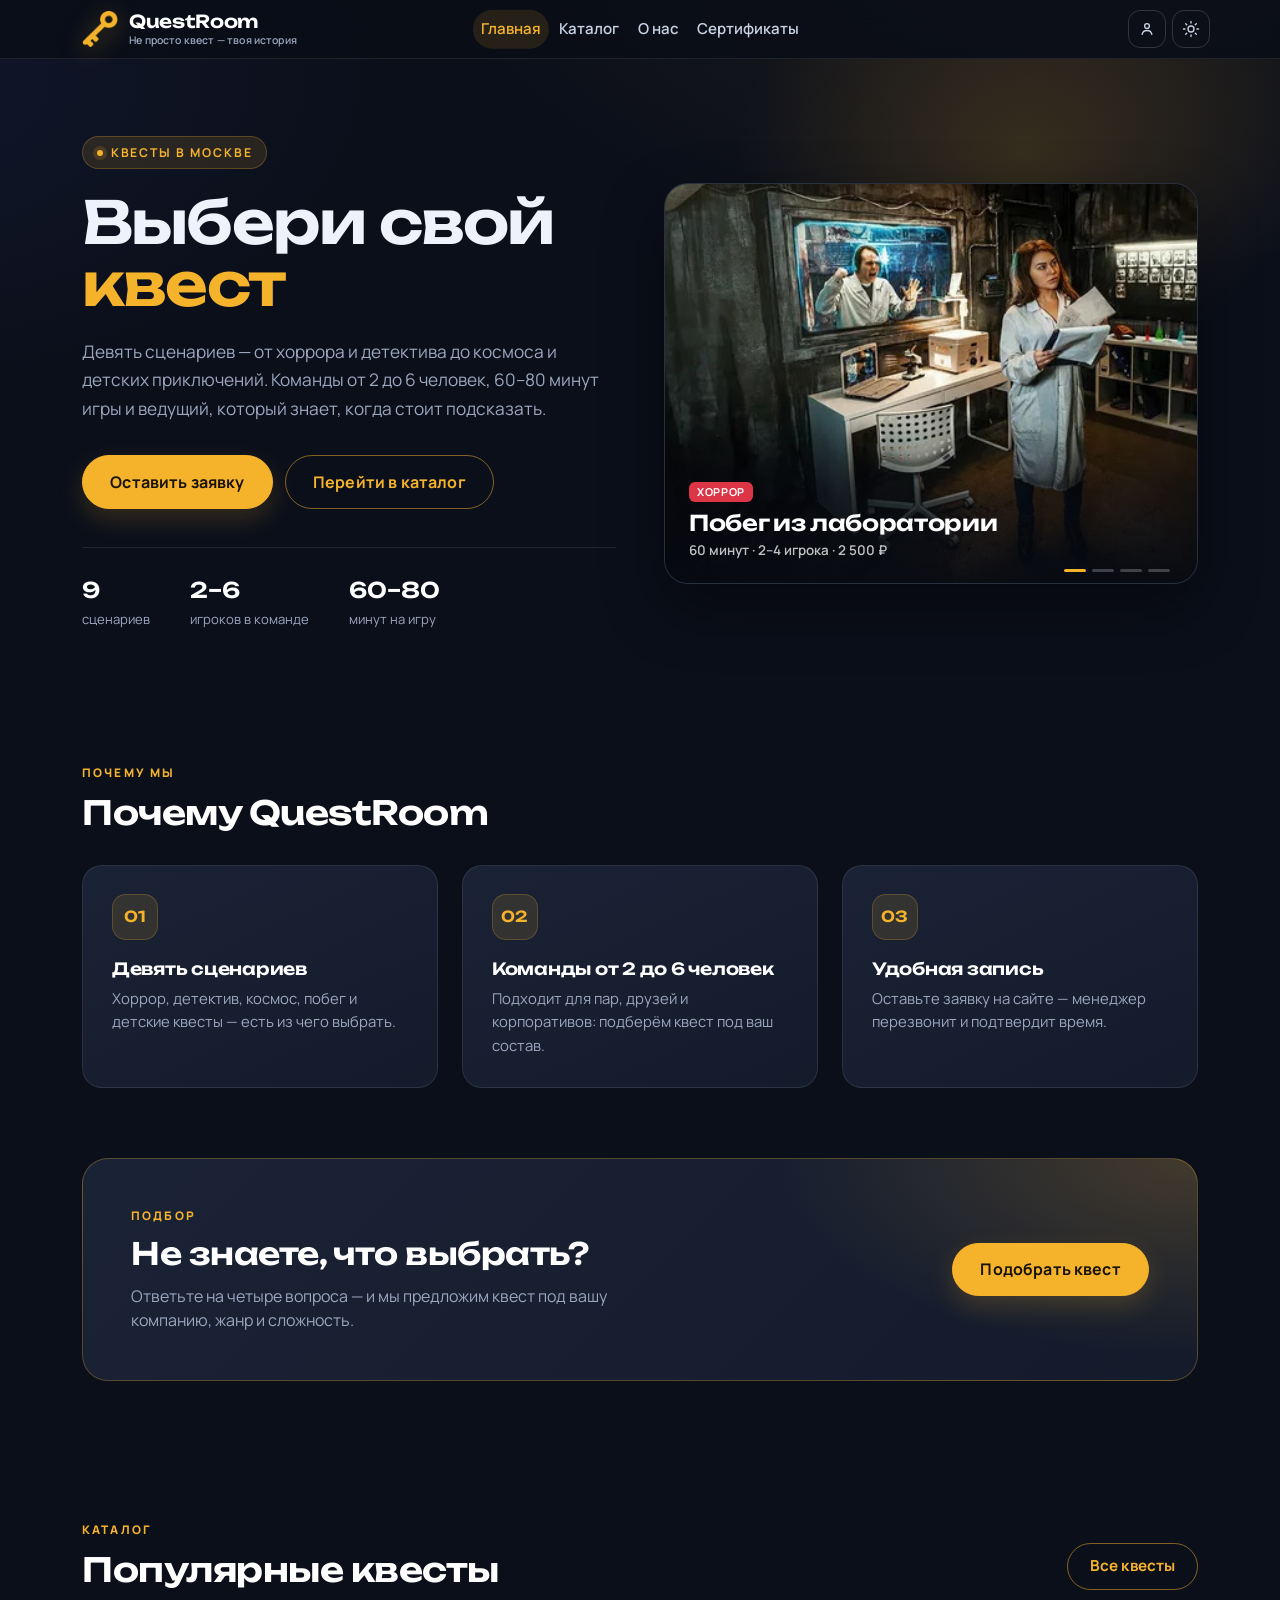
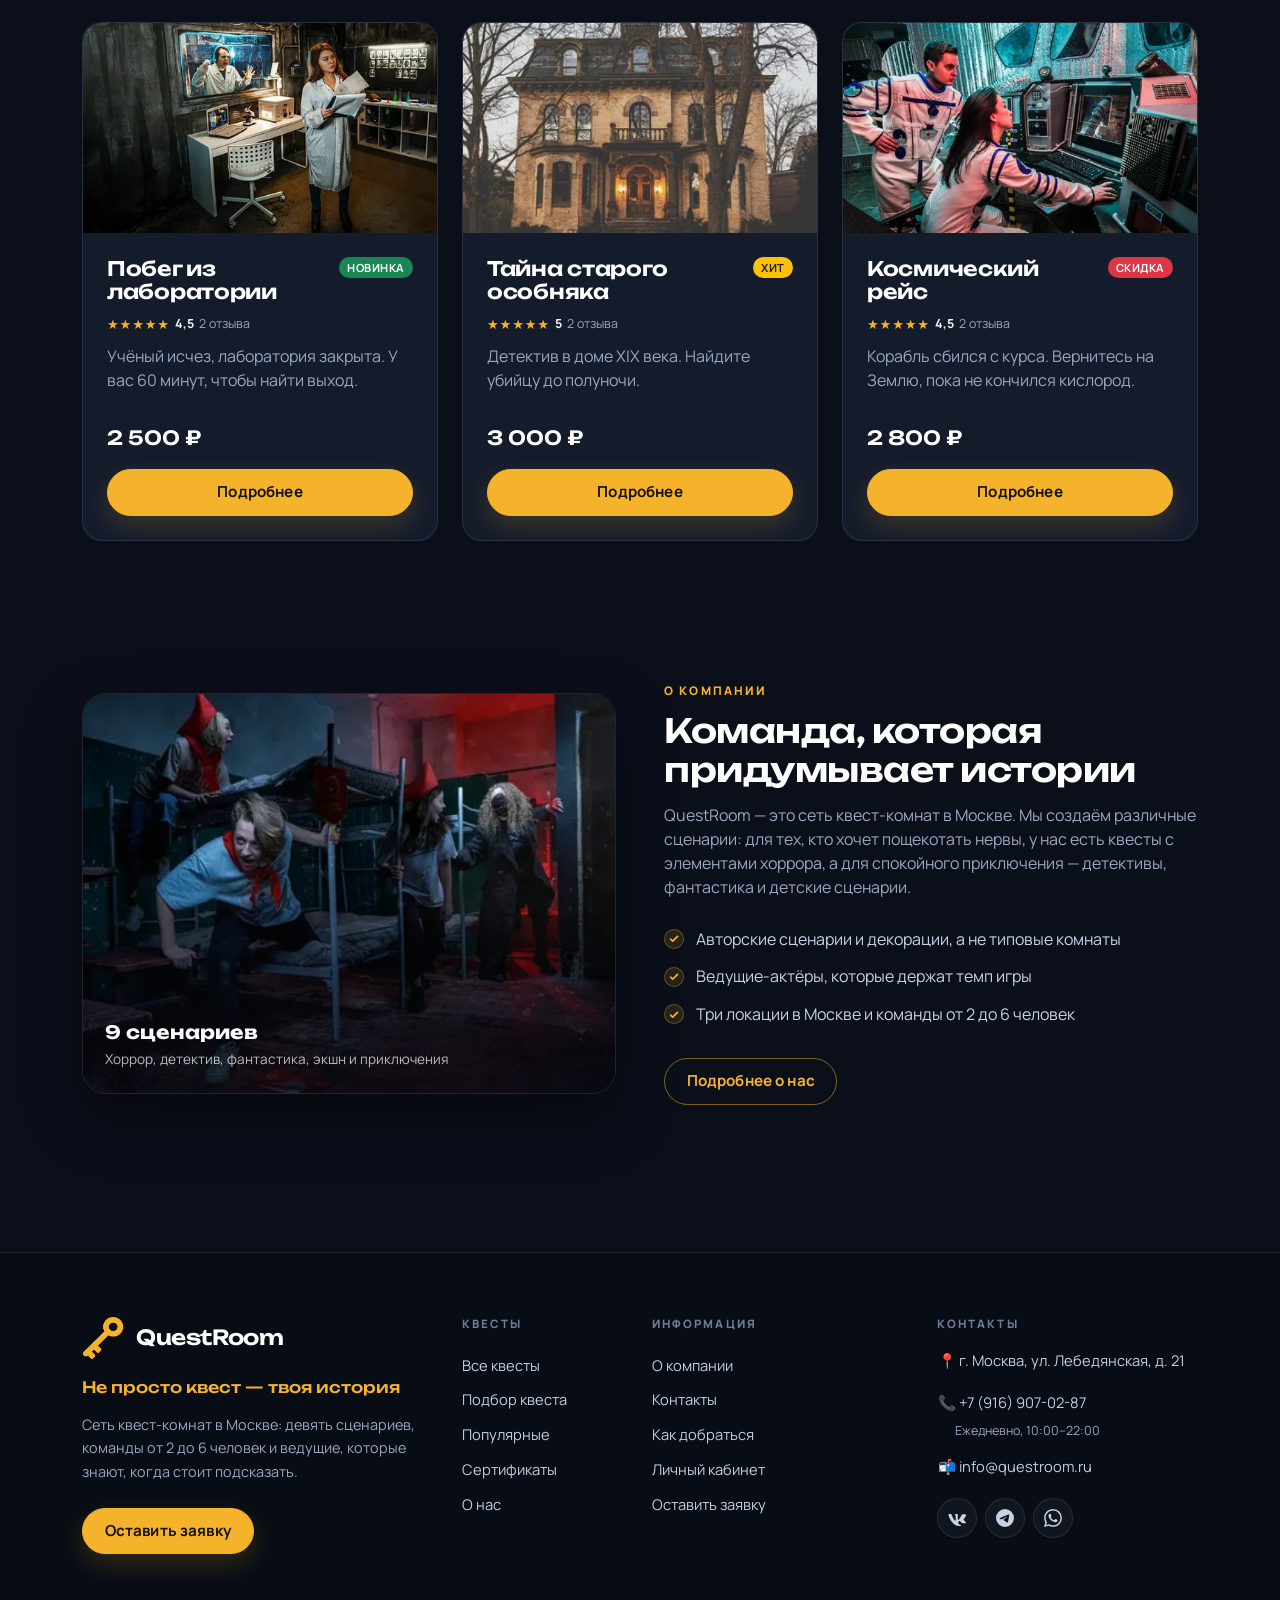
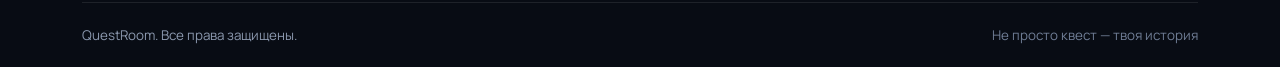
<file: index.html>
<!DOCTYPE html>
<html lang="ru" data-bs-theme="dark">
<head>
  <meta charset="UTF-8">
  <meta name="viewport" content="width=device-width, initial-scale=1.0">
  <title>QuestRoom — квесты в Москве</title>
  <meta name="description" content="QuestRoom — сеть квест-комнат в Москве. Девять сценариев: хоррор, детективы, фантастика и приключения. Оставьте заявку онлайн.">
  <script>
    (function () {
      try {
        var savedTheme = localStorage.getItem('qr_theme');
        if (savedTheme === 'light' || savedTheme === 'dark') {
          document.documentElement.setAttribute('data-bs-theme', savedTheme);
        }
      } catch (error) { /* localStorage недоступен */ }
    })();
  </script>
  <link rel="preconnect" href="https://fonts.googleapis.com">
  <link rel="preconnect" href="https://fonts.gstatic.com" crossorigin>
  <link href="https://fonts.googleapis.com/css2?family=Manrope:wght@400;500;600;700;800&family=Unbounded:wght@500;600;700&display=swap" rel="stylesheet">
  <link href="vendor/bootstrap/css/bootstrap.min.css" rel="stylesheet">
  <link rel="stylesheet" href="css/custom.css">
</head>
<body>

  <!-- Шапка -->
  <header class="site-header">
    <nav class="navbar navbar-expand-lg site-nav" aria-label="Основная навигация">
      <div class="container navbar-container">

        <a class="navbar-brand" href="index.html">
          <img src="images/quest-logo-gold.png" class="brand-logo" alt="" width="36" height="36">
          <span class="brand-text">
            <span class="brand-name">QuestRoom</span>
            <span class="brand-tagline">Не просто квест — твоя история</span>
          </span>
        </a>

        <div class="nav-actions">
          <a class="nav-icon-link" href="account.html" aria-label="Личный кабинет" title="Личный кабинет">
            <svg viewBox="0 0 24 24" fill="none" stroke="currentColor" stroke-width="1.8" stroke-linecap="round" stroke-linejoin="round" aria-hidden="true">
              <circle cx="12" cy="8" r="3.2"></circle>
              <path d="M5.5 19c.8-3.2 3.3-5 6.5-5s5.7 1.8 6.5 5"></path>
            </svg>
          </a>
          <button class="theme-toggle" id="themeToggle" type="button" aria-label="Включить светлую тему" aria-pressed="false" title="Включить светлую тему">
            <span class="theme-toggle__icon theme-toggle__sun" aria-hidden="true">
              <svg viewBox="0 0 24 24" fill="none" stroke="currentColor" stroke-width="1.8" stroke-linecap="round" stroke-linejoin="round">
                <circle cx="12" cy="12" r="4"></circle>
                <path d="M12 2v2M12 20v2M4.9 4.9l1.4 1.4M17.7 17.7l1.4 1.4M2 12h2M20 12h2M4.9 19.1l1.4-1.4M17.7 6.3l1.4-1.4"></path>
              </svg>
            </span>
            <span class="theme-toggle__icon theme-toggle__moon" aria-hidden="true">
              <svg viewBox="0 0 24 24" fill="none" stroke="currentColor" stroke-width="1.8" stroke-linecap="round" stroke-linejoin="round">
                <path d="M20.5 14.5A8.5 8.5 0 0 1 9.5 3.5a8.5 8.5 0 1 0 11 11Z"></path>
              </svg>
            </span>
          </button>
          <button class="navbar-toggler" type="button" data-bs-toggle="collapse" data-bs-target="#mainNavbar" aria-controls="mainNavbar" aria-expanded="false" aria-label="Переключить навигацию">
            <span class="navbar-toggler-icon"></span>
          </button>
        </div>

        <div class="collapse navbar-collapse" id="mainNavbar">
          <ul class="navbar-nav">
            <li class="nav-item"><a class="nav-link active" aria-current="page" href="index.html">Главная</a></li>
            <li class="nav-item"><a class="nav-link" href="catalog.html">Каталог</a></li>
            <li class="nav-item"><a class="nav-link" href="about.html">О нас</a></li>
            <li class="nav-item"><a class="nav-link" href="certificates.html">Сертификаты</a></li>
          </ul>
        </div>

      </div>
    </nav>
  </header>

  <main>

    <!-- Hero -->
    <section class="hero">
      <div class="container">
        <div class="row align-items-center g-4 g-lg-5">

          <div class="col-12 col-lg-6">
            <span class="hero-eyebrow">Квесты в Москве</span>
            <h1 class="display-title">Выбери свой <span class="accent">квест</span></h1>
            <p class="hero-subtitle">
              Девять сценариев — от хоррора и детектива до космоса и детских приключений.
              Команды от 2 до 6 человек, 60–80 минут игры и ведущий, который знает,
              когда стоит подсказать.
            </p>

            <div class="hero-actions">
              <a class="btn btn-primary btn-lg" href="order.html">Оставить заявку</a>
              <a class="btn btn-outline-primary btn-lg" href="catalog.html">Перейти в каталог</a>
            </div>

            <div class="hero-stats">
              <div>
                <strong>9</strong>
                <span>сценариев</span>
              </div>
              <div>
                <strong>2–6</strong>
                <span>игроков в команде</span>
              </div>
              <div>
                <strong>60–80</strong>
                <span>минут на игру</span>
              </div>
            </div>
          </div>

          <div class="col-12 col-lg-6">
            <div id="heroCarousel" class="carousel slide hero-carousel" data-bs-ride="carousel" data-bs-interval="4000" data-bs-pause="false">

              <div class="carousel-indicators">
                <button type="button" data-bs-target="#heroCarousel" data-bs-slide-to="0" class="active" aria-current="true" aria-label="Квест «Побег из лаборатории»"></button>
                <button type="button" data-bs-target="#heroCarousel" data-bs-slide-to="1" aria-label="Квест «Тайна старого особняка»"></button>
                <button type="button" data-bs-target="#heroCarousel" data-bs-slide-to="2" aria-label="Квест «Космический рейс»"></button>
                <button type="button" data-bs-target="#heroCarousel" data-bs-slide-to="3" aria-label="Квест «Проклятие фараона»"></button>
              </div>

              <div class="carousel-inner">
                <div class="carousel-item active">
                  <img src="images/quest-lab.jpg" class="d-block w-100" alt="Квест «Побег из лаборатории»">
                  <div class="carousel-caption">
                    <span class="badge bg-danger">Хоррор</span>
                    <h2>Побег из лаборатории</h2>
                    <p>60 минут · 2–4 игрока · 2 500 ₽</p>
                  </div>
                </div>
                <div class="carousel-item">
                  <img src="images/quest-mansion.jpg" class="d-block w-100" alt="Квест «Тайна старого особняка»">
                  <div class="carousel-caption">
                    <span class="badge bg-warning text-dark">Детектив</span>
                    <h2>Тайна старого особняка</h2>
                    <p>70 минут · 4–6 игроков · 3 000 ₽</p>
                  </div>
                </div>
                <div class="carousel-item">
                  <img src="images/quest-cosmo.jpg" class="d-block w-100" alt="Квест «Космический рейс»">
                  <div class="carousel-caption">
                    <span class="badge bg-info text-dark">Фантастика</span>
                    <h2>Космический рейс</h2>
                    <p>60 минут · 2–5 игроков · 2 800 ₽</p>
                  </div>
                </div>
                <div class="carousel-item">
                  <img src="images/quest-pharaoh.jpg" class="d-block w-100" alt="Квест «Проклятие фараона»">
                  <div class="carousel-caption">
                    <span class="badge bg-primary text-dark">Мистика</span>
                    <h2>Проклятие фараона</h2>
                    <p>75 минут · 4–6 игроков · 3 400 ₽</p>
                  </div>
                </div>
              </div>

              <button class="carousel-control-prev" type="button" data-bs-target="#heroCarousel" data-bs-slide="prev">
                <span class="carousel-control-prev-icon" aria-hidden="true"></span>
                <span class="visually-hidden">Предыдущий слайд</span>
              </button>
              <button class="carousel-control-next" type="button" data-bs-target="#heroCarousel" data-bs-slide="next">
                <span class="carousel-control-next-icon" aria-hidden="true"></span>
                <span class="visually-hidden">Следующий слайд</span>
              </button>

            </div>
          </div>

        </div>
      </div>
    </section>

    <!-- Преимущества -->
    <section class="section">
      <div class="container">
        <div class="section-head">
          <div>
            <span class="section-kicker">Почему мы</span>
            <h2 class="section-title">Почему QuestRoom</h2>
          </div>
        </div>

        <div class="row g-4">
          <div class="col-12 col-md-4 d-flex">
            <div class="feature-card">
              <span class="feature-number">01</span>
              <h3>Девять сценариев</h3>
              <p>Хоррор, детектив, космос, побег и детские квесты — есть из чего выбрать.</p>
            </div>
          </div>
          <div class="col-12 col-md-4 d-flex">
            <div class="feature-card">
              <span class="feature-number">02</span>
              <h3>Команды от 2 до 6 человек</h3>
              <p>Подходит для пар, друзей и корпоративов: подберём квест под ваш состав.</p>
            </div>
          </div>
          <div class="col-12 col-md-4 d-flex">
            <div class="feature-card">
              <span class="feature-number">03</span>
              <h3>Удобная запись</h3>
              <p>Оставьте заявку на сайте — менеджер перезвонит и подтвердит время.</p>
            </div>
          </div>
        </div>
      </div>
    </section>

    <!-- Подбор квеста -->
    <section class="section pt-0">
      <div class="container">
        <div class="cta-band">
          <div class="row align-items-center g-4">
            <div class="col-12 col-lg-8">
              <span class="section-kicker">Подбор</span>
              <h2>Не знаете, что выбрать?</h2>
              <p>Ответьте на четыре вопроса — и мы предложим квест под вашу компанию, жанр и сложность.</p>
            </div>
            <div class="col-12 col-lg-4 text-lg-end">
              <a class="btn btn-primary btn-lg" href="quiz.html">Подобрать квест</a>
            </div>
          </div>
        </div>
      </div>
    </section>

    <!-- Популярные квесты -->
    <section class="section" id="popular">
      <div class="container">
        <div class="section-head">
          <div>
            <span class="section-kicker">Каталог</span>
            <h2 class="section-title">Популярные квесты</h2>
          </div>
          <a class="btn btn-outline-primary" href="catalog.html">Все квесты</a>
        </div>

        <div class="row g-4">
          <div class="col-12 col-md-6 col-lg-4 d-flex">
            <div class="card quest-card h-100">
              <div class="card-img-wrap">
                <img src="images/quest-lab.jpg" class="card-img-top" alt="Квест «Побег из лаборатории»">
              </div>
              <div class="card-body d-flex flex-column">
                <div class="d-flex justify-content-between align-items-start gap-3 mb-2">
                  <h3 class="h5 card-title mb-0">Побег из лаборатории</h3>
                  <span class="badge bg-success">Новинка</span>
                </div>
                <p class="card-text text-muted">Учёный исчез, лаборатория закрыта. У вас 60 минут, чтобы найти выход.</p>
                <span class="price mt-auto pt-3">2 500 ₽</span>
                <a class="btn btn-primary w-100 mt-3" href="product.html?id=lab">Подробнее</a>
              </div>
            </div>
          </div>

          <div class="col-12 col-md-6 col-lg-4 d-flex">
            <div class="card quest-card h-100">
              <div class="card-img-wrap">
                <img src="images/quest-mansion.jpg" class="card-img-top" alt="Квест «Тайна старого особняка»">
              </div>
              <div class="card-body d-flex flex-column">
                <div class="d-flex justify-content-between align-items-start gap-3 mb-2">
                  <h3 class="h5 card-title mb-0">Тайна старого особняка</h3>
                  <span class="badge bg-warning text-dark">Хит</span>
                </div>
                <p class="card-text text-muted">Детектив в доме XIX века. Найдите убийцу до полуночи.</p>
                <span class="price mt-auto pt-3">3 000 ₽</span>
                <a class="btn btn-primary w-100 mt-3" href="product.html?id=mansion">Подробнее</a>
              </div>
            </div>
          </div>

          <div class="col-12 col-md-6 col-lg-4 d-flex">
            <div class="card quest-card h-100">
              <div class="card-img-wrap">
                <img src="images/quest-cosmo.jpg" class="card-img-top" alt="Квест «Космический рейс»">
              </div>
              <div class="card-body d-flex flex-column">
                <div class="d-flex justify-content-between align-items-start gap-3 mb-2">
                  <h3 class="h5 card-title mb-0">Космический рейс</h3>
                  <span class="badge bg-danger">Скидка</span>
                </div>
                <p class="card-text text-muted">Корабль сбился с курса. Вернитесь на Землю, пока не кончился кислород.</p>
                <span class="price mt-auto pt-3">2 800 ₽</span>
                <a class="btn btn-primary w-100 mt-3" href="product.html?id=cosmo">Подробнее</a>
              </div>
            </div>
          </div>
        </div>
      </div>
    </section>

    <!-- О компании -->
    <section class="section" id="about">
      <div class="container">
        <div class="row align-items-center g-4 g-lg-5">

          <div class="col-12 col-lg-6">
            <div class="about-media">
              <img src="images/quest-camp.jpg" alt="Квест-комната «Заброшенный лагерь»">
              <div class="about-media-caption">
                <strong>9 сценариев</strong>
                <span>Хоррор, детектив, фантастика, экшн и приключения</span>
              </div>
            </div>
          </div>

          <div class="col-12 col-lg-6">
            <span class="section-kicker">О компании</span>
            <h2 class="section-title">Команда, которая придумывает истории</h2>
            <p class="section-lead">
              QuestRoom — это сеть квест-комнат в Москве. Мы создаём различные сценарии:
              для тех, кто хочет пощекотать нервы, у нас есть квесты с элементами хоррора,
              а для спокойного приключения — детективы, фантастика и детские сценарии.
            </p>
            <ul class="check-list">
              <li>Авторские сценарии и декорации, а не типовые комнаты</li>
              <li>Ведущие-актёры, которые держат темп игры</li>
              <li>Три локации в Москве и команды от 2 до 6 человек</li>
            </ul>
            <a class="btn btn-outline-primary" href="about.html">Подробнее о нас</a>
          </div>

        </div>
      </div>
    </section>

  </main>

  <!-- Подвал -->
  <footer class="site-footer">
    <div class="container">
      <div class="row g-4 g-lg-4">

        <div class="col-12 col-lg-4">
          <a class="footer-brand" href="index.html">
            <img src="images/quest-logo-gold.png" alt="" width="42" height="42">
            <span class="brand-name">QuestRoom</span>
          </a>
          <p class="footer-slogan">Не просто квест — твоя история</p>
          <p class="footer-text">
            Сеть квест-комнат в Москве: девять сценариев, команды от 2 до 6 человек
            и ведущие, которые знают, когда стоит подсказать.
          </p>
          <a class="btn btn-primary" href="order.html">Оставить заявку</a>
        </div>

        <div class="col-6 col-lg-2">
          <h2 class="footer-title">Квесты</h2>
          <ul class="footer-links">
            <li><a href="catalog.html">Все квесты</a></li>
            <li><a href="quiz.html">Подбор квеста</a></li>
            <li><a href="index.html#popular">Популярные</a></li>
            <li><a href="certificates.html">Сертификаты</a></li>
            <li><a href="about.html">О нас</a></li>
          </ul>
        </div>

        <div class="col-6 col-lg-3">
          <h2 class="footer-title">Информация</h2>
          <ul class="footer-links">
            <li><a href="about.html">О компании</a></li>
            <li><a href="about.html#contacts">Контакты</a></li>
            <li><a href="about.html#map">Как добраться</a></li>
            <li><a href="account.html">Личный кабинет</a></li>
            <li><a href="order.html">Оставить заявку</a></li>
          </ul>
        </div>

        <div class="col-12 col-lg-3">
          <h2 class="footer-title">Контакты</h2>
          <address class="footer-address"><span class="footer-contact-emoji" aria-hidden="true">📍</span>г. Москва, ул. Лебедянская, д. 21</address>
          <ul class="footer-links mb-3">
            <li><a href="tel:+79169070287"><span class="footer-contact-emoji" aria-hidden="true">📞</span>+7 (916) 907-02-87</a></li>
            <li class="footer-hours">Ежедневно, 10:00–22:00</li>
            <li><a href="mailto:info@questroom.ru"><span class="footer-contact-emoji" aria-hidden="true">📬</span>info@questroom.ru</a></li>
          </ul>
          <ul class="socials">
            <li><a href="#" aria-label="ВКонтакте" title="ВКонтакте"><svg viewBox="0 0 24 24" fill="currentColor" aria-hidden="true"><path d="M13.162 18.994c.609 0 .858-.406.851-.915-.031-1.917.714-2.949 2.059-1.604 1.488 1.488 1.796 2.519 3.603 2.519h3.2c.808 0 1.126-.26 1.126-.668 0-.613-.678-1.503-1.651-2.475-.857-.857-1.518-1.363-1.518-1.911 0-.474.291-.732.744-1.268 1.11-1.315 2.42-2.944 2.42-4.443 0-.871-.438-1.235-1.25-1.25h-3.2c-.716 0-1.043.375-1.22.795 0 0-1.433 3.484-3.463 5.748-.657.657-.956.866-1.315.866-.188 0-.469-.211-.469-.817V7.619c0-.75-.219-1.078-.844-1.078H9.843c-.469 0-.75.344-.75.672 0 .708 1.063.871 1.172 2.86v4.309c0 .93-.169 1.098-.528 1.098-.963 0-3.303-3.525-4.692-7.564-.272-.789-.544-1.11-1.263-1.11H1.582c-.797 0-.956.375-.956.795 0 .779 1.02 4.628 4.743 9.723 2.478 3.55 5.972 5.47 9.153 5.47h3.64z"/></svg></a></li>
            <li><a href="#" aria-label="Telegram" title="Telegram"><svg viewBox="0 0 24 24" fill="currentColor" aria-hidden="true"><path d="M11.944 0A12 12 0 0 0 0 12a12 12 0 0 0 12 12 12 12 0 0 0 12-12A12 12 0 0 0 12 0a12 12 0 0 0-.056 0zm4.962 7.224c.1-.002.321.023.465.14a.506.506 0 0 1 .171.325c.016.093.036.306.02.472-.18 1.898-.962 6.502-1.36 8.627-.168.9-.499 1.201-.82 1.23-.696.065-1.225-.46-1.9-.902-1.056-.693-1.653-1.124-2.678-1.8-1.185-.78-.417-1.21.258-1.91.177-.184 3.247-2.977 3.307-3.23.007-.032.014-.15-.056-.212s-.174-.041-.249-.024c-.106.024-1.793 1.14-5.061 3.345-.48.33-.913.49-1.302.48-.428-.008-1.252-.241-1.865-.44-.752-.245-1.349-.374-1.297-.789.027-.216.325-.437.893-.663 3.498-1.524 5.83-2.529 6.998-3.014 3.332-1.386 4.025-1.627 4.476-1.635z"/></svg></a></li>
            <li><a href="#" aria-label="WhatsApp" title="WhatsApp"><svg viewBox="0 0 24 24" fill="currentColor" aria-hidden="true"><path d="M17.472 14.382c-.297-.149-1.758-.867-2.03-.967-.273-.099-.471-.148-.67.15-.197.297-.767.966-.94 1.164-.173.199-.347.223-.644.075-.297-.15-1.255-.463-2.39-1.475-.883-.788-1.48-1.761-1.653-2.059-.173-.297-.018-.458.13-.606.134-.133.298-.347.446-.52.149-.174.198-.298.298-.497.099-.198.05-.371-.025-.52-.075-.149-.669-1.612-.916-2.207-.242-.579-.487-.5-.669-.51-.173-.008-.371-.01-.57-.01-.198 0-.52.074-.792.372-.272.297-1.04 1.016-1.04 2.479 0 1.462 1.065 2.875 1.213 3.074.149.198 2.096 3.2 5.077 4.487.709.306 1.262.489 1.694.625.712.227 1.36.195 1.871.118.571-.085 1.758-.719 2.006-1.413.248-.694.248-1.289.173-1.413-.074-.124-.272-.198-.57-.347m-5.421 7.403h-.004a9.87 9.87 0 0 1-5.031-1.378l-.361-.214-3.741.982.998-3.648-.235-.374a9.86 9.86 0 0 1-1.51-5.26c.001-5.45 4.436-9.884 9.888-9.884 2.64 0 5.122 1.03 6.988 2.898a9.825 9.825 0 0 1 2.893 6.994c-.003 5.45-4.437 9.884-9.885 9.884m8.413-18.297A11.815 11.815 0 0 0 12.05 0C5.495 0 .16 5.335.157 11.892c0 2.096.547 4.142 1.588 5.945L0 24l6.305-1.654a11.882 11.882 0 0 0 5.683 1.448h.005c6.554 0 11.89-5.335 11.893-11.893a11.821 11.821 0 0 0-3.48-8.413z"/></svg></a></li>
          </ul>
        </div>

      </div>

      <div class="footer-bottom">
        <p>QuestRoom. Все права защищены.</p>
        <p class="footer-tagline">Не просто квест — твоя история</p>
      </div>
    </div>
  </footer>

  <button type="button" class="position-fixed" id="backToTop" style="bottom: 24px; right: 24px; z-index: 1050;" aria-label="Наверх">
    🧩
  </button>

  <script src="js/quests.js"></script>
  <script src="js/store.js"></script>
  <script src="js/theme.js"></script>
  <script src="vendor/bootstrap/js/bootstrap.bundle.min.js"></script>
  <script src="js/custom.js"></script>
  <script src="js/ratings.js"></script>

</body>
</html>
</file>
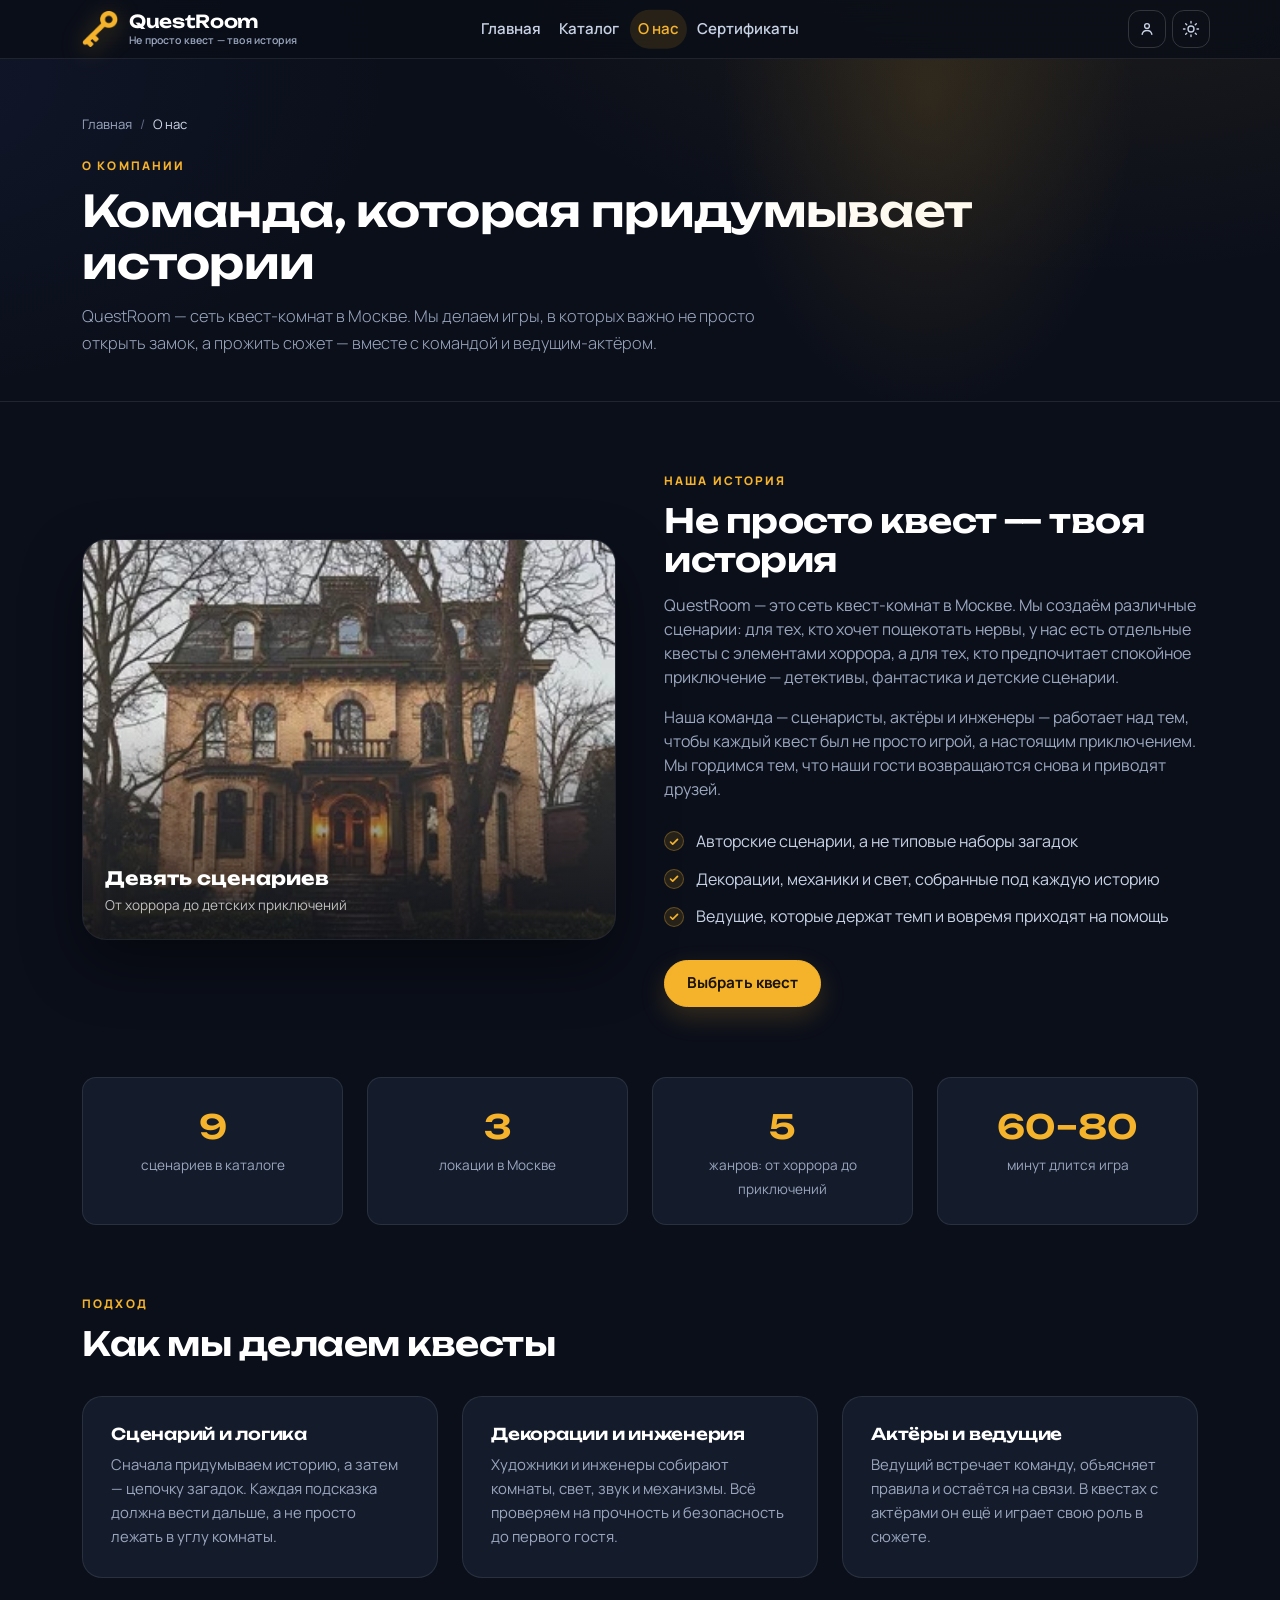
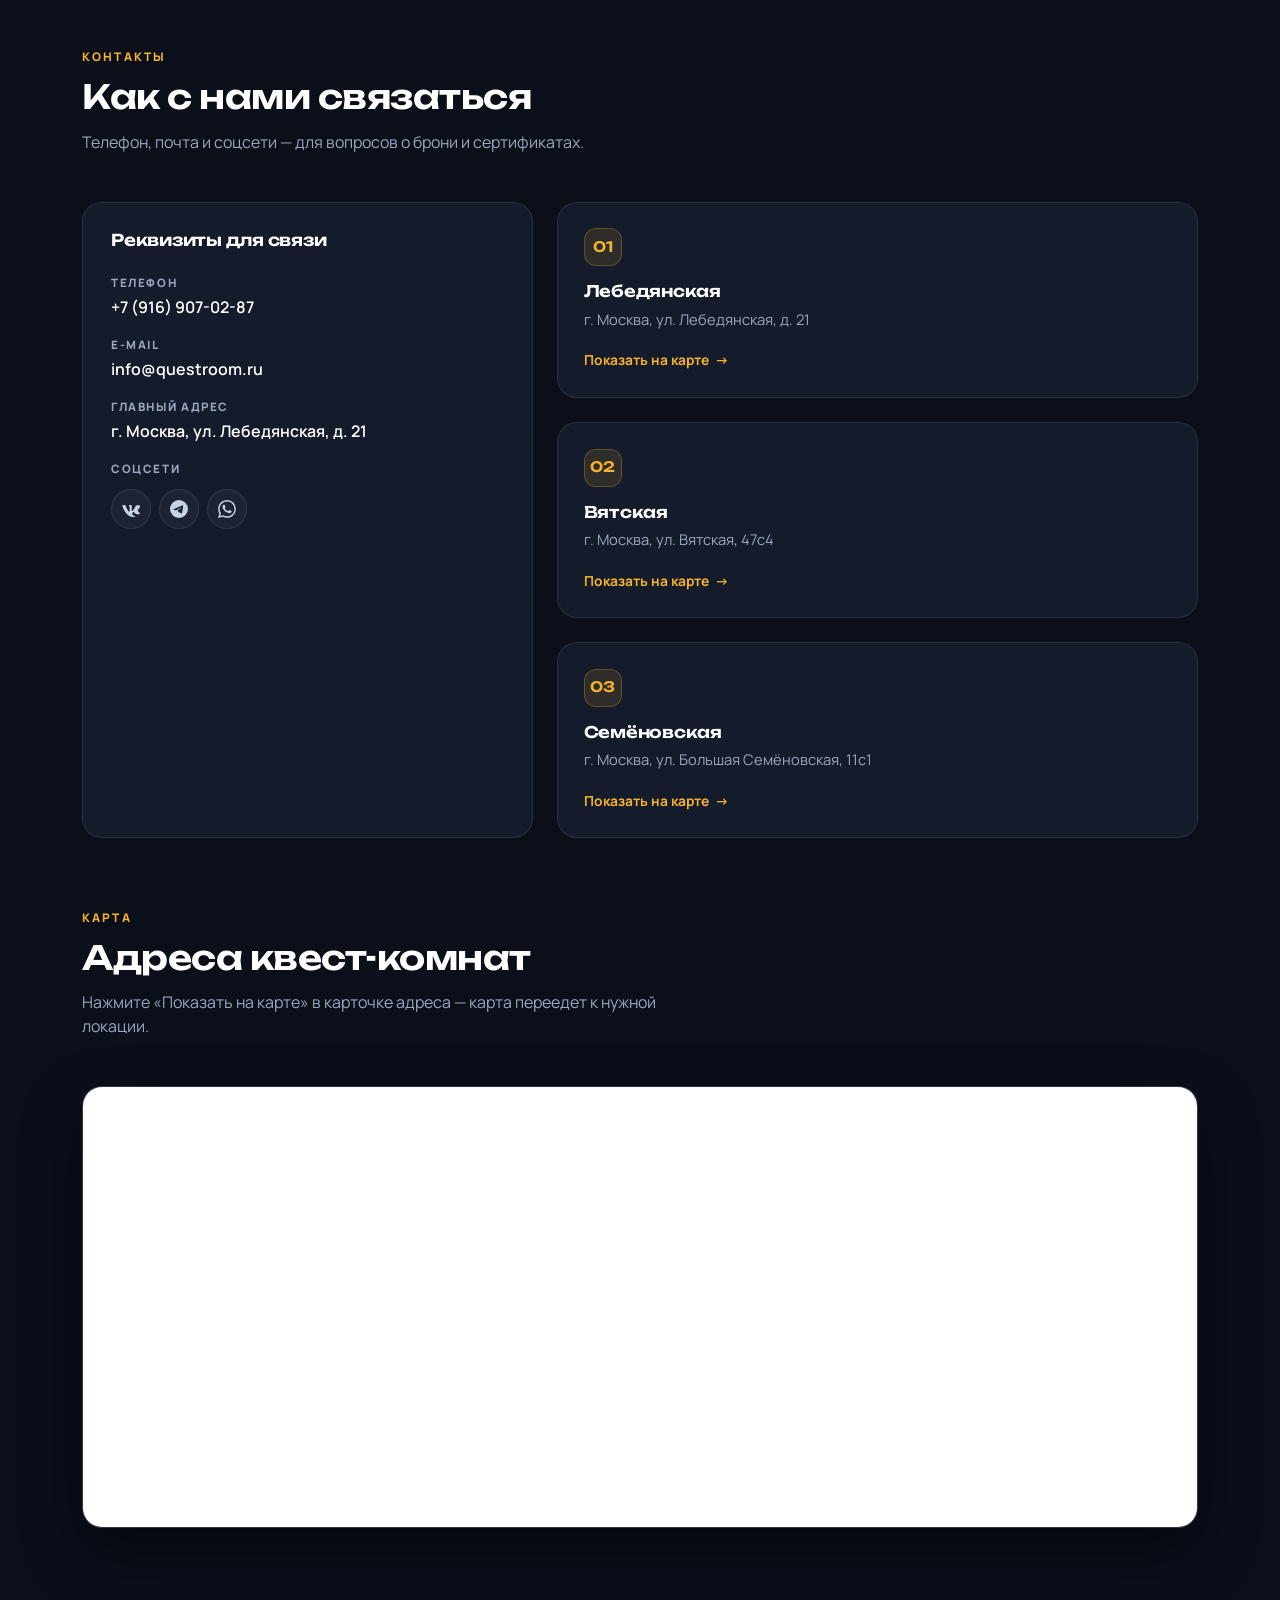
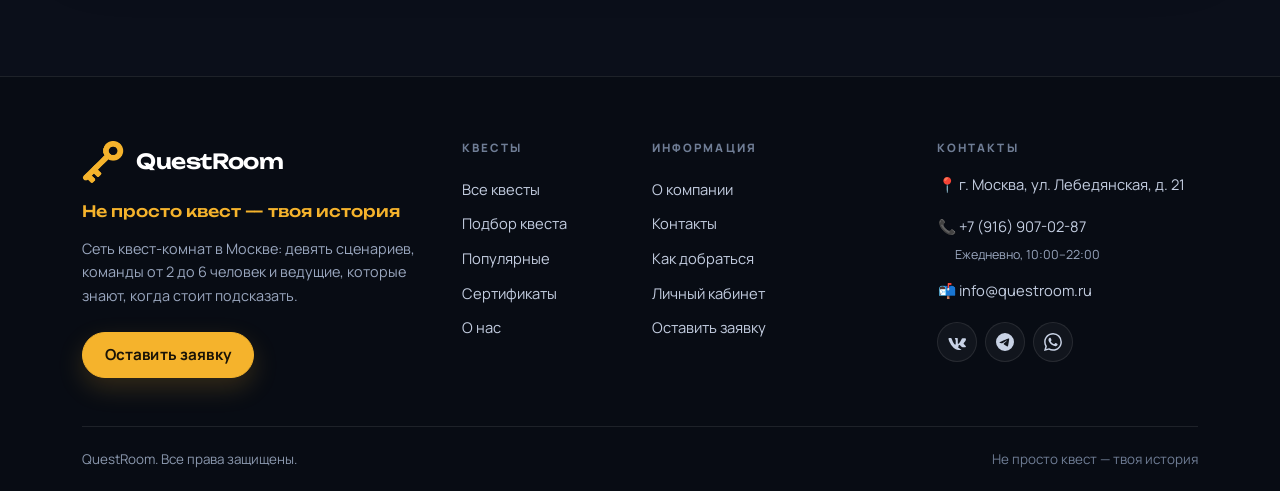
<file: about.html>
<!DOCTYPE html>
<html lang="ru" data-bs-theme="dark">
<head>
  <meta charset="UTF-8">
  <meta name="viewport" content="width=device-width, initial-scale=1.0">
  <title>О компании — QuestRoom</title>
  <meta name="description" content="О компании QuestRoom: история, команда, адреса квест-комнат в Москве, контакты и карта.">
  <script>
    (function () {
      try {
        var savedTheme = localStorage.getItem('qr_theme');
        if (savedTheme === 'light' || savedTheme === 'dark') {
          document.documentElement.setAttribute('data-bs-theme', savedTheme);
        }
      } catch (error) { /* localStorage недоступен */ }
    })();
  </script>
  <link rel="preconnect" href="https://fonts.googleapis.com">
  <link rel="preconnect" href="https://fonts.gstatic.com" crossorigin>
  <link href="https://fonts.googleapis.com/css2?family=Manrope:wght@400;500;600;700;800&family=Unbounded:wght@500;600;700&display=swap" rel="stylesheet">
  <link href="vendor/bootstrap/css/bootstrap.min.css" rel="stylesheet">
  <link rel="stylesheet" href="css/custom.css">
</head>
<body>

  <!-- Шапка -->
  <header class="site-header">
    <nav class="navbar navbar-expand-lg site-nav" aria-label="Основная навигация">
      <div class="container navbar-container">

        <a class="navbar-brand" href="index.html">
          <img src="images/quest-logo-gold.png" class="brand-logo" alt="" width="36" height="36">
          <span class="brand-text">
            <span class="brand-name">QuestRoom</span>
            <span class="brand-tagline">Не просто квест — твоя история</span>
          </span>
        </a>

        <div class="nav-actions">
          <a class="nav-icon-link" href="account.html" aria-label="Личный кабинет" title="Личный кабинет">
            <svg viewBox="0 0 24 24" fill="none" stroke="currentColor" stroke-width="1.8" stroke-linecap="round" stroke-linejoin="round" aria-hidden="true">
              <circle cx="12" cy="8" r="3.2"></circle>
              <path d="M5.5 19c.8-3.2 3.3-5 6.5-5s5.7 1.8 6.5 5"></path>
            </svg>
          </a>
          <button class="theme-toggle" id="themeToggle" type="button" aria-label="Включить светлую тему" aria-pressed="false" title="Включить светлую тему">
            <span class="theme-toggle__icon theme-toggle__sun" aria-hidden="true">
              <svg viewBox="0 0 24 24" fill="none" stroke="currentColor" stroke-width="1.8" stroke-linecap="round" stroke-linejoin="round">
                <circle cx="12" cy="12" r="4"></circle>
                <path d="M12 2v2M12 20v2M4.9 4.9l1.4 1.4M17.7 17.7l1.4 1.4M2 12h2M20 12h2M4.9 19.1l1.4-1.4M17.7 6.3l1.4-1.4"></path>
              </svg>
            </span>
            <span class="theme-toggle__icon theme-toggle__moon" aria-hidden="true">
              <svg viewBox="0 0 24 24" fill="none" stroke="currentColor" stroke-width="1.8" stroke-linecap="round" stroke-linejoin="round">
                <path d="M20.5 14.5A8.5 8.5 0 0 1 9.5 3.5a8.5 8.5 0 1 0 11 11Z"></path>
              </svg>
            </span>
          </button>
          <button class="navbar-toggler" type="button" data-bs-toggle="collapse" data-bs-target="#mainNavbar" aria-controls="mainNavbar" aria-expanded="false" aria-label="Переключить навигацию">
            <span class="navbar-toggler-icon"></span>
          </button>
        </div>

        <div class="collapse navbar-collapse" id="mainNavbar">
          <ul class="navbar-nav">
            <li class="nav-item"><a class="nav-link" href="index.html">Главная</a></li>
            <li class="nav-item"><a class="nav-link" href="catalog.html">Каталог</a></li>
            <li class="nav-item"><a class="nav-link active" aria-current="page" href="about.html">О нас</a></li>
            <li class="nav-item"><a class="nav-link" href="certificates.html">Сертификаты</a></li>
          </ul>
        </div>

      </div>
    </nav>
  </header>

  <section class="page-hero">
    <div class="container">
      <nav aria-label="breadcrumb">
        <ol class="breadcrumb">
          <li class="breadcrumb-item"><a href="index.html">Главная</a></li>
          <li class="breadcrumb-item active" aria-current="page">О нас</li>
        </ol>
      </nav>

      <span class="section-kicker">О компании</span>
      <h1>Команда, которая придумывает истории</h1>
      <p class="lead">
        QuestRoom — сеть квест-комнат в Москве. Мы делаем игры, в которых важно не просто
        открыть замок, а прожить сюжет — вместе с командой и ведущим-актёром.
      </p>
    </div>
  </section>

  <main>

    <!-- История компании -->
    <section class="section">
      <div class="container">
        <div class="row align-items-center g-4 g-lg-5">

          <div class="col-12 col-lg-6">
            <div class="about-media">
              <img src="images/quest-mansion.jpg" alt="Квест-комната «Тайна старого особняка»">
              <div class="about-media-caption">
                <strong>Девять сценариев</strong>
                <span>От хоррора до детских приключений</span>
              </div>
            </div>
          </div>

          <div class="col-12 col-lg-6">
            <span class="section-kicker">Наша история</span>
            <h2 class="section-title">Не просто квест — твоя история</h2>
            <p class="section-lead">
              QuestRoom — это сеть квест-комнат в Москве. Мы создаём различные сценарии:
              для тех, кто хочет пощекотать нервы, у нас есть отдельные квесты с элементами
              хоррора, а для тех, кто предпочитает спокойное приключение — детективы,
              фантастика и детские сценарии.
            </p>
            <p class="text-muted">
              Наша команда — сценаристы, актёры и инженеры — работает над тем, чтобы каждый
              квест был не просто игрой, а настоящим приключением. Мы гордимся тем, что наши
              гости возвращаются снова и приводят друзей.
            </p>
            <ul class="check-list">
              <li>Авторские сценарии, а не типовые наборы загадок</li>
              <li>Декорации, механики и свет, собранные под каждую историю</li>
              <li>Ведущие, которые держат темп и вовремя приходят на помощь</li>
            </ul>
            <a class="btn btn-primary" href="catalog.html">Выбрать квест</a>
          </div>

        </div>
      </div>
    </section>

    <!-- Цифры -->
    <section class="section pt-0">
      <div class="container">
        <div class="row g-4">
          <div class="col-6 col-lg-3">
            <div class="stat-card">
              <strong>9</strong>
              <span>сценариев в каталоге</span>
            </div>
          </div>
          <div class="col-6 col-lg-3">
            <div class="stat-card">
              <strong>3</strong>
              <span>локации в Москве</span>
            </div>
          </div>
          <div class="col-6 col-lg-3">
            <div class="stat-card">
              <strong>5</strong>
              <span>жанров: от хоррора до приключений</span>
            </div>
          </div>
          <div class="col-6 col-lg-3">
            <div class="stat-card">
              <strong>60–80</strong>
              <span>минут длится игра</span>
            </div>
          </div>
        </div>
      </div>
    </section>

    <!-- Как мы работаем -->
    <section class="section pt-0">
      <div class="container">
        <div class="section-head">
          <div>
            <span class="section-kicker">Подход</span>
            <h2 class="section-title">Как мы делаем квесты</h2>
          </div>
        </div>

        <div class="row g-4">
          <div class="col-12 col-md-4 d-flex">
            <div class="info-card">
              <h3>Сценарий и логика</h3>
              <p>
                Сначала придумываем историю, а затем — цепочку загадок. Каждая подсказка
                должна вести дальше, а не просто лежать в углу комнаты.
              </p>
            </div>
          </div>
          <div class="col-12 col-md-4 d-flex">
            <div class="info-card">
              <h3>Декорации и инженерия</h3>
              <p>
                Художники и инженеры собирают комнаты, свет, звук и механизмы. Всё
                проверяем на прочность и безопасность до первого гостя.
              </p>
            </div>
          </div>
          <div class="col-12 col-md-4 d-flex">
            <div class="info-card">
              <h3>Актёры и ведущие</h3>
              <p>
                Ведущий встречает команду, объясняет правила и остаётся на связи.
                В квестах с актёрами он ещё и играет свою роль в сюжете.
              </p>
            </div>
          </div>
        </div>
      </div>
    </section>

    <!-- Контакты и адреса -->
    <section class="section pt-0" id="contacts">
      <div class="container">
        <div class="section-head">
          <div>
            <span class="section-kicker">Контакты</span>
            <h2 class="section-title">Как с нами связаться</h2>
            <p class="section-lead">Телефон, почта и соцсети — для вопросов о брони и сертификатах.</p>
          </div>
        </div>

        <div class="row g-4">

          <div class="col-12 col-lg-5">
            <div class="info-card">
              <h3>Реквизиты для связи</h3>
              <ul class="contact-list mt-4">
                <li>
                  <span class="contact-label">Телефон</span>
                  <a href="tel:+79169070287">+7 (916) 907-02-87</a>
                </li>
                <li>
                  <span class="contact-label">E-mail</span>
                  <a href="mailto:info@questroom.ru">info@questroom.ru</a>
                </li>
                <li>
                  <span class="contact-label">Главный адрес</span>
                  <span>г. Москва, ул. Лебедянская, д. 21</span>
                </li>
                <li>
                  <span class="contact-label">Соцсети</span>
                  <ul class="socials mt-2">
                    <li><a href="#" aria-label="ВКонтакте" title="ВКонтакте"><svg viewBox="0 0 24 24" fill="currentColor" aria-hidden="true"><path d="M13.162 18.994c.609 0 .858-.406.851-.915-.031-1.917.714-2.949 2.059-1.604 1.488 1.488 1.796 2.519 3.603 2.519h3.2c.808 0 1.126-.26 1.126-.668 0-.613-.678-1.503-1.651-2.475-.857-.857-1.518-1.363-1.518-1.911 0-.474.291-.732.744-1.268 1.11-1.315 2.42-2.944 2.42-4.443 0-.871-.438-1.235-1.25-1.25h-3.2c-.716 0-1.043.375-1.22.795 0 0-1.433 3.484-3.463 5.748-.657.657-.956.866-1.315.866-.188 0-.469-.211-.469-.817V7.619c0-.75-.219-1.078-.844-1.078H9.843c-.469 0-.75.344-.75.672 0 .708 1.063.871 1.172 2.86v4.309c0 .93-.169 1.098-.528 1.098-.963 0-3.303-3.525-4.692-7.564-.272-.789-.544-1.11-1.263-1.11H1.582c-.797 0-.956.375-.956.795 0 .779 1.02 4.628 4.743 9.723 2.478 3.55 5.972 5.47 9.153 5.47h3.64z"/></svg></a></li>
                    <li><a href="#" aria-label="Telegram" title="Telegram"><svg viewBox="0 0 24 24" fill="currentColor" aria-hidden="true"><path d="M11.944 0A12 12 0 0 0 0 12a12 12 0 0 0 12 12 12 12 0 0 0 12-12A12 12 0 0 0 12 0a12 12 0 0 0-.056 0zm4.962 7.224c.1-.002.321.023.465.14a.506.506 0 0 1 .171.325c.016.093.036.306.02.472-.18 1.898-.962 6.502-1.36 8.627-.168.9-.499 1.201-.82 1.23-.696.065-1.225-.46-1.9-.902-1.056-.693-1.653-1.124-2.678-1.8-1.185-.78-.417-1.21.258-1.91.177-.184 3.247-2.977 3.307-3.23.007-.032.014-.15-.056-.212s-.174-.041-.249-.024c-.106.024-1.793 1.14-5.061 3.345-.48.33-.913.49-1.302.48-.428-.008-1.252-.241-1.865-.44-.752-.245-1.349-.374-1.297-.789.027-.216.325-.437.893-.663 3.498-1.524 5.83-2.529 6.998-3.014 3.332-1.386 4.025-1.627 4.476-1.635z"/></svg></a></li>
                    <li><a href="#" aria-label="WhatsApp" title="WhatsApp"><svg viewBox="0 0 24 24" fill="currentColor" aria-hidden="true"><path d="M17.472 14.382c-.297-.149-1.758-.867-2.03-.967-.273-.099-.471-.148-.67.15-.197.297-.767.966-.94 1.164-.173.199-.347.223-.644.075-.297-.15-1.255-.463-2.39-1.475-.883-.788-1.48-1.761-1.653-2.059-.173-.297-.018-.458.13-.606.134-.133.298-.347.446-.52.149-.174.198-.298.298-.497.099-.198.05-.371-.025-.52-.075-.149-.669-1.612-.916-2.207-.242-.579-.487-.5-.669-.51-.173-.008-.371-.01-.57-.01-.198 0-.52.074-.792.372-.272.297-1.04 1.016-1.04 2.479 0 1.462 1.065 2.875 1.213 3.074.149.198 2.096 3.2 5.077 4.487.709.306 1.262.489 1.694.625.712.227 1.36.195 1.871.118.571-.085 1.758-.719 2.006-1.413.248-.694.248-1.289.173-1.413-.074-.124-.272-.198-.57-.347m-5.421 7.403h-.004a9.87 9.87 0 0 1-5.031-1.378l-.361-.214-3.741.982.998-3.648-.235-.374a9.86 9.86 0 0 1-1.51-5.26c.001-5.45 4.436-9.884 9.888-9.884 2.64 0 5.122 1.03 6.988 2.898a9.825 9.825 0 0 1 2.893 6.994c-.003 5.45-4.437 9.884-9.885 9.884m8.413-18.297A11.815 11.815 0 0 0 12.05 0C5.495 0 .16 5.335.157 11.892c0 2.096.547 4.142 1.588 5.945L0 24l6.305-1.654a11.882 11.882 0 0 0 5.683 1.448h.005c6.554 0 11.89-5.335 11.893-11.893a11.821 11.821 0 0 0-3.48-8.413z"/></svg></a></li>
                  </ul>
                </li>
              </ul>
            </div>
          </div>

          <div class="col-12 col-lg-7">
            <!-- Адреса и координаты локаций: дополните или замените при необходимости -->
            <div class="row g-4">

              <div class="col-12">
                <div class="location-card">
                  <span class="location-number">01</span>
                  <h3>Лебедянская</h3>
                  <address>г. Москва, ул. Лебедянская, д. 21</address>
                  <button type="button" class="link-accent" data-map-lat="55.6328" data-map-lon="37.7416" data-map-zoom="16">
                    Показать на карте <span aria-hidden="true">→</span>
                  </button>
                </div>
              </div>

              <div class="col-12">
                <div class="location-card">
                  <span class="location-number">02</span>
                  <h3>Вятская</h3>
                  <address>г. Москва, ул. Вятская, 47с4</address>
                  <button type="button" class="link-accent" data-map-lat="55.8018" data-map-lon="37.5757" data-map-zoom="16">
                    Показать на карте <span aria-hidden="true">→</span>
                  </button>
                </div>
              </div>

              <div class="col-12">
                <div class="location-card">
                  <span class="location-number">03</span>
                  <h3>Семёновская</h3>
                  <address>г. Москва, ул. Большая Семёновская, 11с1</address>
                  <button type="button" class="link-accent" data-map-lat="55.7828" data-map-lon="37.7043" data-map-zoom="16">
                    Показать на карте <span aria-hidden="true">→</span>
                  </button>
                </div>
              </div>

            </div>
          </div>

        </div>
      </div>
    </section>

    <!-- Карта -->
    <section class="section pt-0" id="map">
      <div class="container">
        <div class="section-head">
          <div>
            <span class="section-kicker">Карта</span>
            <h2 class="section-title">Адреса квест-комнат</h2>
            <p class="section-lead">Нажмите «Показать на карте» в карточке адреса — карта переедет к нужной локации.</p>
          </div>
        </div>

        <div class="map-frame">
          <iframe
            id="quest-map"
            src="https://yandex.ru/map-widget/v1/?ll=37.665%2C55.695&amp;z=11&amp;pt=37.7416%2C55.6328%2Cpm2rdm~37.5757%2C55.8018%2Cpm2rdm~37.7043%2C55.7828%2Cpm2rdm"
            title="Карта квест-комнат QuestRoom в Москве"
            allowfullscreen
          ></iframe>
        </div>
      </div>
    </section>

  </main>

  <!-- Подвал -->
  <footer class="site-footer">
    <div class="container">
      <div class="row g-4 g-lg-4">

        <div class="col-12 col-lg-4">
          <a class="footer-brand" href="index.html">
            <img src="images/quest-logo-gold.png" alt="" width="42" height="42">
            <span class="brand-name">QuestRoom</span>
          </a>
          <p class="footer-slogan">Не просто квест — твоя история</p>
          <p class="footer-text">
            Сеть квест-комнат в Москве: девять сценариев, команды от 2 до 6 человек
            и ведущие, которые знают, когда стоит подсказать.
          </p>
          <a class="btn btn-primary" href="order.html">Оставить заявку</a>
        </div>

        <div class="col-6 col-lg-2">
          <h2 class="footer-title">Квесты</h2>
          <ul class="footer-links">
            <li><a href="catalog.html">Все квесты</a></li>
            <li><a href="quiz.html">Подбор квеста</a></li>
            <li><a href="index.html#popular">Популярные</a></li>
            <li><a href="certificates.html">Сертификаты</a></li>
            <li><a href="about.html">О нас</a></li>
          </ul>
        </div>

        <div class="col-6 col-lg-3">
          <h2 class="footer-title">Информация</h2>
          <ul class="footer-links">
            <li><a href="about.html">О компании</a></li>
            <li><a href="about.html#contacts">Контакты</a></li>
            <li><a href="about.html#map">Как добраться</a></li>
            <li><a href="account.html">Личный кабинет</a></li>
            <li><a href="order.html">Оставить заявку</a></li>
          </ul>
        </div>

        <div class="col-12 col-lg-3">
          <h2 class="footer-title">Контакты</h2>
          <address class="footer-address"><span class="footer-contact-emoji" aria-hidden="true">📍</span>г. Москва, ул. Лебедянская, д. 21</address>
          <ul class="footer-links mb-3">
            <li><a href="tel:+79169070287"><span class="footer-contact-emoji" aria-hidden="true">📞</span>+7 (916) 907-02-87</a></li>
            <li class="footer-hours">Ежедневно, 10:00–22:00</li>
            <li><a href="mailto:info@questroom.ru"><span class="footer-contact-emoji" aria-hidden="true">📬</span>info@questroom.ru</a></li>
          </ul>
          <ul class="socials">
            <li><a href="#" aria-label="ВКонтакте" title="ВКонтакте"><svg viewBox="0 0 24 24" fill="currentColor" aria-hidden="true"><path d="M13.162 18.994c.609 0 .858-.406.851-.915-.031-1.917.714-2.949 2.059-1.604 1.488 1.488 1.796 2.519 3.603 2.519h3.2c.808 0 1.126-.26 1.126-.668 0-.613-.678-1.503-1.651-2.475-.857-.857-1.518-1.363-1.518-1.911 0-.474.291-.732.744-1.268 1.11-1.315 2.42-2.944 2.42-4.443 0-.871-.438-1.235-1.25-1.25h-3.2c-.716 0-1.043.375-1.22.795 0 0-1.433 3.484-3.463 5.748-.657.657-.956.866-1.315.866-.188 0-.469-.211-.469-.817V7.619c0-.75-.219-1.078-.844-1.078H9.843c-.469 0-.75.344-.75.672 0 .708 1.063.871 1.172 2.86v4.309c0 .93-.169 1.098-.528 1.098-.963 0-3.303-3.525-4.692-7.564-.272-.789-.544-1.11-1.263-1.11H1.582c-.797 0-.956.375-.956.795 0 .779 1.02 4.628 4.743 9.723 2.478 3.55 5.972 5.47 9.153 5.47h3.64z"/></svg></a></li>
            <li><a href="#" aria-label="Telegram" title="Telegram"><svg viewBox="0 0 24 24" fill="currentColor" aria-hidden="true"><path d="M11.944 0A12 12 0 0 0 0 12a12 12 0 0 0 12 12 12 12 0 0 0 12-12A12 12 0 0 0 12 0a12 12 0 0 0-.056 0zm4.962 7.224c.1-.002.321.023.465.14a.506.506 0 0 1 .171.325c.016.093.036.306.02.472-.18 1.898-.962 6.502-1.36 8.627-.168.9-.499 1.201-.82 1.23-.696.065-1.225-.46-1.9-.902-1.056-.693-1.653-1.124-2.678-1.8-1.185-.78-.417-1.21.258-1.91.177-.184 3.247-2.977 3.307-3.23.007-.032.014-.15-.056-.212s-.174-.041-.249-.024c-.106.024-1.793 1.14-5.061 3.345-.48.33-.913.49-1.302.48-.428-.008-1.252-.241-1.865-.44-.752-.245-1.349-.374-1.297-.789.027-.216.325-.437.893-.663 3.498-1.524 5.83-2.529 6.998-3.014 3.332-1.386 4.025-1.627 4.476-1.635z"/></svg></a></li>
            <li><a href="#" aria-label="WhatsApp" title="WhatsApp"><svg viewBox="0 0 24 24" fill="currentColor" aria-hidden="true"><path d="M17.472 14.382c-.297-.149-1.758-.867-2.03-.967-.273-.099-.471-.148-.67.15-.197.297-.767.966-.94 1.164-.173.199-.347.223-.644.075-.297-.15-1.255-.463-2.39-1.475-.883-.788-1.48-1.761-1.653-2.059-.173-.297-.018-.458.13-.606.134-.133.298-.347.446-.52.149-.174.198-.298.298-.497.099-.198.05-.371-.025-.52-.075-.149-.669-1.612-.916-2.207-.242-.579-.487-.5-.669-.51-.173-.008-.371-.01-.57-.01-.198 0-.52.074-.792.372-.272.297-1.04 1.016-1.04 2.479 0 1.462 1.065 2.875 1.213 3.074.149.198 2.096 3.2 5.077 4.487.709.306 1.262.489 1.694.625.712.227 1.36.195 1.871.118.571-.085 1.758-.719 2.006-1.413.248-.694.248-1.289.173-1.413-.074-.124-.272-.198-.57-.347m-5.421 7.403h-.004a9.87 9.87 0 0 1-5.031-1.378l-.361-.214-3.741.982.998-3.648-.235-.374a9.86 9.86 0 0 1-1.51-5.26c.001-5.45 4.436-9.884 9.888-9.884 2.64 0 5.122 1.03 6.988 2.898a9.825 9.825 0 0 1 2.893 6.994c-.003 5.45-4.437 9.884-9.885 9.884m8.413-18.297A11.815 11.815 0 0 0 12.05 0C5.495 0 .16 5.335.157 11.892c0 2.096.547 4.142 1.588 5.945L0 24l6.305-1.654a11.882 11.882 0 0 0 5.683 1.448h.005c6.554 0 11.89-5.335 11.893-11.893a11.821 11.821 0 0 0-3.48-8.413z"/></svg></a></li>
          </ul>
        </div>

      </div>

      <div class="footer-bottom">
        <p>QuestRoom. Все права защищены.</p>
        <p class="footer-tagline">Не просто квест — твоя история</p>
      </div>
    </div>
  </footer>

  <button type="button" class="position-fixed" id="backToTop" style="bottom: 24px; right: 24px; z-index: 1050;" aria-label="Наверх">
    🧩
  </button>

  <script src="js/theme.js"></script>
  <script src="vendor/bootstrap/js/bootstrap.bundle.min.js"></script>
  <script src="js/custom.js"></script>
  <script src="js/about.js"></script>
</body>
</html>
</file>
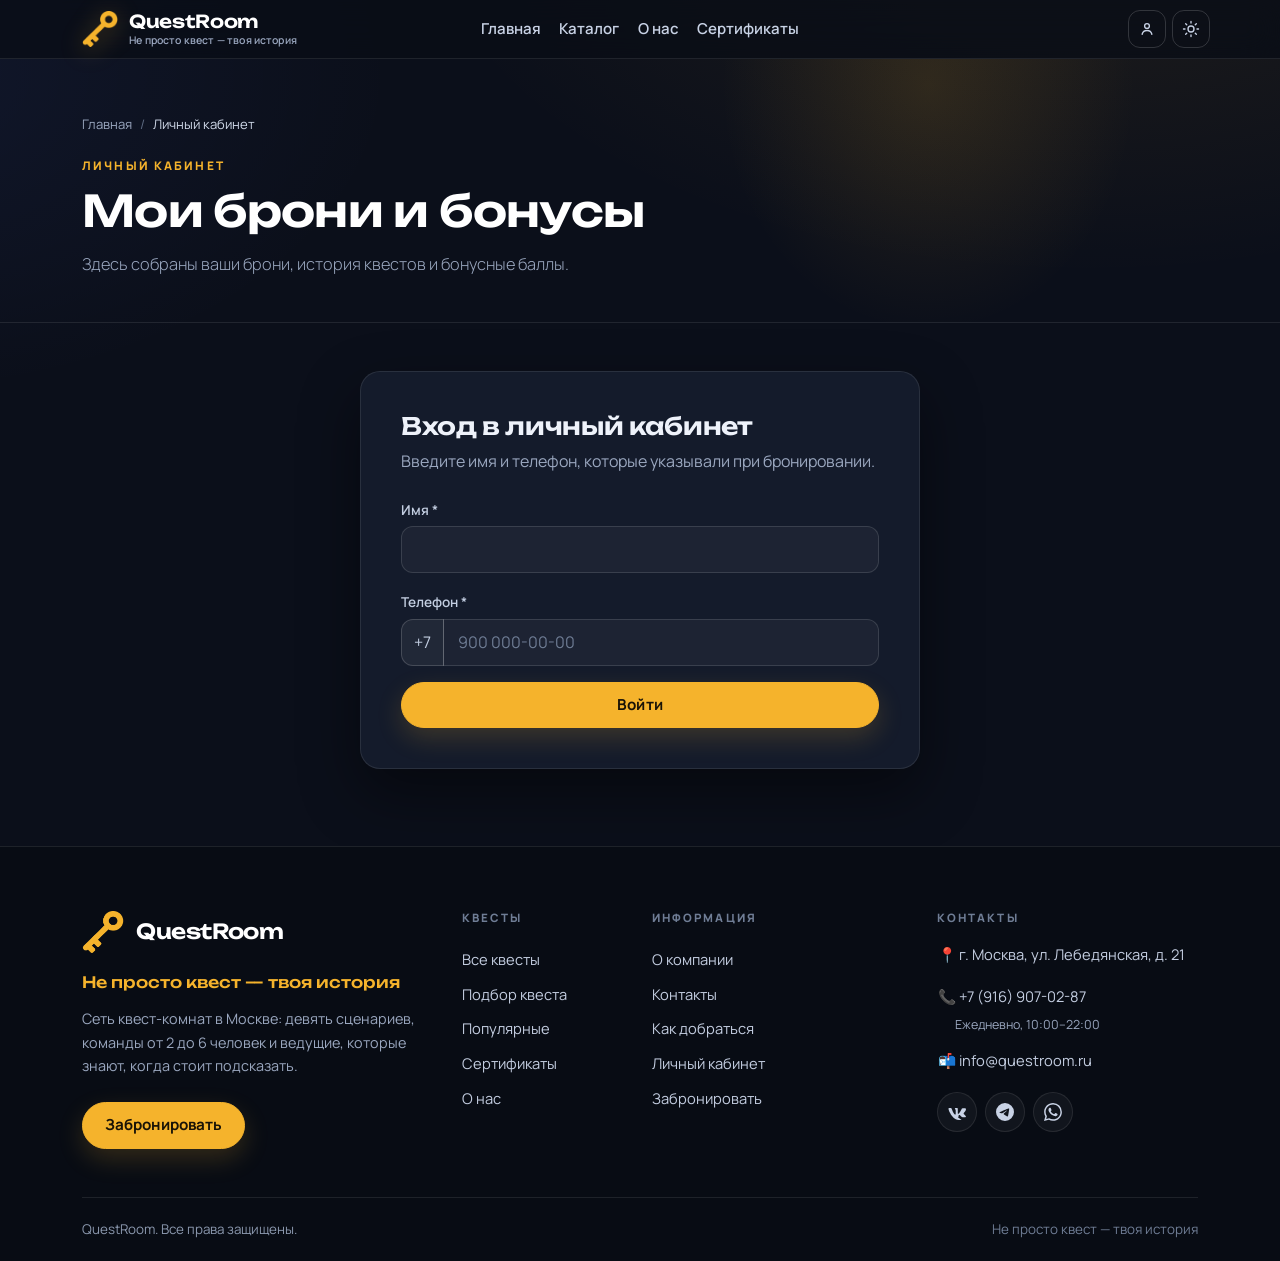
<file: account.html>
<!DOCTYPE html>
<html lang="ru" data-bs-theme="dark">
<head>
  <meta charset="UTF-8">
  <meta name="viewport" content="width=device-width, initial-scale=1.0">
  <title>Личный кабинет — QuestRoom</title>
  <meta name="description" content="Личный кабинет QuestRoom: мои брони, история квестов и бонусные баллы.">
  <script>
    (function () {
      try {
        var savedTheme = localStorage.getItem('qr_theme');
        if (savedTheme === 'light' || savedTheme === 'dark') {
          document.documentElement.setAttribute('data-bs-theme', savedTheme);
        }
      } catch (error) { /* localStorage недоступен */ }
    })();
  </script>
  <link rel="preconnect" href="https://fonts.googleapis.com">
  <link rel="preconnect" href="https://fonts.gstatic.com" crossorigin>
  <link href="https://fonts.googleapis.com/css2?family=Manrope:wght@400;500;600;700;800&family=Unbounded:wght@500;600;700&display=swap" rel="stylesheet">
  <link href="vendor/bootstrap/css/bootstrap.min.css" rel="stylesheet">
  <link rel="stylesheet" href="css/custom.css">
</head>
<body>

  <!-- Шапка -->
  <header class="site-header">
    <nav class="navbar navbar-expand-lg site-nav" aria-label="Основная навигация">
      <div class="container navbar-container">

        <a class="navbar-brand" href="index.html">
          <img src="images/quest-logo-gold.png" class="brand-logo" alt="" width="36" height="36">
          <span class="brand-text">
            <span class="brand-name">QuestRoom</span>
            <span class="brand-tagline">Не просто квест — твоя история</span>
          </span>
        </a>

        <div class="nav-actions">
          <a class="nav-icon-link" href="account.html" aria-label="Личный кабинет" title="Личный кабинет">
            <svg viewBox="0 0 24 24" fill="none" stroke="currentColor" stroke-width="1.8" stroke-linecap="round" stroke-linejoin="round" aria-hidden="true">
              <circle cx="12" cy="8" r="3.2"></circle>
              <path d="M5.5 19c.8-3.2 3.3-5 6.5-5s5.7 1.8 6.5 5"></path>
            </svg>
          </a>
          <button class="theme-toggle" id="themeToggle" type="button" aria-label="Включить светлую тему" aria-pressed="false" title="Включить светлую тему">
            <span class="theme-toggle__icon theme-toggle__sun" aria-hidden="true">
              <svg viewBox="0 0 24 24" fill="none" stroke="currentColor" stroke-width="1.8" stroke-linecap="round" stroke-linejoin="round">
                <circle cx="12" cy="12" r="4"></circle>
                <path d="M12 2v2M12 20v2M4.9 4.9l1.4 1.4M17.7 17.7l1.4 1.4M2 12h2M20 12h2M4.9 19.1l1.4-1.4M17.7 6.3l1.4-1.4"></path>
              </svg>
            </span>
            <span class="theme-toggle__icon theme-toggle__moon" aria-hidden="true">
              <svg viewBox="0 0 24 24" fill="none" stroke="currentColor" stroke-width="1.8" stroke-linecap="round" stroke-linejoin="round">
                <path d="M20.5 14.5A8.5 8.5 0 0 1 9.5 3.5a8.5 8.5 0 1 0 11 11Z"></path>
              </svg>
            </span>
          </button>
          <button class="navbar-toggler" type="button" data-bs-toggle="collapse" data-bs-target="#mainNavbar" aria-controls="mainNavbar" aria-expanded="false" aria-label="Переключить навигацию">
            <span class="navbar-toggler-icon"></span>
          </button>
        </div>

        <div class="collapse navbar-collapse" id="mainNavbar">
          <ul class="navbar-nav">
            <li class="nav-item"><a class="nav-link" href="index.html">Главная</a></li>
            <li class="nav-item"><a class="nav-link" href="catalog.html">Каталог</a></li>
            <li class="nav-item"><a class="nav-link" href="about.html">О нас</a></li>
            <li class="nav-item"><a class="nav-link" href="certificates.html">Сертификаты</a></li>
          </ul>
        </div>

      </div>
    </nav>
  </header>

  <section class="page-hero">
    <div class="container">
      <nav aria-label="breadcrumb">
        <ol class="breadcrumb">
          <li class="breadcrumb-item"><a href="index.html">Главная</a></li>
          <li class="breadcrumb-item active" aria-current="page">Личный кабинет</li>
        </ol>
      </nav>

      <span class="section-kicker">Личный кабинет</span>
      <h1>Мои брони и бонусы</h1>
      <p class="lead">Здесь собраны ваши брони, история квестов и бонусные баллы.</p>
    </div>
  </section>

  <main class="container my-4 my-lg-5">

    <!-- Вход -->
    <div id="accountLogin">
      <div class="account-login">
        <h2 class="h4 mb-2">Вход в личный кабинет</h2>
        <p class="text-muted mb-4">Введите имя и телефон, которые указывали при бронировании.</p>

        <div id="accountLoginError" class="alert alert-warning" role="alert" hidden></div>

        <form id="accountLoginForm" novalidate>
          <div class="mb-3">
            <label for="account-name" class="form-label">Имя *</label>
            <input id="account-name" name="name" type="text" class="form-control" required>
            <div class="invalid-feedback">Введите имя</div>
          </div>

          <div class="mb-3">
            <label for="account-phone" class="form-label">Телефон *</label>
            <div class="input-group">
              <span class="input-group-text">+7</span>
              <input
                id="account-phone"
                name="phone"
                type="tel"
                class="form-control"
                placeholder="900 000-00-00"
                pattern="\d{3}\s?\d{3}-?\d{2}-?\d{2}"
                maxlength="14"
                required
              >
            </div>
            <div class="invalid-feedback">Введите телефон в формате 900 000-00-00</div>
          </div>

          <button class="btn btn-primary w-100" type="submit">Войти</button>
        </form>

      </div>
    </div>

    <!-- Кабинет -->
    <div id="accountDashboard" hidden>
      <div class="account-header">
        <div>
          <h2 class="account-greeting">Привет, <span id="account-user-name">игрок</span></h2>
          <span class="profile-chip mt-2"><span id="account-user-phone"></span></span>
        </div>
        <button class="btn btn-outline-secondary" type="button" id="accountLogout">Выйти</button>
      </div>

      <div class="account-stats">
        <div class="account-stat">
          <strong id="account-bookings-count">0</strong>
          <span id="account-bookings-label">броней всего</span>
        </div>
        <div class="account-stat">
          <strong id="account-upcoming-count">0</strong>
          <span id="account-upcoming-label">предстоящих</span>
        </div>
        <div class="account-stat">
          <strong id="account-bonus-balance">0</strong>
          <span id="account-bonus-label">бонусных баллов</span>
        </div>
      </div>

      <ul class="nav nav-tabs account-tabs" id="accountTabs" role="tablist">
        <li class="nav-item" role="presentation">
          <button class="nav-link active" id="bookings-tab" data-bs-toggle="tab" data-bs-target="#tab-bookings" type="button" role="tab" aria-controls="tab-bookings" aria-selected="true">Мои брони</button>
        </li>
        <li class="nav-item" role="presentation">
          <button class="nav-link" id="bonus-tab" data-bs-toggle="tab" data-bs-target="#tab-bonus" type="button" role="tab" aria-controls="tab-bonus" aria-selected="false">Бонусы</button>
        </li>
      </ul>

      <div class="tab-content">
        <div class="tab-pane fade show active" id="tab-bookings" role="tabpanel" aria-labelledby="bookings-tab" tabindex="0">
          <div class="booking-list" id="bookingsList"></div>
        </div>

        <div class="tab-pane fade" id="tab-bonus" role="tabpanel" aria-labelledby="bonus-tab" tabindex="0">
          <div class="info-card">
            <h3>Бонусная программа</h3>
            <p>
              За каждую бронь начисляется 5% от её стоимости. Баллами можно оплатить часть
              следующего квеста — скажите об этом менеджеру при подтверждении.
            </p>
            <p class="mb-0">Сейчас на балансе: <strong id="bonus-total">0</strong> бонусов.</p>
          </div>
        </div>
      </div>

      <div class="mt-4">
        <a class="btn btn-primary" href="catalog.html">Забронировать ещё один квест</a>
      </div>
    </div>

  </main>

  <!-- Подвал -->
  <footer class="site-footer">
    <div class="container">
      <div class="row g-4 g-lg-4">

        <div class="col-12 col-lg-4">
          <a class="footer-brand" href="index.html">
            <img src="images/quest-logo-gold.png" alt="" width="42" height="42">
            <span class="brand-name">QuestRoom</span>
          </a>
          <p class="footer-slogan">Не просто квест — твоя история</p>
          <p class="footer-text">
            Сеть квест-комнат в Москве: девять сценариев, команды от 2 до 6 человек
            и ведущие, которые знают, когда стоит подсказать.
          </p>
          <a class="btn btn-primary" href="order.html">Забронировать</a>
        </div>

        <div class="col-6 col-lg-2">
          <h2 class="footer-title">Квесты</h2>
          <ul class="footer-links">
            <li><a href="catalog.html">Все квесты</a></li>
            <li><a href="quiz.html">Подбор квеста</a></li>
            <li><a href="index.html#popular">Популярные</a></li>
            <li><a href="certificates.html">Сертификаты</a></li>
            <li><a href="about.html">О нас</a></li>
          </ul>
        </div>

        <div class="col-6 col-lg-3">
          <h2 class="footer-title">Информация</h2>
          <ul class="footer-links">
            <li><a href="about.html">О компании</a></li>
            <li><a href="about.html#contacts">Контакты</a></li>
            <li><a href="about.html#map">Как добраться</a></li>
            <li><a href="account.html">Личный кабинет</a></li>
            <li><a href="order.html">Забронировать</a></li>
          </ul>
        </div>

        <div class="col-12 col-lg-3">
          <h2 class="footer-title">Контакты</h2>
          <address class="footer-address"><span class="footer-contact-emoji" aria-hidden="true">📍</span>г. Москва, ул. Лебедянская, д. 21</address>
          <ul class="footer-links mb-3">
            <li><a href="tel:+79169070287"><span class="footer-contact-emoji" aria-hidden="true">📞</span>+7 (916) 907-02-87</a></li>
            <li class="footer-hours">Ежедневно, 10:00–22:00</li>
            <li><a href="mailto:info@questroom.ru"><span class="footer-contact-emoji" aria-hidden="true">📬</span>info@questroom.ru</a></li>
          </ul>
          <ul class="socials">
            <li><a href="#" aria-label="ВКонтакте" title="ВКонтакте"><svg viewBox="0 0 24 24" fill="currentColor" aria-hidden="true"><path d="M13.162 18.994c.609 0 .858-.406.851-.915-.031-1.917.714-2.949 2.059-1.604 1.488 1.488 1.796 2.519 3.603 2.519h3.2c.808 0 1.126-.26 1.126-.668 0-.613-.678-1.503-1.651-2.475-.857-.857-1.518-1.363-1.518-1.911 0-.474.291-.732.744-1.268 1.11-1.315 2.42-2.944 2.42-4.443 0-.871-.438-1.235-1.25-1.25h-3.2c-.716 0-1.043.375-1.22.795 0 0-1.433 3.484-3.463 5.748-.657.657-.956.866-1.315.866-.188 0-.469-.211-.469-.817V7.619c0-.75-.219-1.078-.844-1.078H9.843c-.469 0-.75.344-.75.672 0 .708 1.063.871 1.172 2.86v4.309c0 .93-.169 1.098-.528 1.098-.963 0-3.303-3.525-4.692-7.564-.272-.789-.544-1.11-1.263-1.11H1.582c-.797 0-.956.375-.956.795 0 .779 1.02 4.628 4.743 9.723 2.478 3.55 5.972 5.47 9.153 5.47h3.64z"/></svg></a></li>
            <li><a href="#" aria-label="Telegram" title="Telegram"><svg viewBox="0 0 24 24" fill="currentColor" aria-hidden="true"><path d="M11.944 0A12 12 0 0 0 0 12a12 12 0 0 0 12 12 12 12 0 0 0 12-12A12 12 0 0 0 12 0a12 12 0 0 0-.056 0zm4.962 7.224c.1-.002.321.023.465.14a.506.506 0 0 1 .171.325c.016.093.036.306.02.472-.18 1.898-.962 6.502-1.36 8.627-.168.9-.499 1.201-.82 1.23-.696.065-1.225-.46-1.9-.902-1.056-.693-1.653-1.124-2.678-1.8-1.185-.78-.417-1.21.258-1.91.177-.184 3.247-2.977 3.307-3.23.007-.032.014-.15-.056-.212s-.174-.041-.249-.024c-.106.024-1.793 1.14-5.061 3.345-.48.33-.913.49-1.302.48-.428-.008-1.252-.241-1.865-.44-.752-.245-1.349-.374-1.297-.789.027-.216.325-.437.893-.663 3.498-1.524 5.83-2.529 6.998-3.014 3.332-1.386 4.025-1.627 4.476-1.635z"/></svg></a></li>
            <li><a href="#" aria-label="WhatsApp" title="WhatsApp"><svg viewBox="0 0 24 24" fill="currentColor" aria-hidden="true"><path d="M17.472 14.382c-.297-.149-1.758-.867-2.03-.967-.273-.099-.471-.148-.67.15-.197.297-.767.966-.94 1.164-.173.199-.347.223-.644.075-.297-.15-1.255-.463-2.39-1.475-.883-.788-1.48-1.761-1.653-2.059-.173-.297-.018-.458.13-.606.134-.133.298-.347.446-.52.149-.174.198-.298.298-.497.099-.198.05-.371-.025-.52-.075-.149-.669-1.612-.916-2.207-.242-.579-.487-.5-.669-.51-.173-.008-.371-.01-.57-.01-.198 0-.52.074-.792.372-.272.297-1.04 1.016-1.04 2.479 0 1.462 1.065 2.875 1.213 3.074.149.198 2.096 3.2 5.077 4.487.709.306 1.262.489 1.694.625.712.227 1.36.195 1.871.118.571-.085 1.758-.719 2.006-1.413.248-.694.248-1.289.173-1.413-.074-.124-.272-.198-.57-.347m-5.421 7.403h-.004a9.87 9.87 0 0 1-5.031-1.378l-.361-.214-3.741.982.998-3.648-.235-.374a9.86 9.86 0 0 1-1.51-5.26c.001-5.45 4.436-9.884 9.888-9.884 2.64 0 5.122 1.03 6.988 2.898a9.825 9.825 0 0 1 2.893 6.994c-.003 5.45-4.437 9.884-9.885 9.884m8.413-18.297A11.815 11.815 0 0 0 12.05 0C5.495 0 .16 5.335.157 11.892c0 2.096.547 4.142 1.588 5.945L0 24l6.305-1.654a11.882 11.882 0 0 0 5.683 1.448h.005c6.554 0 11.89-5.335 11.893-11.893a11.821 11.821 0 0 0-3.48-8.413z"/></svg></a></li>
          </ul>
        </div>

      </div>

      <div class="footer-bottom">
        <p>QuestRoom. Все права защищены.</p>
        <p class="footer-tagline">Не просто квест — твоя история</p>
      </div>
    </div>
  </footer>

  <button type="button" class="position-fixed" id="backToTop" style="bottom: 24px; right: 24px; z-index: 1050;" aria-label="Наверх">
    🧩
  </button>

  <script src="js/quests.js"></script>
  <script src="js/store.js"></script>
  <script src="js/theme.js"></script>
  <script src="vendor/bootstrap/js/bootstrap.bundle.min.js"></script>
  <script src="js/custom.js"></script>
  <script src="js/account.js"></script>

</body>
</html>
</file>
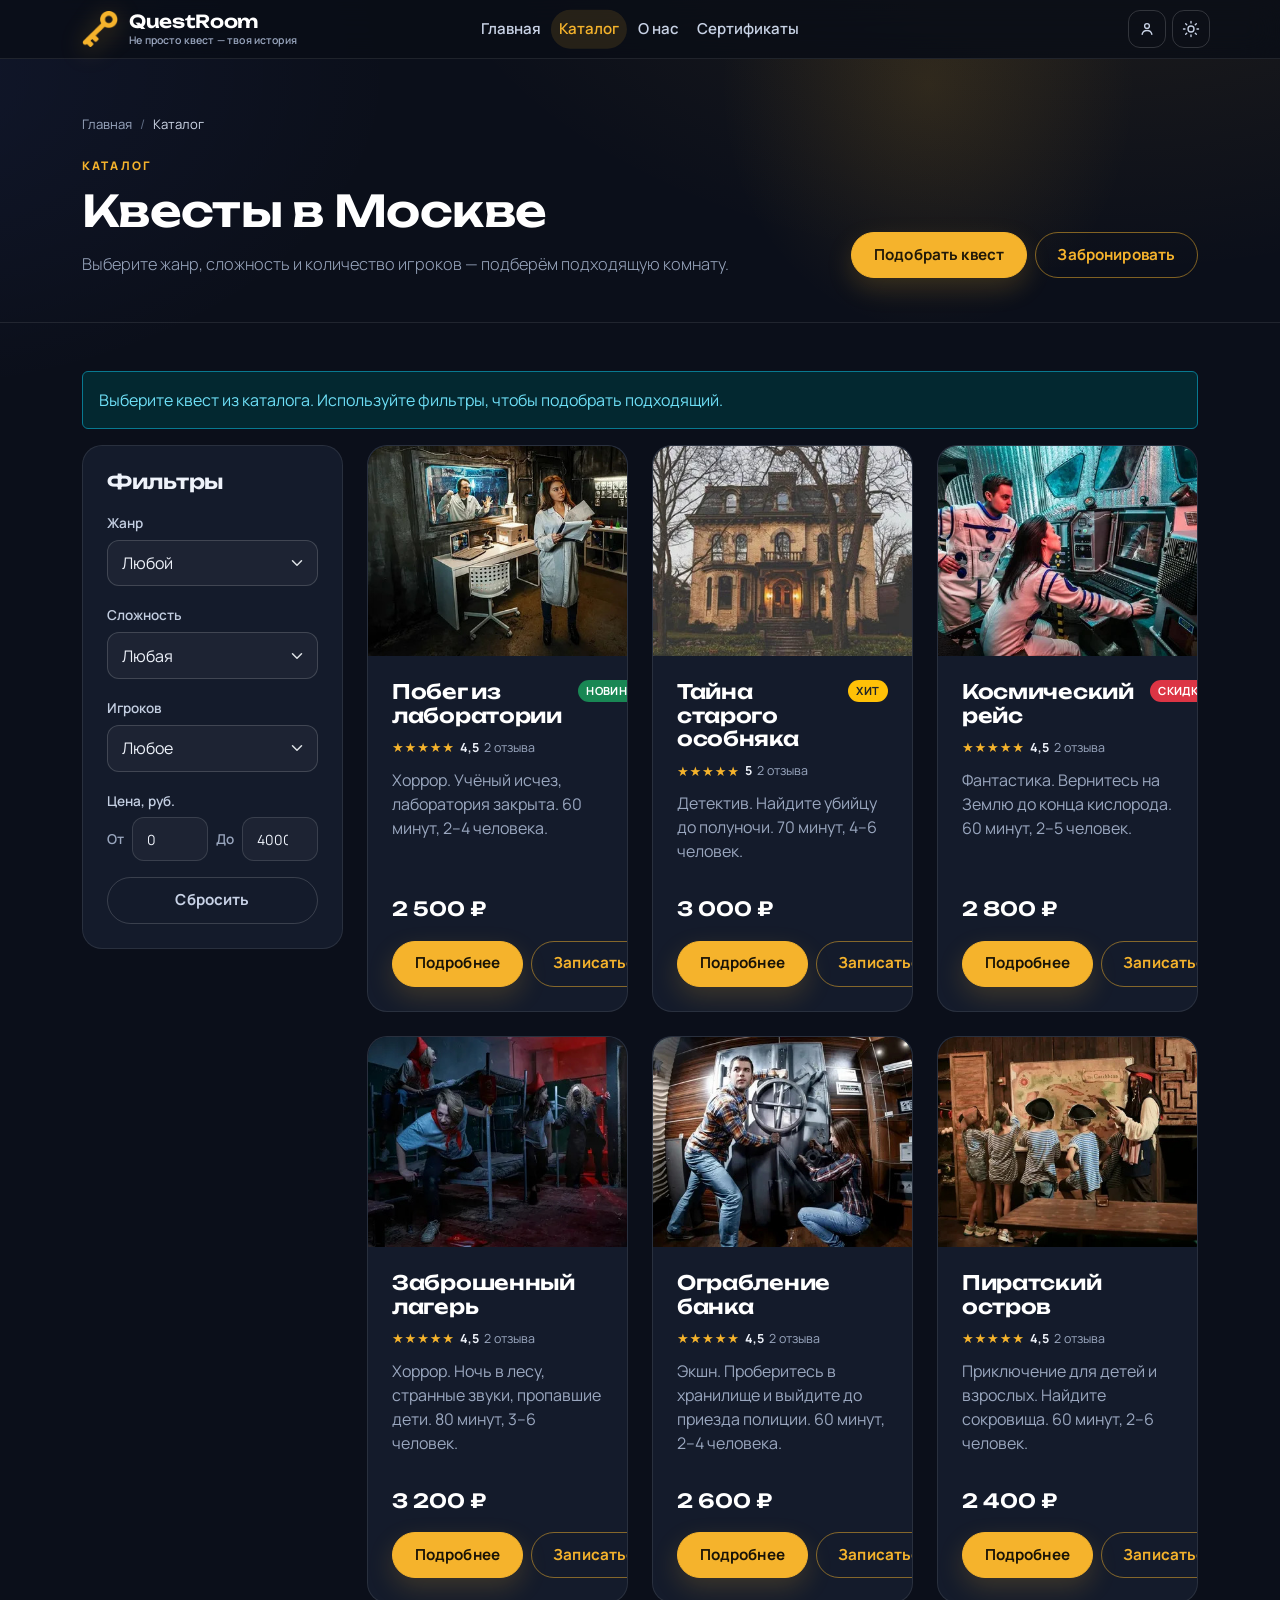
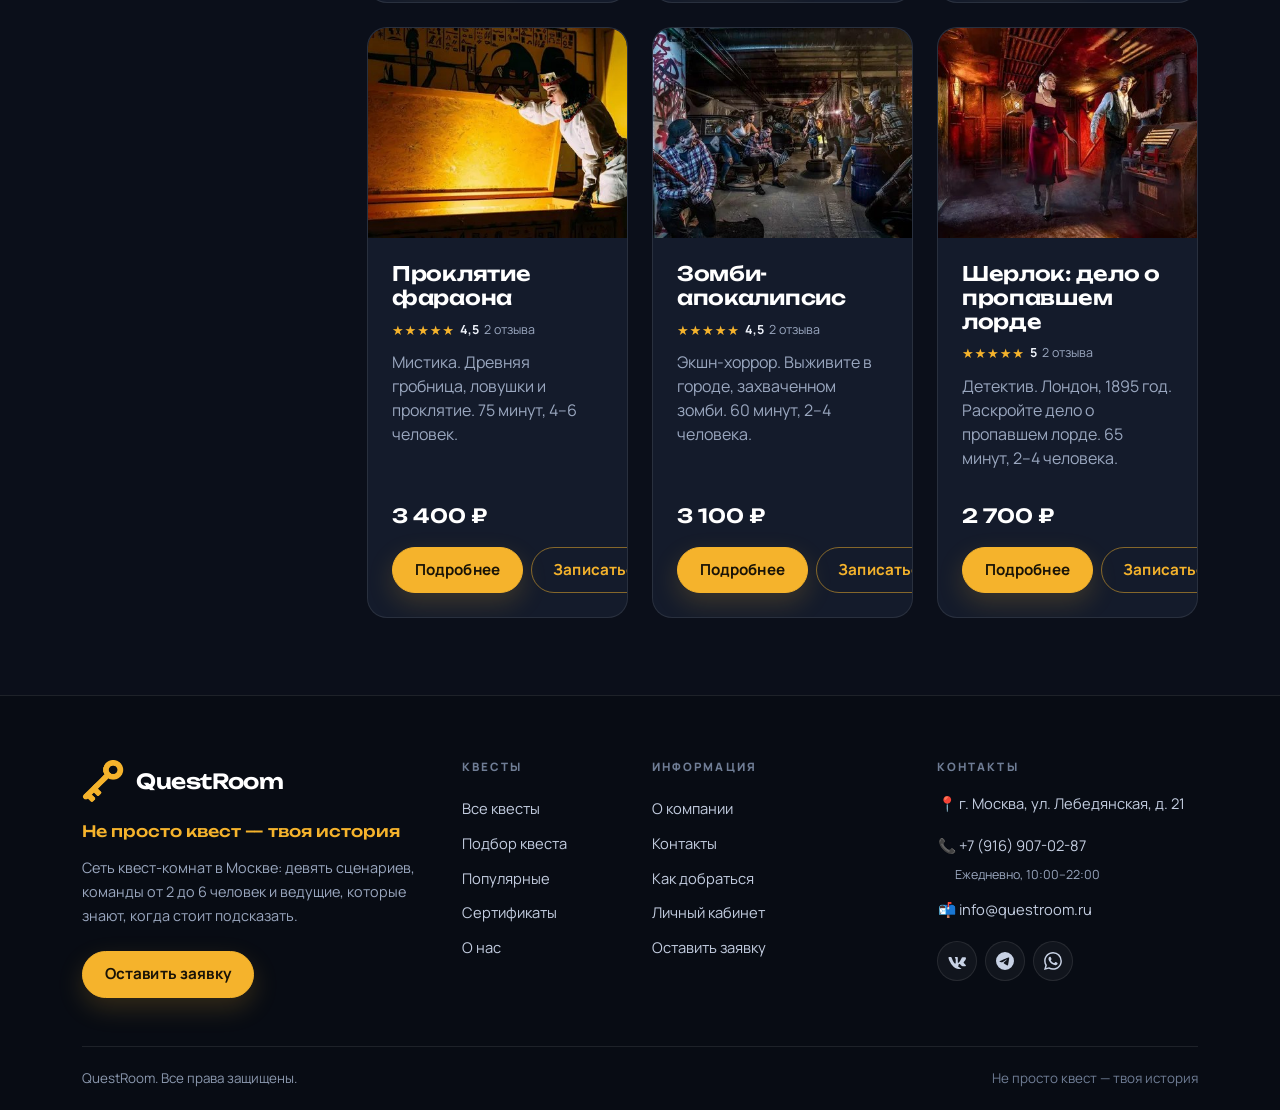
<file: catalog.html>
<!DOCTYPE html>
<html lang="ru" data-bs-theme="dark">
<head>
  <meta charset="UTF-8">
  <meta name="viewport" content="width=device-width, initial-scale=1.0">
  <title>Каталог квестов — QuestRoom</title>
  <meta name="description" content="Каталог квестов QuestRoom: хоррор, детектив, космос, экшн и приключения. Фильтры по жанру, сложности, числу игроков и цене.">
  <script>
    (function () {
      try {
        var savedTheme = localStorage.getItem('qr_theme');
        if (savedTheme === 'light' || savedTheme === 'dark') {
          document.documentElement.setAttribute('data-bs-theme', savedTheme);
        }
      } catch (error) { /* localStorage недоступен */ }
    })();
  </script>
  <link rel="preconnect" href="https://fonts.googleapis.com">
  <link rel="preconnect" href="https://fonts.gstatic.com" crossorigin>
  <link href="https://fonts.googleapis.com/css2?family=Manrope:wght@400;500;600;700;800&family=Unbounded:wght@500;600;700&display=swap" rel="stylesheet">
  <link href="vendor/bootstrap/css/bootstrap.min.css" rel="stylesheet">
  <link rel="stylesheet" href="css/custom.css">
</head>
<body>

  <!-- Шапка -->
  <header class="site-header">
    <nav class="navbar navbar-expand-lg site-nav" aria-label="Основная навигация">
      <div class="container navbar-container">

        <a class="navbar-brand" href="index.html">
          <img src="images/quest-logo-gold.png" class="brand-logo" alt="" width="36" height="36">
          <span class="brand-text">
            <span class="brand-name">QuestRoom</span>
            <span class="brand-tagline">Не просто квест — твоя история</span>
          </span>
        </a>

        <div class="nav-actions">
          <a class="nav-icon-link" href="account.html" aria-label="Личный кабинет" title="Личный кабинет">
            <svg viewBox="0 0 24 24" fill="none" stroke="currentColor" stroke-width="1.8" stroke-linecap="round" stroke-linejoin="round" aria-hidden="true">
              <circle cx="12" cy="8" r="3.2"></circle>
              <path d="M5.5 19c.8-3.2 3.3-5 6.5-5s5.7 1.8 6.5 5"></path>
            </svg>
          </a>
          <button class="theme-toggle" id="themeToggle" type="button" aria-label="Включить светлую тему" aria-pressed="false" title="Включить светлую тему">
            <span class="theme-toggle__icon theme-toggle__sun" aria-hidden="true">
              <svg viewBox="0 0 24 24" fill="none" stroke="currentColor" stroke-width="1.8" stroke-linecap="round" stroke-linejoin="round">
                <circle cx="12" cy="12" r="4"></circle>
                <path d="M12 2v2M12 20v2M4.9 4.9l1.4 1.4M17.7 17.7l1.4 1.4M2 12h2M20 12h2M4.9 19.1l1.4-1.4M17.7 6.3l1.4-1.4"></path>
              </svg>
            </span>
            <span class="theme-toggle__icon theme-toggle__moon" aria-hidden="true">
              <svg viewBox="0 0 24 24" fill="none" stroke="currentColor" stroke-width="1.8" stroke-linecap="round" stroke-linejoin="round">
                <path d="M20.5 14.5A8.5 8.5 0 0 1 9.5 3.5a8.5 8.5 0 1 0 11 11Z"></path>
              </svg>
            </span>
          </button>
          <button class="navbar-toggler" type="button" data-bs-toggle="collapse" data-bs-target="#mainNavbar" aria-controls="mainNavbar" aria-expanded="false" aria-label="Переключить навигацию">
            <span class="navbar-toggler-icon"></span>
          </button>
        </div>

        <div class="collapse navbar-collapse" id="mainNavbar">
          <ul class="navbar-nav">
            <li class="nav-item"><a class="nav-link" href="index.html">Главная</a></li>
            <li class="nav-item"><a class="nav-link active" aria-current="page" href="catalog.html">Каталог</a></li>
            <li class="nav-item"><a class="nav-link" href="about.html">О нас</a></li>
            <li class="nav-item"><a class="nav-link" href="certificates.html">Сертификаты</a></li>
          </ul>
        </div>

      </div>
    </nav>
  </header>

  <section class="page-hero">
    <div class="container">
      <nav aria-label="breadcrumb">
        <ol class="breadcrumb">
          <li class="breadcrumb-item"><a href="index.html">Главная</a></li>
          <li class="breadcrumb-item active" aria-current="page">Каталог</li>
        </ol>
      </nav>

      <div class="d-flex flex-wrap justify-content-between align-items-end gap-3">
        <div>
          <span class="section-kicker">Каталог</span>
          <h1>Квесты в Москве</h1>
          <p class="lead">Выберите жанр, сложность и количество игроков — подберём подходящую комнату.</p>
        </div>
        <div class="d-flex flex-wrap gap-2">
          <a class="btn btn-primary" href="quiz.html">Подобрать квест</a>
          <a class="btn btn-outline-primary" href="order.html">Забронировать</a>
        </div>
      </div>
    </div>
  </section>

  <main class="container my-4 my-lg-5">

    <div class="alert alert-info" role="alert">
      Выберите квест из каталога. Используйте фильтры, чтобы подобрать подходящий.
    </div>

    <div class="row g-4">

      <!-- ЛЕВАЯ КОЛОНКА: ФИЛЬТР -->
      <div class="col-12 col-lg-3">
        <div class="catalog-filters card">
          <div class="card-body">
            <h2 class="h5 mb-3">Фильтры</h2>

            <!-- Жанр -->
            <div class="mb-3">
              <label for="filter-genre" class="form-label">Жанр</label>
              <select id="filter-genre" class="form-select">
                <option value="all">Любой</option>
                <option value="horror">Хоррор</option>
                <option value="detective">Детектив</option>
                <option value="fantasy">Фантастика</option>
                <option value="action">Экшн</option>
                <option value="adventure">Приключение</option>
              </select>
            </div>

            <!-- Сложность -->
            <div class="mb-3">
              <label for="filter-difficulty" class="form-label">Сложность</label>
              <select id="filter-difficulty" class="form-select">
                <option value="all">Любая</option>
                <option value="easy">Лёгкая</option>
                <option value="medium">Средняя</option>
                <option value="hard">Сложная</option>
              </select>
            </div>

            <!-- Игроки -->
            <div class="mb-3">
              <label for="filter-players" class="form-label">Игроков</label>
              <select id="filter-players" class="form-select">
                <option value="all">Любое</option>
                <option value="2-4">2–4</option>
                <option value="4-6">4–6</option>
                <option value="6+">6+</option>
              </select>
            </div>

            <!-- Цена -->
            <div class="mb-3">
              <label class="form-label">Цена, руб.</label>
              <div class="d-flex align-items-center gap-2">
                <label for="filter-price-min" class="form-label mb-0 small text-muted">От</label>
                <input
                  type="number"
                  class="form-control form-control-sm"
                  id="filter-price-min"
                  min="0"
                  step="100"
                  value="0"
                >
                <label for="filter-price-max" class="form-label mb-0 small text-muted">До</label>
                <input
                  type="number"
                  class="form-control form-control-sm"
                  id="filter-price-max"
                  min="0"
                  step="100"
                  value="4000"
                >
              </div>
            </div>

            <button id="filter-reset" type="button" class="btn btn-outline-secondary w-100">
              Сбросить
            </button>
          </div>
        </div>
      </div>

      <!-- ПРАВАЯ КОЛОНКА: КАРТОЧКИ -->
      <div class="col-12 col-lg-9">
        <div class="row g-4">

          <div class="col-12 col-md-6 col-lg-4 d-flex" data-difficulty="medium" data-players="2-4" data-genre="horror" data-price="2500">
            <div class="card quest-card h-100">
              <div class="card-img-wrap">
                <img src="images/quest-lab.jpg" class="card-img-top" alt="Квест «Побег из лаборатории»">
              </div>
              <div class="card-body d-flex flex-column">
                <div class="d-flex justify-content-between align-items-start gap-3 mb-2">
                  <h2 class="card-title h5 mb-0">Побег из лаборатории</h2>
                  <span class="badge bg-success">Новинка</span>
                </div>
                <p class="card-text text-muted">Хоррор. Учёный исчез, лаборатория закрыта. 60 минут, 2–4 человека.</p>
                <span class="price mt-auto pt-3">2 500 ₽</span>
                <div class="d-flex gap-2 mt-3">
                  <a class="btn btn-primary flex-grow-1" href="product.html?id=lab">Подробнее</a>
                  <button class="btn btn-outline-primary" type="button" data-bs-toggle="modal" data-bs-target="#orderModal">Записаться</button>
                </div>
              </div>
            </div>
          </div>

          <div class="col-12 col-md-6 col-lg-4 d-flex" data-difficulty="medium" data-players="4-6" data-genre="detective" data-price="3000">
            <div class="card quest-card h-100">
              <div class="card-img-wrap">
                <img src="images/quest-mansion.jpg" class="card-img-top" alt="Квест «Тайна старого особняка»">
              </div>
              <div class="card-body d-flex flex-column">
                <div class="d-flex justify-content-between align-items-start gap-3 mb-2">
                  <h2 class="card-title h5 mb-0">Тайна старого особняка</h2>
                  <span class="badge bg-warning text-dark">Хит</span>
                </div>
                <p class="card-text text-muted">Детектив. Найдите убийцу до полуночи. 70 минут, 4–6 человек.</p>
                <span class="price mt-auto pt-3">3 000 ₽</span>
                <div class="d-flex gap-2 mt-3">
                  <a class="btn btn-primary flex-grow-1" href="product.html?id=mansion">Подробнее</a>
                  <button class="btn btn-outline-primary" type="button" data-bs-toggle="modal" data-bs-target="#orderModal">Записаться</button>
                </div>
              </div>
            </div>
          </div>

          <div class="col-12 col-md-6 col-lg-4 d-flex" data-difficulty="hard" data-players="2-4" data-genre="fantasy" data-price="2800">
            <div class="card quest-card h-100">
              <div class="card-img-wrap">
                <img src="images/quest-cosmo.jpg" class="card-img-top" alt="Квест «Космический рейс»">
              </div>
              <div class="card-body d-flex flex-column">
                <div class="d-flex justify-content-between align-items-start gap-3 mb-2">
                  <h2 class="card-title h5 mb-0">Космический рейс</h2>
                  <span class="badge bg-danger">Скидка</span>
                </div>
                <p class="card-text text-muted">Фантастика. Вернитесь на Землю до конца кислорода. 60 минут, 2–5 человек.</p>
                <span class="price mt-auto pt-3">2 800 ₽</span>
                <div class="d-flex gap-2 mt-3">
                  <a class="btn btn-primary flex-grow-1" href="product.html?id=cosmo">Подробнее</a>
                  <button class="btn btn-outline-primary" type="button" data-bs-toggle="modal" data-bs-target="#orderModal">Записаться</button>
                </div>
              </div>
            </div>
          </div>

          <div class="col-12 col-md-6 col-lg-4 d-flex" data-difficulty="hard" data-players="4-6" data-genre="horror" data-price="3200">
            <div class="card quest-card h-100">
              <div class="card-img-wrap">
                <img src="images/quest-camp.jpg" class="card-img-top" alt="Квест «Заброшенный лагерь»">
              </div>
              <div class="card-body d-flex flex-column">
                <h2 class="card-title h5 mb-2">Заброшенный лагерь</h2>
                <p class="card-text text-muted">Хоррор. Ночь в лесу, странные звуки, пропавшие дети. 80 минут, 3–6 человек.</p>
                <span class="price mt-auto pt-3">3 200 ₽</span>
                <div class="d-flex gap-2 mt-3">
                  <a class="btn btn-primary flex-grow-1" href="product.html?id=camp">Подробнее</a>
                  <button class="btn btn-outline-primary" type="button" data-bs-toggle="modal" data-bs-target="#orderModal">Записаться</button>
                </div>
              </div>
            </div>
          </div>

          <div class="col-12 col-md-6 col-lg-4 d-flex" data-difficulty="medium" data-players="2-4" data-genre="action" data-price="2600">
            <div class="card quest-card h-100">
              <div class="card-img-wrap">
                <img src="images/quest-bank.jpg" class="card-img-top" alt="Квест «Ограбление банка»">
              </div>
              <div class="card-body d-flex flex-column">
                <h2 class="card-title h5 mb-2">Ограбление банка</h2>
                <p class="card-text text-muted">Экшн. Проберитесь в хранилище и выйдите до приезда полиции. 60 минут, 2–4 человека.</p>
                <span class="price mt-auto pt-3">2 600 ₽</span>
                <div class="d-flex gap-2 mt-3">
                  <a class="btn btn-primary flex-grow-1" href="product.html?id=bank">Подробнее</a>
                  <button class="btn btn-outline-primary" type="button" data-bs-toggle="modal" data-bs-target="#orderModal">Записаться</button>
                </div>
              </div>
            </div>
          </div>

          <div class="col-12 col-md-6 col-lg-4 d-flex" data-difficulty="easy" data-players="2-4" data-genre="adventure" data-price="2400">
            <div class="card quest-card h-100">
              <div class="card-img-wrap">
                <img src="images/quest-island.jpg" class="card-img-top" alt="Квест «Пиратский остров»">
              </div>
              <div class="card-body d-flex flex-column">
                <h2 class="card-title h5 mb-2">Пиратский остров</h2>
                <p class="card-text text-muted">Приключение для детей и взрослых. Найдите сокровища. 60 минут, 2–6 человек.</p>
                <span class="price mt-auto pt-3">2 400 ₽</span>
                <div class="d-flex gap-2 mt-3">
                  <a class="btn btn-primary flex-grow-1" href="product.html?id=island">Подробнее</a>
                  <button class="btn btn-outline-primary" type="button" data-bs-toggle="modal" data-bs-target="#orderModal">Записаться</button>
                </div>
              </div>
            </div>
          </div>

          <div class="col-12 col-md-6 col-lg-4 d-flex" data-difficulty="hard" data-players="4-6" data-genre="horror" data-price="3400">
            <div class="card quest-card h-100">
              <div class="card-img-wrap">
                <img src="images/quest-pharaoh.jpg" class="card-img-top" alt="Квест «Проклятие фараона»">
              </div>
              <div class="card-body d-flex flex-column">
                <h2 class="card-title h5 mb-2">Проклятие фараона</h2>
                <p class="card-text text-muted">Мистика. Древняя гробница, ловушки и проклятие. 75 минут, 4–6 человек.</p>
                <span class="price mt-auto pt-3">3 400 ₽</span>
                <div class="d-flex gap-2 mt-3">
                  <a class="btn btn-primary flex-grow-1" href="product.html?id=pharaoh">Подробнее</a>
                  <button class="btn btn-outline-primary" type="button" data-bs-toggle="modal" data-bs-target="#orderModal">Записаться</button>
                </div>
              </div>
            </div>
          </div>

          <div class="col-12 col-md-6 col-lg-4 d-flex" data-difficulty="hard" data-players="2-4" data-genre="action" data-price="3100">
            <div class="card quest-card h-100">
              <div class="card-img-wrap">
                <img src="images/quest-zombie.jpg" class="card-img-top" alt="Квест «Зомби-апокалипсис»">
              </div>
              <div class="card-body d-flex flex-column">
                <h2 class="card-title h5 mb-2">Зомби-апокалипсис</h2>
                <p class="card-text text-muted">Экшн-хоррор. Выживите в городе, захваченном зомби. 60 минут, 2–4 человека.</p>
                <span class="price mt-auto pt-3">3 100 ₽</span>
                <div class="d-flex gap-2 mt-3">
                  <a class="btn btn-primary flex-grow-1" href="product.html?id=zombie">Подробнее</a>
                  <button class="btn btn-outline-primary" type="button" data-bs-toggle="modal" data-bs-target="#orderModal">Записаться</button>
                </div>
              </div>
            </div>
          </div>

          <div class="col-12 col-md-6 col-lg-4 d-flex" data-difficulty="medium" data-players="2-4" data-genre="detective" data-price="2700">
            <div class="card quest-card h-100">
              <div class="card-img-wrap">
                <img src="images/quest-sherlock.jpg" class="card-img-top" alt="Квест «Шерлок: дело о пропавшем лорде»">
              </div>
              <div class="card-body d-flex flex-column">
                <h2 class="card-title h5 mb-2">Шерлок: дело о пропавшем лорде</h2>
                <p class="card-text text-muted">Детектив. Лондон, 1895 год. Раскройте дело о пропавшем лорде. 65 минут, 2–4 человека.</p>
                <span class="price mt-auto pt-3">2 700 ₽</span>
                <div class="d-flex gap-2 mt-3">
                  <a class="btn btn-primary flex-grow-1" href="product.html?id=sherlock">Подробнее</a>
                  <button class="btn btn-outline-primary" type="button" data-bs-toggle="modal" data-bs-target="#orderModal">Записаться</button>
                </div>
              </div>
            </div>
          </div>

        </div>
      </div>

    </div>
  </main>

  <!-- Подвал -->
  <footer class="site-footer">
    <div class="container">
      <div class="row g-4 g-lg-4">

        <div class="col-12 col-lg-4">
          <a class="footer-brand" href="index.html">
            <img src="images/quest-logo-gold.png" alt="" width="42" height="42">
            <span class="brand-name">QuestRoom</span>
          </a>
          <p class="footer-slogan">Не просто квест — твоя история</p>
          <p class="footer-text">
            Сеть квест-комнат в Москве: девять сценариев, команды от 2 до 6 человек
            и ведущие, которые знают, когда стоит подсказать.
          </p>
          <a class="btn btn-primary" href="order.html">Оставить заявку</a>
        </div>

        <div class="col-6 col-lg-2">
          <h2 class="footer-title">Квесты</h2>
          <ul class="footer-links">
            <li><a href="catalog.html">Все квесты</a></li>
            <li><a href="quiz.html">Подбор квеста</a></li>
            <li><a href="index.html#popular">Популярные</a></li>
            <li><a href="certificates.html">Сертификаты</a></li>
            <li><a href="about.html">О нас</a></li>
          </ul>
        </div>

        <div class="col-6 col-lg-3">
          <h2 class="footer-title">Информация</h2>
          <ul class="footer-links">
            <li><a href="about.html">О компании</a></li>
            <li><a href="about.html#contacts">Контакты</a></li>
            <li><a href="about.html#map">Как добраться</a></li>
            <li><a href="account.html">Личный кабинет</a></li>
            <li><a href="order.html">Оставить заявку</a></li>
          </ul>
        </div>

        <div class="col-12 col-lg-3">
          <h2 class="footer-title">Контакты</h2>
          <address class="footer-address"><span class="footer-contact-emoji" aria-hidden="true">📍</span>г. Москва, ул. Лебедянская, д. 21</address>
          <ul class="footer-links mb-3">
            <li><a href="tel:+79169070287"><span class="footer-contact-emoji" aria-hidden="true">📞</span>+7 (916) 907-02-87</a></li>
            <li class="footer-hours">Ежедневно, 10:00–22:00</li>
            <li><a href="mailto:info@questroom.ru"><span class="footer-contact-emoji" aria-hidden="true">📬</span>info@questroom.ru</a></li>
          </ul>
          <ul class="socials">
            <li><a href="#" aria-label="ВКонтакте" title="ВКонтакте"><svg viewBox="0 0 24 24" fill="currentColor" aria-hidden="true"><path d="M13.162 18.994c.609 0 .858-.406.851-.915-.031-1.917.714-2.949 2.059-1.604 1.488 1.488 1.796 2.519 3.603 2.519h3.2c.808 0 1.126-.26 1.126-.668 0-.613-.678-1.503-1.651-2.475-.857-.857-1.518-1.363-1.518-1.911 0-.474.291-.732.744-1.268 1.11-1.315 2.42-2.944 2.42-4.443 0-.871-.438-1.235-1.25-1.25h-3.2c-.716 0-1.043.375-1.22.795 0 0-1.433 3.484-3.463 5.748-.657.657-.956.866-1.315.866-.188 0-.469-.211-.469-.817V7.619c0-.75-.219-1.078-.844-1.078H9.843c-.469 0-.75.344-.75.672 0 .708 1.063.871 1.172 2.86v4.309c0 .93-.169 1.098-.528 1.098-.963 0-3.303-3.525-4.692-7.564-.272-.789-.544-1.11-1.263-1.11H1.582c-.797 0-.956.375-.956.795 0 .779 1.02 4.628 4.743 9.723 2.478 3.55 5.972 5.47 9.153 5.47h3.64z"/></svg></a></li>
            <li><a href="#" aria-label="Telegram" title="Telegram"><svg viewBox="0 0 24 24" fill="currentColor" aria-hidden="true"><path d="M11.944 0A12 12 0 0 0 0 12a12 12 0 0 0 12 12 12 12 0 0 0 12-12A12 12 0 0 0 12 0a12 12 0 0 0-.056 0zm4.962 7.224c.1-.002.321.023.465.14a.506.506 0 0 1 .171.325c.016.093.036.306.02.472-.18 1.898-.962 6.502-1.36 8.627-.168.9-.499 1.201-.82 1.23-.696.065-1.225-.46-1.9-.902-1.056-.693-1.653-1.124-2.678-1.8-1.185-.78-.417-1.21.258-1.91.177-.184 3.247-2.977 3.307-3.23.007-.032.014-.15-.056-.212s-.174-.041-.249-.024c-.106.024-1.793 1.14-5.061 3.345-.48.33-.913.49-1.302.48-.428-.008-1.252-.241-1.865-.44-.752-.245-1.349-.374-1.297-.789.027-.216.325-.437.893-.663 3.498-1.524 5.83-2.529 6.998-3.014 3.332-1.386 4.025-1.627 4.476-1.635z"/></svg></a></li>
            <li><a href="#" aria-label="WhatsApp" title="WhatsApp"><svg viewBox="0 0 24 24" fill="currentColor" aria-hidden="true"><path d="M17.472 14.382c-.297-.149-1.758-.867-2.03-.967-.273-.099-.471-.148-.67.15-.197.297-.767.966-.94 1.164-.173.199-.347.223-.644.075-.297-.15-1.255-.463-2.39-1.475-.883-.788-1.48-1.761-1.653-2.059-.173-.297-.018-.458.13-.606.134-.133.298-.347.446-.52.149-.174.198-.298.298-.497.099-.198.05-.371-.025-.52-.075-.149-.669-1.612-.916-2.207-.242-.579-.487-.5-.669-.51-.173-.008-.371-.01-.57-.01-.198 0-.52.074-.792.372-.272.297-1.04 1.016-1.04 2.479 0 1.462 1.065 2.875 1.213 3.074.149.198 2.096 3.2 5.077 4.487.709.306 1.262.489 1.694.625.712.227 1.36.195 1.871.118.571-.085 1.758-.719 2.006-1.413.248-.694.248-1.289.173-1.413-.074-.124-.272-.198-.57-.347m-5.421 7.403h-.004a9.87 9.87 0 0 1-5.031-1.378l-.361-.214-3.741.982.998-3.648-.235-.374a9.86 9.86 0 0 1-1.51-5.26c.001-5.45 4.436-9.884 9.888-9.884 2.64 0 5.122 1.03 6.988 2.898a9.825 9.825 0 0 1 2.893 6.994c-.003 5.45-4.437 9.884-9.885 9.884m8.413-18.297A11.815 11.815 0 0 0 12.05 0C5.495 0 .16 5.335.157 11.892c0 2.096.547 4.142 1.588 5.945L0 24l6.305-1.654a11.882 11.882 0 0 0 5.683 1.448h.005c6.554 0 11.89-5.335 11.893-11.893a11.821 11.821 0 0 0-3.48-8.413z"/></svg></a></li>
          </ul>
        </div>

      </div>

      <div class="footer-bottom">
        <p>QuestRoom. Все права защищены.</p>
        <p class="footer-tagline">Не просто квест — твоя история</p>
      </div>
    </div>
  </footer>

  <!-- Модальное окно -->
  <div class="modal fade" id="orderModal" tabindex="-1" aria-labelledby="orderModalLabel" aria-hidden="true">
    <div class="modal-dialog modal-lg">
      <div class="modal-content">
        <div class="modal-header">
          <h2 class="modal-title h5" id="orderModalLabel">Быстрая заявка</h2>
          <button type="button" class="btn-close" data-bs-dismiss="modal" aria-label="Закрыть"></button>
        </div>
        <div class="modal-body">
          <p class="text-muted">Заполните форму, и мы свяжемся с вами.</p>

          <form id="modal-order-form" novalidate>
            <div class="row g-3">

              <div class="col-12 col-md-6">
                <label for="modal-name" class="form-label">Имя *</label>
                <input id="modal-name" name="name" type="text" class="form-control" required>
                <div class="invalid-feedback">Введите имя</div>
              </div>

              <div class="col-12 col-md-6">
                <label for="modal-email" class="form-label">E-mail *</label>
                <input id="modal-email" name="email" type="email" class="form-control" required>
                <div class="invalid-feedback">Введите корректный e-mail</div>
              </div>

              <div class="col-12 col-md-6">
                <label for="modal-phone" class="form-label">Телефон *</label>
                <div class="input-group">
                  <span class="input-group-text">+7</span>
                  <input
                    id="modal-phone"
                    name="phone"
                    type="tel"
                    class="form-control"
                    placeholder="900 000-00-00"
                    pattern="\d{3}\s?\d{3}-?\d{2}-?\d{2}"
                    maxlength="14"
                    required
                  >
                </div>
                <div class="invalid-feedback">Введите телефон в формате 900 000-00-00</div>
              </div>

              <div class="col-12 col-md-6">
                <label for="modal-quest" class="form-label">Квест</label>
                <select id="modal-quest" name="quest" class="form-select" data-custom-target="#modal-quest-custom">
                  <option selected>Выберите квест</option>
                  <option value="lab">Побег из лаборатории</option>
                  <option value="mansion">Тайна старого особняка</option>
                  <option value="cosmo">Космический рейс</option>
                  <option value="camp">Заброшенный лагерь</option>
                  <option value="bank">Ограбление банка</option>
                  <option value="island">Пиратский остров</option>
                  <option value="pharaoh">Проклятие фараона</option>
                  <option value="zombie">Зомби-апокалипсис</option>
                  <option value="sherlock">Шерлок: дело о пропавшем лорде</option>
                  <option value="other">Другой квест…</option>
                </select>
                <input
                  id="modal-quest-custom"
                  name="quest_custom"
                  type="text"
                  class="form-control mt-2 d-none"
                  placeholder="Введите название квеста"
                  aria-label="Свой вариант квеста"
                >
                <div class="invalid-feedback">Укажите название квеста</div>
              </div>

              <div class="col-12 col-md-6">
                <label for="modal-date" class="form-label">Дата</label>
                <input id="modal-date" name="date" type="date" class="form-control">
              </div>

              <div class="col-12 col-md-6">
                <label for="modal-players" class="form-label">Количество игроков</label>
                <select id="modal-players" name="players" class="form-select" data-custom-target="#modal-players-custom">
                  <option selected>2</option>
                  <option>3</option>
                  <option>4</option>
                  <option>5</option>
                  <option>6</option>
                  <option value="other">Другое количество</option>
                </select>
                <input
                  id="modal-players-custom"
                  name="players_custom"
                  type="number"
                  class="form-control mt-2 d-none"
                  min="1"
                  max="30"
                  inputmode="numeric"
                  placeholder="Введите количество игроков"
                  aria-label="Своё количество игроков"
                >
                <div class="invalid-feedback">Введите число от 1 до 30</div>
              </div>

              <div class="col-12">
                <label for="modal-comment" class="form-label">Комментарий</label>
                <textarea id="modal-comment" name="comment" class="form-control" rows="3"></textarea>
              </div>

              <div class="col-12">
                <div class="form-check">
                  <input id="modal-agree" class="form-check-input" type="checkbox" required>
                  <label class="form-check-label" for="modal-agree">Я согласен на обработку данных *</label>
                  <div class="invalid-feedback">Подтвердите согласие</div>
                </div>
              </div>

            </div>
          </form>
        </div>
        <div class="modal-footer">
          <button type="button" class="btn btn-secondary" data-bs-dismiss="modal">Закрыть</button>
          <button type="submit" class="btn btn-primary" form="modal-order-form">Отправить</button>
        </div>
      </div>
    </div>
  </div>

  <button type="button" class="position-fixed" id="backToTop" style="bottom: 24px; right: 24px; z-index: 1050;" aria-label="Наверх">
    🧩
  </button>

  <script src="js/quests.js"></script>
  <script src="js/store.js"></script>
  <script src="js/theme.js"></script>
  <script src="vendor/bootstrap/js/bootstrap.bundle.min.js"></script>
  <script src="js/custom.js"></script>
  <script src="js/ratings.js"></script>
  <script src="js/filter.js"></script>

</body>
</html>
</file>
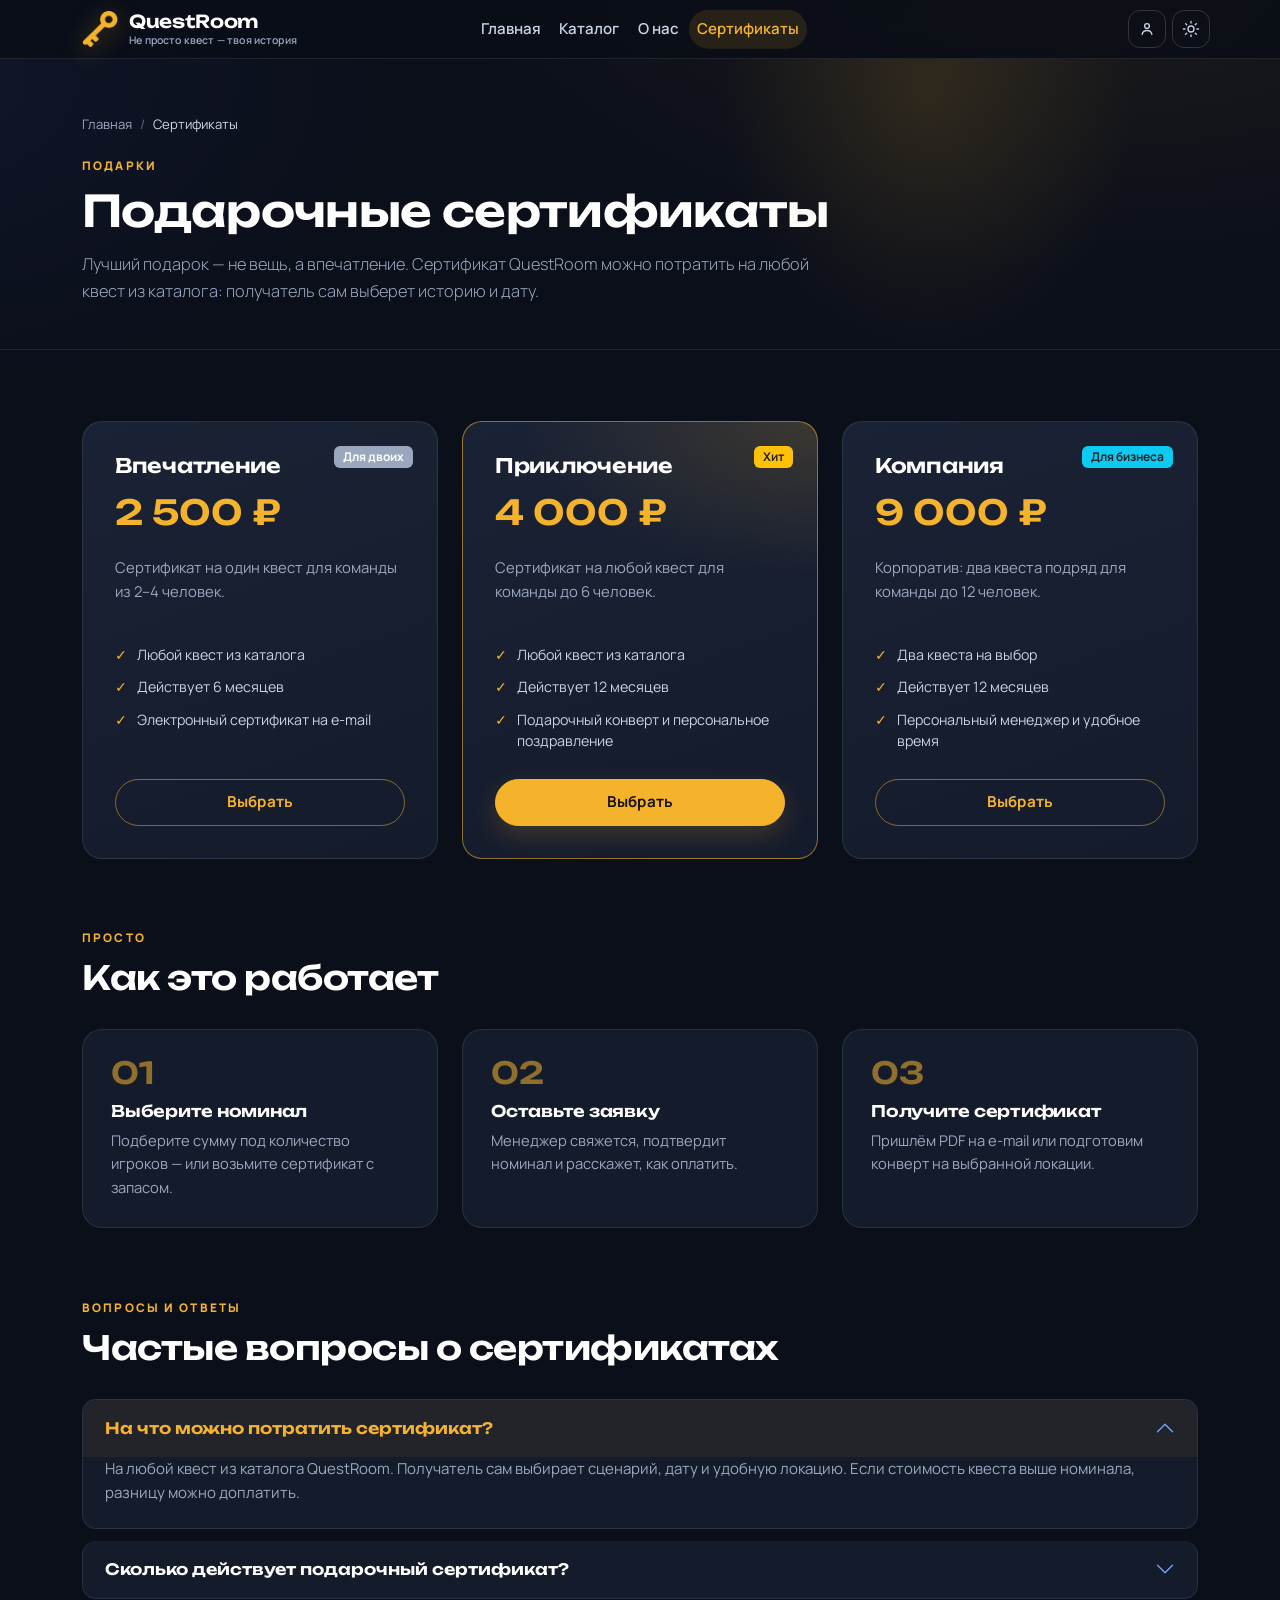
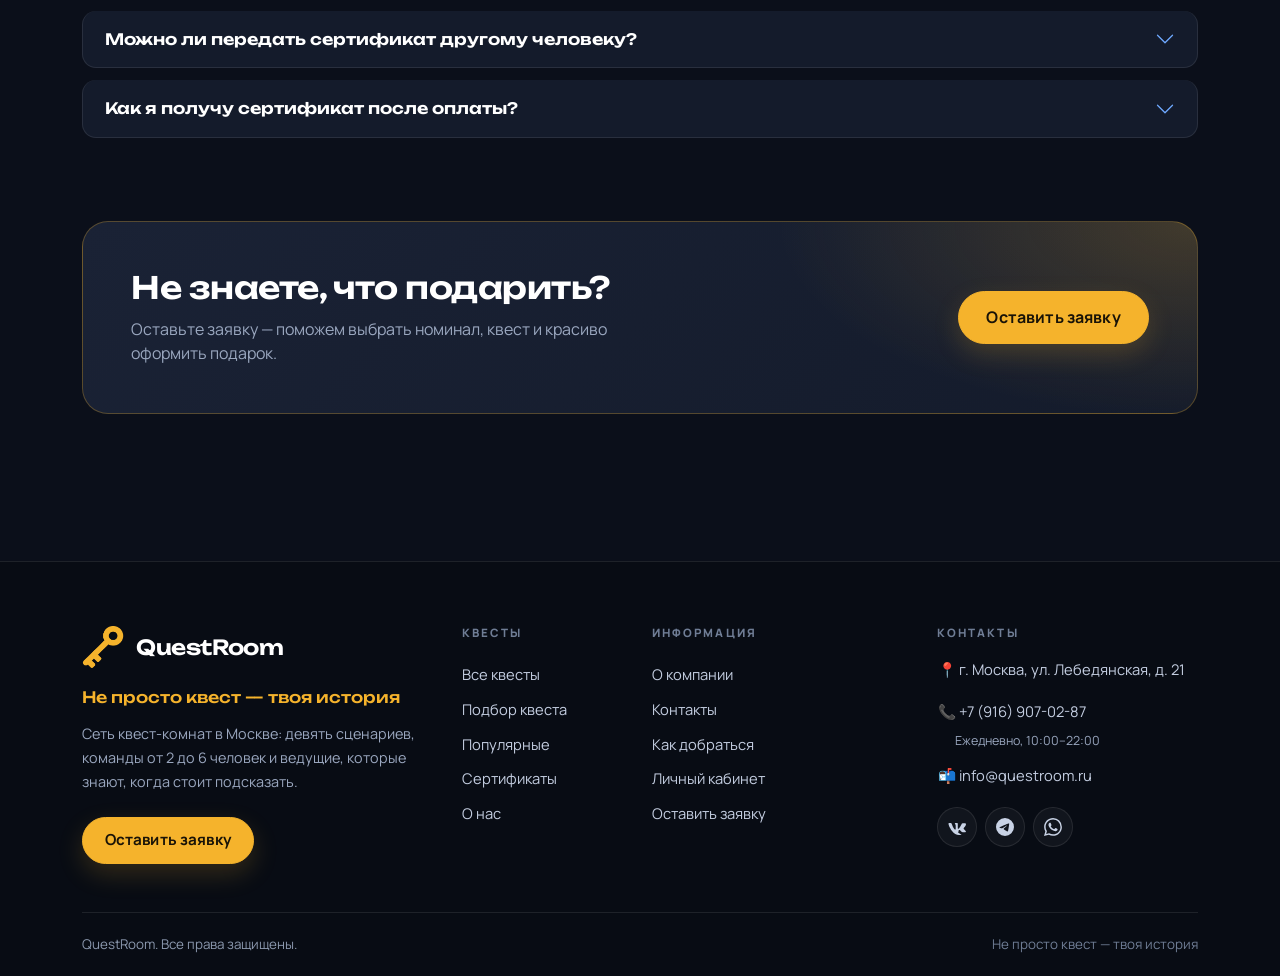
<file: certificates.html>
<!DOCTYPE html>
<html lang="ru" data-bs-theme="dark">
<head>
  <meta charset="UTF-8">
  <meta name="viewport" content="width=device-width, initial-scale=1.0">
  <title>Подарочные сертификаты — QuestRoom</title>
  <meta name="description" content="Подарочные сертификаты QuestRoom на квест для двоих, друзей или компании. Номиналы, условия и ответы на вопросы.">
  <script>
    (function () {
      try {
        var savedTheme = localStorage.getItem('qr_theme');
        if (savedTheme === 'light' || savedTheme === 'dark') {
          document.documentElement.setAttribute('data-bs-theme', savedTheme);
        }
      } catch (error) { /* localStorage недоступен */ }
    })();
  </script>
  <link rel="preconnect" href="https://fonts.googleapis.com">
  <link rel="preconnect" href="https://fonts.gstatic.com" crossorigin>
  <link href="https://fonts.googleapis.com/css2?family=Manrope:wght@400;500;600;700;800&family=Unbounded:wght@500;600;700&display=swap" rel="stylesheet">
  <link href="vendor/bootstrap/css/bootstrap.min.css" rel="stylesheet">
  <link rel="stylesheet" href="css/custom.css">
</head>
<body>

  <!-- Шапка -->
  <header class="site-header">
    <nav class="navbar navbar-expand-lg site-nav" aria-label="Основная навигация">
      <div class="container navbar-container">

        <a class="navbar-brand" href="index.html">
          <img src="images/quest-logo-gold.png" class="brand-logo" alt="" width="36" height="36">
          <span class="brand-text">
            <span class="brand-name">QuestRoom</span>
            <span class="brand-tagline">Не просто квест — твоя история</span>
          </span>
        </a>

        <div class="nav-actions">
          <a class="nav-icon-link" href="account.html" aria-label="Личный кабинет" title="Личный кабинет">
            <svg viewBox="0 0 24 24" fill="none" stroke="currentColor" stroke-width="1.8" stroke-linecap="round" stroke-linejoin="round" aria-hidden="true">
              <circle cx="12" cy="8" r="3.2"></circle>
              <path d="M5.5 19c.8-3.2 3.3-5 6.5-5s5.7 1.8 6.5 5"></path>
            </svg>
          </a>
          <button class="theme-toggle" id="themeToggle" type="button" aria-label="Включить светлую тему" aria-pressed="false" title="Включить светлую тему">
            <span class="theme-toggle__icon theme-toggle__sun" aria-hidden="true">
              <svg viewBox="0 0 24 24" fill="none" stroke="currentColor" stroke-width="1.8" stroke-linecap="round" stroke-linejoin="round">
                <circle cx="12" cy="12" r="4"></circle>
                <path d="M12 2v2M12 20v2M4.9 4.9l1.4 1.4M17.7 17.7l1.4 1.4M2 12h2M20 12h2M4.9 19.1l1.4-1.4M17.7 6.3l1.4-1.4"></path>
              </svg>
            </span>
            <span class="theme-toggle__icon theme-toggle__moon" aria-hidden="true">
              <svg viewBox="0 0 24 24" fill="none" stroke="currentColor" stroke-width="1.8" stroke-linecap="round" stroke-linejoin="round">
                <path d="M20.5 14.5A8.5 8.5 0 0 1 9.5 3.5a8.5 8.5 0 1 0 11 11Z"></path>
              </svg>
            </span>
          </button>
          <button class="navbar-toggler" type="button" data-bs-toggle="collapse" data-bs-target="#mainNavbar" aria-controls="mainNavbar" aria-expanded="false" aria-label="Переключить навигацию">
            <span class="navbar-toggler-icon"></span>
          </button>
        </div>

        <div class="collapse navbar-collapse" id="mainNavbar">
          <ul class="navbar-nav">
            <li class="nav-item"><a class="nav-link" href="index.html">Главная</a></li>
            <li class="nav-item"><a class="nav-link" href="catalog.html">Каталог</a></li>
            <li class="nav-item"><a class="nav-link" href="about.html">О нас</a></li>
            <li class="nav-item"><a class="nav-link active" aria-current="page" href="certificates.html">Сертификаты</a></li>
          </ul>
        </div>

      </div>
    </nav>
  </header>

  <section class="page-hero">
    <div class="container">
      <nav aria-label="breadcrumb">
        <ol class="breadcrumb">
          <li class="breadcrumb-item"><a href="index.html">Главная</a></li>
          <li class="breadcrumb-item active" aria-current="page">Сертификаты</li>
        </ol>
      </nav>

      <span class="section-kicker">Подарки</span>
      <h1>Подарочные сертификаты</h1>
      <p class="lead">
        Лучший подарок — не вещь, а впечатление. Сертификат QuestRoom можно потратить
        на любой квест из каталога: получатель сам выберет историю и дату.
      </p>
    </div>
  </section>

  <main>

    <!-- Номиналы -->
    <section class="section">
      <div class="container">
        <div class="row g-4">

          <div class="col-12 col-md-6 col-lg-4 d-flex">
            <div class="cert-card">
              <span class="cert-card__tag badge bg-secondary">Для двоих</span>
              <h2 class="cert-card__name">Впечатление</h2>
              <p class="cert-card__price">2 500 ₽</p>
              <p class="cert-card__text">Сертификат на один квест для команды из 2–4 человек.</p>
              <ul class="cert-list">
                <li>Любой квест из каталога</li>
                <li>Действует 6 месяцев</li>
                <li>Электронный сертификат на e-mail</li>
              </ul>
              <a class="btn btn-outline-primary w-100" href="order.html">Выбрать</a>
            </div>
          </div>

          <div class="col-12 col-md-6 col-lg-4 d-flex">
            <div class="cert-card cert-card--featured">
              <span class="cert-card__tag badge bg-warning text-dark">Хит</span>
              <h2 class="cert-card__name">Приключение</h2>
              <p class="cert-card__price">4 000 ₽</p>
              <p class="cert-card__text">Сертификат на любой квест для команды до 6 человек.</p>
              <ul class="cert-list">
                <li>Любой квест из каталога</li>
                <li>Действует 12 месяцев</li>
                <li>Подарочный конверт и персональное поздравление</li>
              </ul>
              <a class="btn btn-primary w-100" href="order.html">Выбрать</a>
            </div>
          </div>

          <div class="col-12 col-md-6 col-lg-4 d-flex">
            <div class="cert-card">
              <span class="cert-card__tag badge bg-info text-dark">Для бизнеса</span>
              <h2 class="cert-card__name">Компания</h2>
              <p class="cert-card__price">9 000 ₽</p>
              <p class="cert-card__text">Корпоратив: два квеста подряд для команды до 12 человек.</p>
              <ul class="cert-list">
                <li>Два квеста на выбор</li>
                <li>Действует 12 месяцев</li>
                <li>Персональный менеджер и удобное время</li>
              </ul>
              <a class="btn btn-outline-primary w-100" href="order.html">Выбрать</a>
            </div>
          </div>

        </div>
      </div>
    </section>

    <!-- Как это работает -->
    <section class="section pt-0">
      <div class="container">
        <div class="section-head">
          <div>
            <span class="section-kicker">Просто</span>
            <h2 class="section-title">Как это работает</h2>
          </div>
        </div>

        <div class="row g-4">
          <div class="col-12 col-md-4 d-flex">
            <div class="step-card">
              <span class="step-number">01</span>
              <h3>Выберите номинал</h3>
              <p>Подберите сумму под количество игроков — или возьмите сертификат с запасом.</p>
            </div>
          </div>
          <div class="col-12 col-md-4 d-flex">
            <div class="step-card">
              <span class="step-number">02</span>
              <h3>Оставьте заявку</h3>
              <p>Менеджер свяжется, подтвердит номинал и расскажет, как оплатить.</p>
            </div>
          </div>
          <div class="col-12 col-md-4 d-flex">
            <div class="step-card">
              <span class="step-number">03</span>
              <h3>Получите сертификат</h3>
              <p>Пришлём PDF на e-mail или подготовим конверт на выбранной локации.</p>
            </div>
          </div>
        </div>
      </div>
    </section>

    <!-- Вопросы -->
    <section class="section pt-0">
      <div class="container">
        <div class="section-head">
          <div>
            <span class="section-kicker">Вопросы и ответы</span>
            <h2 class="section-title">Частые вопросы о сертификатах</h2>
          </div>
        </div>

        <div class="accordion" id="certFaq">

          <div class="accordion-item">
            <h3 class="accordion-header">
              <button class="accordion-button" type="button" data-bs-toggle="collapse" data-bs-target="#certFaq1" aria-expanded="true" aria-controls="certFaq1">
                На что можно потратить сертификат?
              </button>
            </h3>
            <div id="certFaq1" class="accordion-collapse collapse show" data-bs-parent="#certFaq">
              <div class="accordion-body">
                На любой квест из каталога QuestRoom. Получатель сам выбирает сценарий, дату
                и удобную локацию. Если стоимость квеста выше номинала, разницу можно доплатить.
              </div>
            </div>
          </div>

          <div class="accordion-item">
            <h3 class="accordion-header">
              <button class="accordion-button collapsed" type="button" data-bs-toggle="collapse" data-bs-target="#certFaq2" aria-expanded="false" aria-controls="certFaq2">
                Сколько действует подарочный сертификат?
              </button>
            </h3>
            <div id="certFaq2" class="accordion-collapse collapse" data-bs-parent="#certFaq">
              <div class="accordion-body">
                «Впечатление» действует 6 месяцев, «Приключение» и «Компания» — 12 месяцев
                с даты покупки. Если не успели воспользоваться, позвоните нам: продлим срок.
              </div>
            </div>
          </div>

          <div class="accordion-item">
            <h3 class="accordion-header">
              <button class="accordion-button collapsed" type="button" data-bs-toggle="collapse" data-bs-target="#certFaq3" aria-expanded="false" aria-controls="certFaq3">
                Можно ли передать сертификат другому человеку?
              </button>
            </h3>
            <div id="certFaq3" class="accordion-collapse collapse" data-bs-parent="#certFaq">
              <div class="accordion-body">
                Да, сертификат не именной: его можно подарить, передать друзьям или использовать
                для корпоративной команды. Предъявите его администратору при записи.
              </div>
            </div>
          </div>

          <div class="accordion-item">
            <h3 class="accordion-header">
              <button class="accordion-button collapsed" type="button" data-bs-toggle="collapse" data-bs-target="#certFaq4" aria-expanded="false" aria-controls="certFaq4">
                Как я получу сертификат после оплаты?
              </button>
            </h3>
            <div id="certFaq4" class="accordion-collapse collapse" data-bs-parent="#certFaq">
              <div class="accordion-body">
                Электронный сертификат приходит на e-mail в день оплаты. Если нужен бумажный
                вариант, подготовим конверт на выбранной локации — скажите об этом менеджеру.
              </div>
            </div>
          </div>

        </div>
      </div>
    </section>

    <!-- CTA -->
    <section class="section pt-0">
      <div class="container">
        <div class="cta-band">
          <div class="row align-items-center g-4">
            <div class="col-12 col-lg-8">
              <h2>Не знаете, что подарить?</h2>
              <p>Оставьте заявку — поможем выбрать номинал, квест и красиво оформить подарок.</p>
            </div>
            <div class="col-12 col-lg-4 text-lg-end">
              <a class="btn btn-primary btn-lg" href="order.html">Оставить заявку</a>
            </div>
          </div>
        </div>
      </div>
    </section>

  </main>

  <!-- Подвал -->
  <footer class="site-footer">
    <div class="container">
      <div class="row g-4 g-lg-4">

        <div class="col-12 col-lg-4">
          <a class="footer-brand" href="index.html">
            <img src="images/quest-logo-gold.png" alt="" width="42" height="42">
            <span class="brand-name">QuestRoom</span>
          </a>
          <p class="footer-slogan">Не просто квест — твоя история</p>
          <p class="footer-text">
            Сеть квест-комнат в Москве: девять сценариев, команды от 2 до 6 человек
            и ведущие, которые знают, когда стоит подсказать.
          </p>
          <a class="btn btn-primary" href="order.html">Оставить заявку</a>
        </div>

        <div class="col-6 col-lg-2">
          <h2 class="footer-title">Квесты</h2>
          <ul class="footer-links">
            <li><a href="catalog.html">Все квесты</a></li>
            <li><a href="quiz.html">Подбор квеста</a></li>
            <li><a href="index.html#popular">Популярные</a></li>
            <li><a href="certificates.html">Сертификаты</a></li>
            <li><a href="about.html">О нас</a></li>
          </ul>
        </div>

        <div class="col-6 col-lg-3">
          <h2 class="footer-title">Информация</h2>
          <ul class="footer-links">
            <li><a href="about.html">О компании</a></li>
            <li><a href="about.html#contacts">Контакты</a></li>
            <li><a href="about.html#map">Как добраться</a></li>
            <li><a href="account.html">Личный кабинет</a></li>
            <li><a href="order.html">Оставить заявку</a></li>
          </ul>
        </div>

        <div class="col-12 col-lg-3">
          <h2 class="footer-title">Контакты</h2>
          <address class="footer-address"><span class="footer-contact-emoji" aria-hidden="true">📍</span>г. Москва, ул. Лебедянская, д. 21</address>
          <ul class="footer-links mb-3">
            <li><a href="tel:+79169070287"><span class="footer-contact-emoji" aria-hidden="true">📞</span>+7 (916) 907-02-87</a></li>
            <li class="footer-hours">Ежедневно, 10:00–22:00</li>
            <li><a href="mailto:info@questroom.ru"><span class="footer-contact-emoji" aria-hidden="true">📬</span>info@questroom.ru</a></li>
          </ul>
          <ul class="socials">
            <li><a href="#" aria-label="ВКонтакте" title="ВКонтакте"><svg viewBox="0 0 24 24" fill="currentColor" aria-hidden="true"><path d="M13.162 18.994c.609 0 .858-.406.851-.915-.031-1.917.714-2.949 2.059-1.604 1.488 1.488 1.796 2.519 3.603 2.519h3.2c.808 0 1.126-.26 1.126-.668 0-.613-.678-1.503-1.651-2.475-.857-.857-1.518-1.363-1.518-1.911 0-.474.291-.732.744-1.268 1.11-1.315 2.42-2.944 2.42-4.443 0-.871-.438-1.235-1.25-1.25h-3.2c-.716 0-1.043.375-1.22.795 0 0-1.433 3.484-3.463 5.748-.657.657-.956.866-1.315.866-.188 0-.469-.211-.469-.817V7.619c0-.75-.219-1.078-.844-1.078H9.843c-.469 0-.75.344-.75.672 0 .708 1.063.871 1.172 2.86v4.309c0 .93-.169 1.098-.528 1.098-.963 0-3.303-3.525-4.692-7.564-.272-.789-.544-1.11-1.263-1.11H1.582c-.797 0-.956.375-.956.795 0 .779 1.02 4.628 4.743 9.723 2.478 3.55 5.972 5.47 9.153 5.47h3.64z"/></svg></a></li>
            <li><a href="#" aria-label="Telegram" title="Telegram"><svg viewBox="0 0 24 24" fill="currentColor" aria-hidden="true"><path d="M11.944 0A12 12 0 0 0 0 12a12 12 0 0 0 12 12 12 12 0 0 0 12-12A12 12 0 0 0 12 0a12 12 0 0 0-.056 0zm4.962 7.224c.1-.002.321.023.465.14a.506.506 0 0 1 .171.325c.016.093.036.306.02.472-.18 1.898-.962 6.502-1.36 8.627-.168.9-.499 1.201-.82 1.23-.696.065-1.225-.46-1.9-.902-1.056-.693-1.653-1.124-2.678-1.8-1.185-.78-.417-1.21.258-1.91.177-.184 3.247-2.977 3.307-3.23.007-.032.014-.15-.056-.212s-.174-.041-.249-.024c-.106.024-1.793 1.14-5.061 3.345-.48.33-.913.49-1.302.48-.428-.008-1.252-.241-1.865-.44-.752-.245-1.349-.374-1.297-.789.027-.216.325-.437.893-.663 3.498-1.524 5.83-2.529 6.998-3.014 3.332-1.386 4.025-1.627 4.476-1.635z"/></svg></a></li>
            <li><a href="#" aria-label="WhatsApp" title="WhatsApp"><svg viewBox="0 0 24 24" fill="currentColor" aria-hidden="true"><path d="M17.472 14.382c-.297-.149-1.758-.867-2.03-.967-.273-.099-.471-.148-.67.15-.197.297-.767.966-.94 1.164-.173.199-.347.223-.644.075-.297-.15-1.255-.463-2.39-1.475-.883-.788-1.48-1.761-1.653-2.059-.173-.297-.018-.458.13-.606.134-.133.298-.347.446-.52.149-.174.198-.298.298-.497.099-.198.05-.371-.025-.52-.075-.149-.669-1.612-.916-2.207-.242-.579-.487-.5-.669-.51-.173-.008-.371-.01-.57-.01-.198 0-.52.074-.792.372-.272.297-1.04 1.016-1.04 2.479 0 1.462 1.065 2.875 1.213 3.074.149.198 2.096 3.2 5.077 4.487.709.306 1.262.489 1.694.625.712.227 1.36.195 1.871.118.571-.085 1.758-.719 2.006-1.413.248-.694.248-1.289.173-1.413-.074-.124-.272-.198-.57-.347m-5.421 7.403h-.004a9.87 9.87 0 0 1-5.031-1.378l-.361-.214-3.741.982.998-3.648-.235-.374a9.86 9.86 0 0 1-1.51-5.26c.001-5.45 4.436-9.884 9.888-9.884 2.64 0 5.122 1.03 6.988 2.898a9.825 9.825 0 0 1 2.893 6.994c-.003 5.45-4.437 9.884-9.885 9.884m8.413-18.297A11.815 11.815 0 0 0 12.05 0C5.495 0 .16 5.335.157 11.892c0 2.096.547 4.142 1.588 5.945L0 24l6.305-1.654a11.882 11.882 0 0 0 5.683 1.448h.005c6.554 0 11.89-5.335 11.893-11.893a11.821 11.821 0 0 0-3.48-8.413z"/></svg></a></li>
          </ul>
        </div>

      </div>

      <div class="footer-bottom">
        <p>QuestRoom. Все права защищены.</p>
        <p class="footer-tagline">Не просто квест — твоя история</p>
      </div>
    </div>
  </footer>

  <button type="button" class="position-fixed" id="backToTop" style="bottom: 24px; right: 24px; z-index: 1050;" aria-label="Наверх">
    🧩
  </button>

  <script src="js/theme.js"></script>
  <script src="vendor/bootstrap/js/bootstrap.bundle.min.js"></script>
  <script src="js/custom.js"></script>
</body>
</html>
</file>
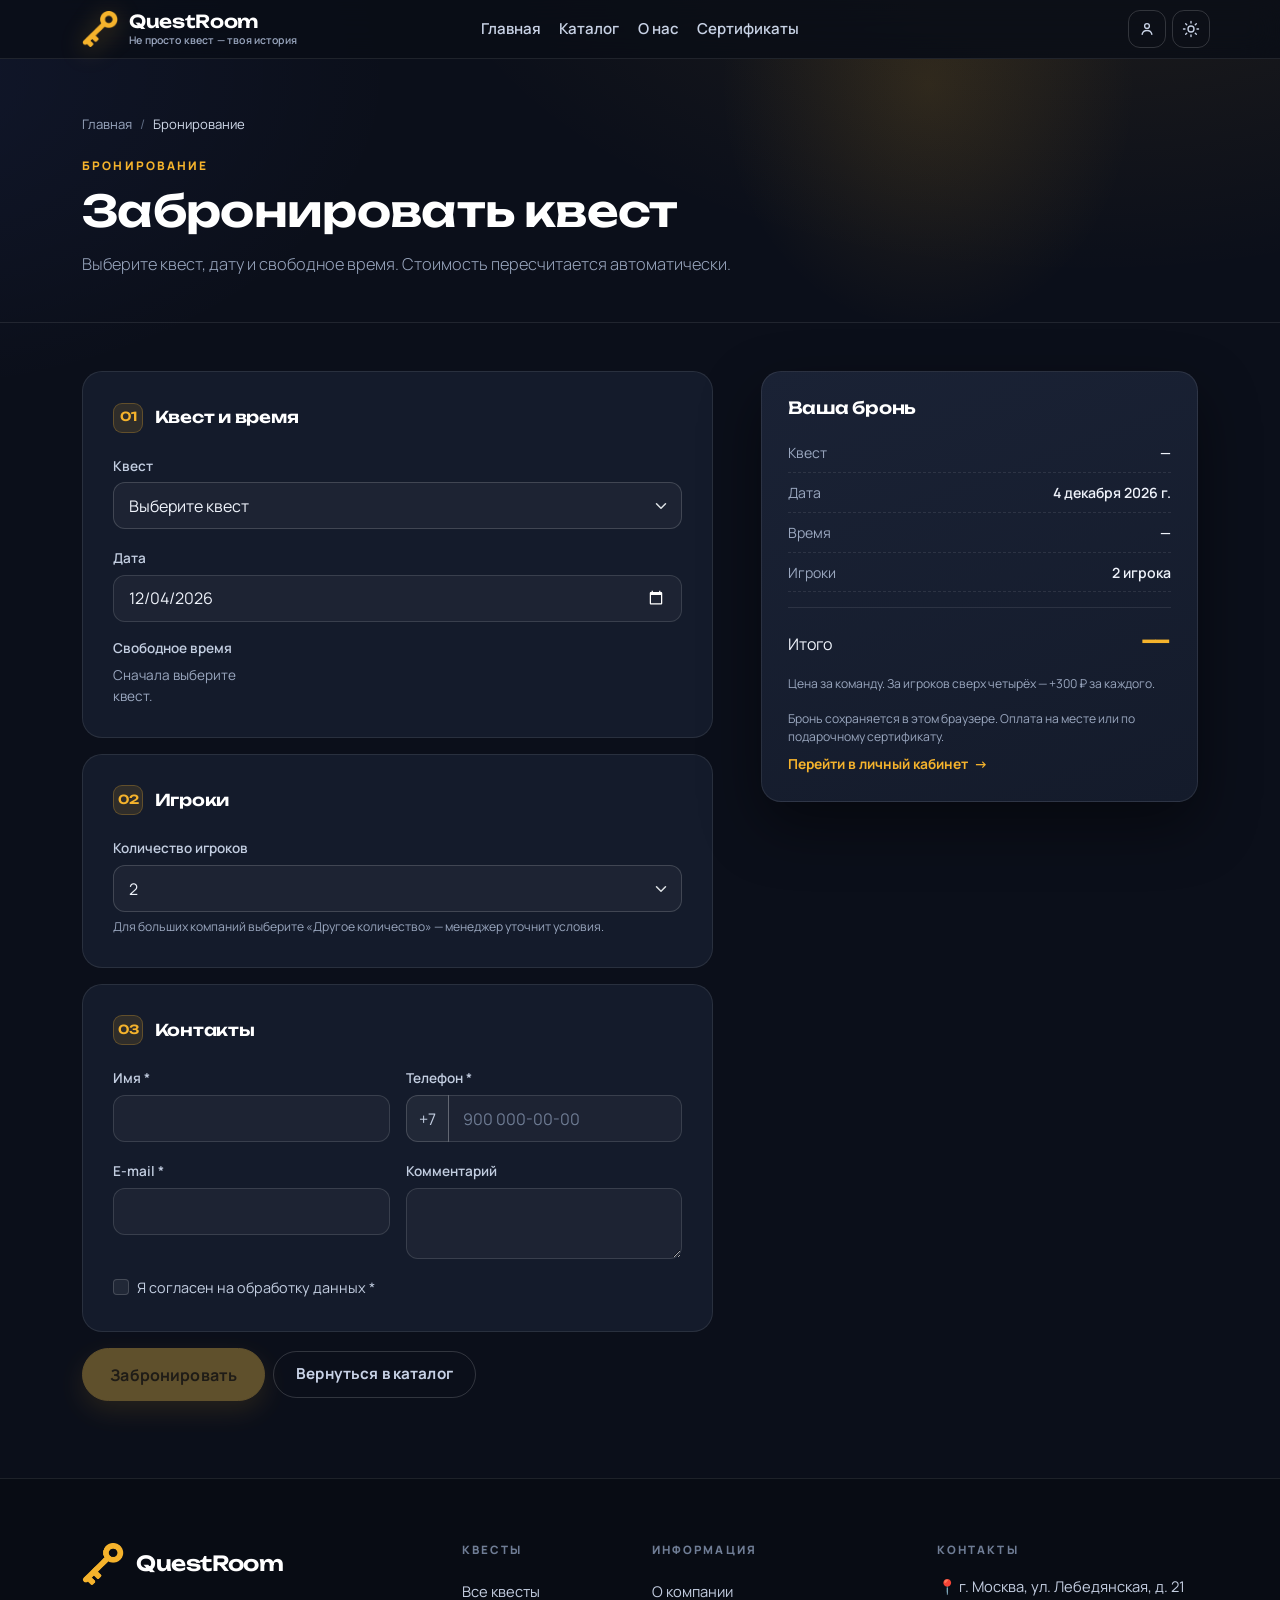
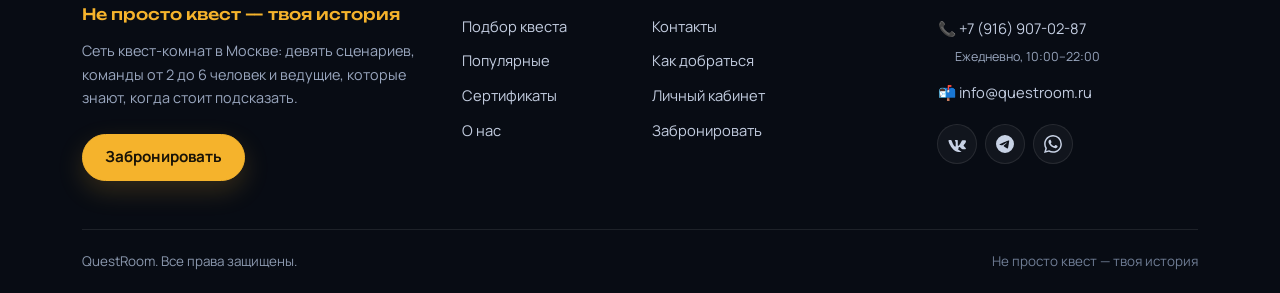
<file: order.html>
<!DOCTYPE html>
<html lang="ru" data-bs-theme="dark">
<head>
  <meta charset="UTF-8">
  <meta name="viewport" content="width=device-width, initial-scale=1.0">
  <title>Бронирование квеста — QuestRoom</title>
  <meta name="description" content="Забронируйте квест в QuestRoom: выберите дату, свободное время и количество игроков.">
  <script>
    (function () {
      try {
        var savedTheme = localStorage.getItem('qr_theme');
        if (savedTheme === 'light' || savedTheme === 'dark') {
          document.documentElement.setAttribute('data-bs-theme', savedTheme);
        }
      } catch (error) { /* localStorage недоступен */ }
    })();
  </script>
  <link rel="preconnect" href="https://fonts.googleapis.com">
  <link rel="preconnect" href="https://fonts.gstatic.com" crossorigin>
  <link href="https://fonts.googleapis.com/css2?family=Manrope:wght@400;500;600;700;800&family=Unbounded:wght@500;600;700&display=swap" rel="stylesheet">
  <link href="vendor/bootstrap/css/bootstrap.min.css" rel="stylesheet">
  <link rel="stylesheet" href="css/custom.css">
</head>
<body>

  <!-- Шапка -->
  <header class="site-header">
    <nav class="navbar navbar-expand-lg site-nav" aria-label="Основная навигация">
      <div class="container navbar-container">

        <a class="navbar-brand" href="index.html">
          <img src="images/quest-logo-gold.png" class="brand-logo" alt="" width="36" height="36">
          <span class="brand-text">
            <span class="brand-name">QuestRoom</span>
            <span class="brand-tagline">Не просто квест — твоя история</span>
          </span>
        </a>

        <div class="nav-actions">
          <a class="nav-icon-link" href="account.html" aria-label="Личный кабинет" title="Личный кабинет">
            <svg viewBox="0 0 24 24" fill="none" stroke="currentColor" stroke-width="1.8" stroke-linecap="round" stroke-linejoin="round" aria-hidden="true">
              <circle cx="12" cy="8" r="3.2"></circle>
              <path d="M5.5 19c.8-3.2 3.3-5 6.5-5s5.7 1.8 6.5 5"></path>
            </svg>
          </a>
          <button class="theme-toggle" id="themeToggle" type="button" aria-label="Включить светлую тему" aria-pressed="false" title="Включить светлую тему">
            <span class="theme-toggle__icon theme-toggle__sun" aria-hidden="true">
              <svg viewBox="0 0 24 24" fill="none" stroke="currentColor" stroke-width="1.8" stroke-linecap="round" stroke-linejoin="round">
                <circle cx="12" cy="12" r="4"></circle>
                <path d="M12 2v2M12 20v2M4.9 4.9l1.4 1.4M17.7 17.7l1.4 1.4M2 12h2M20 12h2M4.9 19.1l1.4-1.4M17.7 6.3l1.4-1.4"></path>
              </svg>
            </span>
            <span class="theme-toggle__icon theme-toggle__moon" aria-hidden="true">
              <svg viewBox="0 0 24 24" fill="none" stroke="currentColor" stroke-width="1.8" stroke-linecap="round" stroke-linejoin="round">
                <path d="M20.5 14.5A8.5 8.5 0 0 1 9.5 3.5a8.5 8.5 0 1 0 11 11Z"></path>
              </svg>
            </span>
          </button>
          <button class="navbar-toggler" type="button" data-bs-toggle="collapse" data-bs-target="#mainNavbar" aria-controls="mainNavbar" aria-expanded="false" aria-label="Переключить навигацию">
            <span class="navbar-toggler-icon"></span>
          </button>
        </div>

        <div class="collapse navbar-collapse" id="mainNavbar">
          <ul class="navbar-nav">
            <li class="nav-item"><a class="nav-link" href="index.html">Главная</a></li>
            <li class="nav-item"><a class="nav-link" href="catalog.html">Каталог</a></li>
            <li class="nav-item"><a class="nav-link" href="about.html">О нас</a></li>
            <li class="nav-item"><a class="nav-link" href="certificates.html">Сертификаты</a></li>
          </ul>
        </div>

      </div>
    </nav>
  </header>

  <section class="page-hero">
    <div class="container">
      <nav aria-label="breadcrumb">
        <ol class="breadcrumb">
          <li class="breadcrumb-item"><a href="index.html">Главная</a></li>
          <li class="breadcrumb-item active" aria-current="page">Бронирование</li>
        </ol>
      </nav>

      <span class="section-kicker">Бронирование</span>
      <h1>Забронировать квест</h1>
      <p class="lead">Выберите квест, дату и свободное время. Стоимость пересчитается автоматически.</p>
    </div>
  </section>

  <main class="container my-4 my-lg-5">
    <div class="row g-4 g-lg-5">

      <div class="col-12 col-lg-7">
        <form id="booking-form" novalidate>

          <div id="booking-error" class="alert alert-warning" role="alert" hidden></div>

          <section class="booking-card">
            <h2 class="booking-step-title"><span class="booking-step-number">01</span> Квест и время</h2>

            <div class="mb-3">
              <label for="booking-quest" class="form-label">Квест</label>
              <select id="booking-quest" name="quest" class="form-select" data-custom-target="#booking-quest-custom">
                <option value="">Выберите квест</option>
              </select>
              <input
                id="booking-quest-custom"
                name="quest_custom"
                type="text"
                class="form-control mt-2 d-none"
                placeholder="Введите название квеста"
                aria-label="Свой вариант квеста"
              >
              <div class="invalid-feedback">Укажите название квеста</div>
            </div>

            <div class="mb-3">
              <label for="booking-date" class="form-label">Дата</label>
              <input id="booking-date" name="date" type="date" class="form-control" required>
            </div>

            <div>
              <span class="form-label d-block">Свободное время</span>
              <div id="booking-slots" class="slot-grid" aria-live="polite"></div>
            </div>
          </section>

          <section class="booking-card">
            <h2 class="booking-step-title"><span class="booking-step-number">02</span> Игроки</h2>

            <label for="booking-players" class="form-label">Количество игроков</label>
            <select id="booking-players" name="players" class="form-select" data-custom-target="#booking-players-custom">
              <option value="2">2</option>
            </select>
            <input
              id="booking-players-custom"
              name="players_custom"
              type="number"
              class="form-control mt-2 d-none"
              min="1"
              max="30"
              inputmode="numeric"
              placeholder="Введите количество игроков"
              aria-label="Своё количество игроков"
            >
            <div class="field-hint">Для больших компаний выберите «Другое количество» — менеджер уточнит условия.</div>
            <div class="invalid-feedback">Введите число от 1 до 30</div>
          </section>

          <section class="booking-card">
            <h2 class="booking-step-title"><span class="booking-step-number">03</span> Контакты</h2>

            <div class="row g-3">
              <div class="col-12 col-md-6">
                <label for="booking-name" class="form-label">Имя *</label>
                <input id="booking-name" name="name" type="text" class="form-control" required>
                <div class="invalid-feedback">Введите имя</div>
              </div>

              <div class="col-12 col-md-6">
                <label for="booking-phone" class="form-label">Телефон *</label>
                <div class="input-group">
                  <span class="input-group-text">+7</span>
                  <input
                    id="booking-phone"
                    name="phone"
                    type="tel"
                    class="form-control"
                    placeholder="900 000-00-00"
                    pattern="\d{3}\s?\d{3}-?\d{2}-?\d{2}"
                    maxlength="14"
                    required
                  >
                </div>
                <div class="invalid-feedback">Введите телефон в формате 900 000-00-00</div>
              </div>

              <div class="col-12 col-md-6">
                <label for="booking-email" class="form-label">E-mail *</label>
                <input id="booking-email" name="email" type="email" class="form-control" required>
                <div class="invalid-feedback">Введите корректный e-mail</div>
              </div>

              <div class="col-12 col-md-6">
                <label for="booking-comment" class="form-label">Комментарий</label>
                <textarea id="booking-comment" name="comment" class="form-control" rows="2"></textarea>
              </div>

              <div class="col-12">
                <div class="form-check">
                  <input id="booking-agree" name="agree" class="form-check-input" type="checkbox" required>
                  <label class="form-check-label" for="booking-agree">Я согласен на обработку данных *</label>
                  <div class="invalid-feedback">Подтвердите согласие</div>
                </div>
              </div>
            </div>
          </section>

          <div class="d-flex flex-wrap align-items-center gap-2 mt-3">
            <button id="booking-submit" class="btn btn-primary btn-lg" type="submit" disabled>Забронировать</button>
            <a class="btn btn-outline-secondary" href="catalog.html">Вернуться в каталог</a>
          </div>
        </form>
      </div>

      <div class="col-12 col-lg-5">
        <aside class="booking-summary" aria-label="Итог бронирования">
          <div class="booking-summary__head">
            <h2>Ваша бронь</h2>
          </div>

          <div class="summary-row"><span>Квест</span><strong id="summary-quest">—</strong></div>
          <div class="summary-row"><span>Дата</span><strong id="summary-date">—</strong></div>
          <div class="summary-row"><span>Время</span><strong id="summary-time">—</strong></div>
          <div class="summary-row"><span>Игроки</span><strong id="summary-players">—</strong></div>

          <div class="summary-total"><span>Итого</span><strong id="summary-total">—</strong></div>

          <p class="booking-summary__note" id="booking-price-note">Цена за команду. За игроков сверх четырёх — +300 ₽ за каждого.</p>
          <p class="booking-summary__note">Бронь сохраняется в этом браузере. Оплата на месте или по подарочному сертификату.</p>

          <a class="link-accent mt-2" href="account.html">Перейти в личный кабинет <span aria-hidden="true">→</span></a>
        </aside>
      </div>

    </div>
  </main>

  <!-- Подтверждение -->
  <div class="modal fade" id="bookingModal" tabindex="-1" aria-labelledby="bookingModalLabel" aria-hidden="true">
    <div class="modal-dialog modal-dialog-centered">
      <div class="modal-content">
        <div class="modal-header">
          <h2 class="modal-title h5" id="bookingModalLabel">Бронь оформлена</h2>
          <button type="button" class="btn-close" data-bs-dismiss="modal" aria-label="Закрыть"></button>
        </div>
        <div class="modal-body">
          <p class="text-muted">Спасибо! Мы сохранили вашу бронь. Номер для связи с администратором:</p>
          <div class="booking-success__code" id="booking-code">QR-000000</div>
          <p class="mb-1" id="booking-modal-details"></p>
          <p class="mb-0">Итого: <strong id="booking-modal-total"></strong></p>
        </div>
        <div class="modal-footer">
          <a class="btn btn-outline-secondary" href="catalog.html">В каталог</a>
          <a class="btn btn-primary" href="account.html">Мои брони</a>
        </div>
      </div>
    </div>
  </div>

  <!-- Подвал -->
  <footer class="site-footer">
    <div class="container">
      <div class="row g-4 g-lg-4">

        <div class="col-12 col-lg-4">
          <a class="footer-brand" href="index.html">
            <img src="images/quest-logo-gold.png" alt="" width="42" height="42">
            <span class="brand-name">QuestRoom</span>
          </a>
          <p class="footer-slogan">Не просто квест — твоя история</p>
          <p class="footer-text">
            Сеть квест-комнат в Москве: девять сценариев, команды от 2 до 6 человек
            и ведущие, которые знают, когда стоит подсказать.
          </p>
          <a class="btn btn-primary" href="order.html">Забронировать</a>
        </div>

        <div class="col-6 col-lg-2">
          <h2 class="footer-title">Квесты</h2>
          <ul class="footer-links">
            <li><a href="catalog.html">Все квесты</a></li>
            <li><a href="quiz.html">Подбор квеста</a></li>
            <li><a href="index.html#popular">Популярные</a></li>
            <li><a href="certificates.html">Сертификаты</a></li>
            <li><a href="about.html">О нас</a></li>
          </ul>
        </div>

        <div class="col-6 col-lg-3">
          <h2 class="footer-title">Информация</h2>
          <ul class="footer-links">
            <li><a href="about.html">О компании</a></li>
            <li><a href="about.html#contacts">Контакты</a></li>
            <li><a href="about.html#map">Как добраться</a></li>
            <li><a href="account.html">Личный кабинет</a></li>
            <li><a href="order.html">Забронировать</a></li>
          </ul>
        </div>

        <div class="col-12 col-lg-3">
          <h2 class="footer-title">Контакты</h2>
          <address class="footer-address"><span class="footer-contact-emoji" aria-hidden="true">📍</span>г. Москва, ул. Лебедянская, д. 21</address>
          <ul class="footer-links mb-3">
            <li><a href="tel:+79169070287"><span class="footer-contact-emoji" aria-hidden="true">📞</span>+7 (916) 907-02-87</a></li>
            <li class="footer-hours">Ежедневно, 10:00–22:00</li>
            <li><a href="mailto:info@questroom.ru"><span class="footer-contact-emoji" aria-hidden="true">📬</span>info@questroom.ru</a></li>
          </ul>
          <ul class="socials">
            <li><a href="#" aria-label="ВКонтакте" title="ВКонтакте"><svg viewBox="0 0 24 24" fill="currentColor" aria-hidden="true"><path d="M13.162 18.994c.609 0 .858-.406.851-.915-.031-1.917.714-2.949 2.059-1.604 1.488 1.488 1.796 2.519 3.603 2.519h3.2c.808 0 1.126-.26 1.126-.668 0-.613-.678-1.503-1.651-2.475-.857-.857-1.518-1.363-1.518-1.911 0-.474.291-.732.744-1.268 1.11-1.315 2.42-2.944 2.42-4.443 0-.871-.438-1.235-1.25-1.25h-3.2c-.716 0-1.043.375-1.22.795 0 0-1.433 3.484-3.463 5.748-.657.657-.956.866-1.315.866-.188 0-.469-.211-.469-.817V7.619c0-.75-.219-1.078-.844-1.078H9.843c-.469 0-.75.344-.75.672 0 .708 1.063.871 1.172 2.86v4.309c0 .93-.169 1.098-.528 1.098-.963 0-3.303-3.525-4.692-7.564-.272-.789-.544-1.11-1.263-1.11H1.582c-.797 0-.956.375-.956.795 0 .779 1.02 4.628 4.743 9.723 2.478 3.55 5.972 5.47 9.153 5.47h3.64z"/></svg></a></li>
            <li><a href="#" aria-label="Telegram" title="Telegram"><svg viewBox="0 0 24 24" fill="currentColor" aria-hidden="true"><path d="M11.944 0A12 12 0 0 0 0 12a12 12 0 0 0 12 12 12 12 0 0 0 12-12A12 12 0 0 0 12 0a12 12 0 0 0-.056 0zm4.962 7.224c.1-.002.321.023.465.14a.506.506 0 0 1 .171.325c.016.093.036.306.02.472-.18 1.898-.962 6.502-1.36 8.627-.168.9-.499 1.201-.82 1.23-.696.065-1.225-.46-1.9-.902-1.056-.693-1.653-1.124-2.678-1.8-1.185-.78-.417-1.21.258-1.91.177-.184 3.247-2.977 3.307-3.23.007-.032.014-.15-.056-.212s-.174-.041-.249-.024c-.106.024-1.793 1.14-5.061 3.345-.48.33-.913.49-1.302.48-.428-.008-1.252-.241-1.865-.44-.752-.245-1.349-.374-1.297-.789.027-.216.325-.437.893-.663 3.498-1.524 5.83-2.529 6.998-3.014 3.332-1.386 4.025-1.627 4.476-1.635z"/></svg></a></li>
            <li><a href="#" aria-label="WhatsApp" title="WhatsApp"><svg viewBox="0 0 24 24" fill="currentColor" aria-hidden="true"><path d="M17.472 14.382c-.297-.149-1.758-.867-2.03-.967-.273-.099-.471-.148-.67.15-.197.297-.767.966-.94 1.164-.173.199-.347.223-.644.075-.297-.15-1.255-.463-2.39-1.475-.883-.788-1.48-1.761-1.653-2.059-.173-.297-.018-.458.13-.606.134-.133.298-.347.446-.52.149-.174.198-.298.298-.497.099-.198.05-.371-.025-.52-.075-.149-.669-1.612-.916-2.207-.242-.579-.487-.5-.669-.51-.173-.008-.371-.01-.57-.01-.198 0-.52.074-.792.372-.272.297-1.04 1.016-1.04 2.479 0 1.462 1.065 2.875 1.213 3.074.149.198 2.096 3.2 5.077 4.487.709.306 1.262.489 1.694.625.712.227 1.36.195 1.871.118.571-.085 1.758-.719 2.006-1.413.248-.694.248-1.289.173-1.413-.074-.124-.272-.198-.57-.347m-5.421 7.403h-.004a9.87 9.87 0 0 1-5.031-1.378l-.361-.214-3.741.982.998-3.648-.235-.374a9.86 9.86 0 0 1-1.51-5.26c.001-5.45 4.436-9.884 9.888-9.884 2.64 0 5.122 1.03 6.988 2.898a9.825 9.825 0 0 1 2.893 6.994c-.003 5.45-4.437 9.884-9.885 9.884m8.413-18.297A11.815 11.815 0 0 0 12.05 0C5.495 0 .16 5.335.157 11.892c0 2.096.547 4.142 1.588 5.945L0 24l6.305-1.654a11.882 11.882 0 0 0 5.683 1.448h.005c6.554 0 11.89-5.335 11.893-11.893a11.821 11.821 0 0 0-3.48-8.413z"/></svg></a></li>
          </ul>
        </div>

      </div>

      <div class="footer-bottom">
        <p>QuestRoom. Все права защищены.</p>
        <p class="footer-tagline">Не просто квест — твоя история</p>
      </div>
    </div>
  </footer>

  <button type="button" class="position-fixed" id="backToTop" style="bottom: 24px; right: 24px; z-index: 1050;" aria-label="Наверх">
    🧩
  </button>

  <script src="js/quests.js"></script>
  <script src="js/store.js"></script>
  <script src="js/theme.js"></script>
  <script src="vendor/bootstrap/js/bootstrap.bundle.min.js"></script>
  <script src="js/custom.js"></script>
  <script src="js/booking.js"></script>

</body>
</html>
</file>
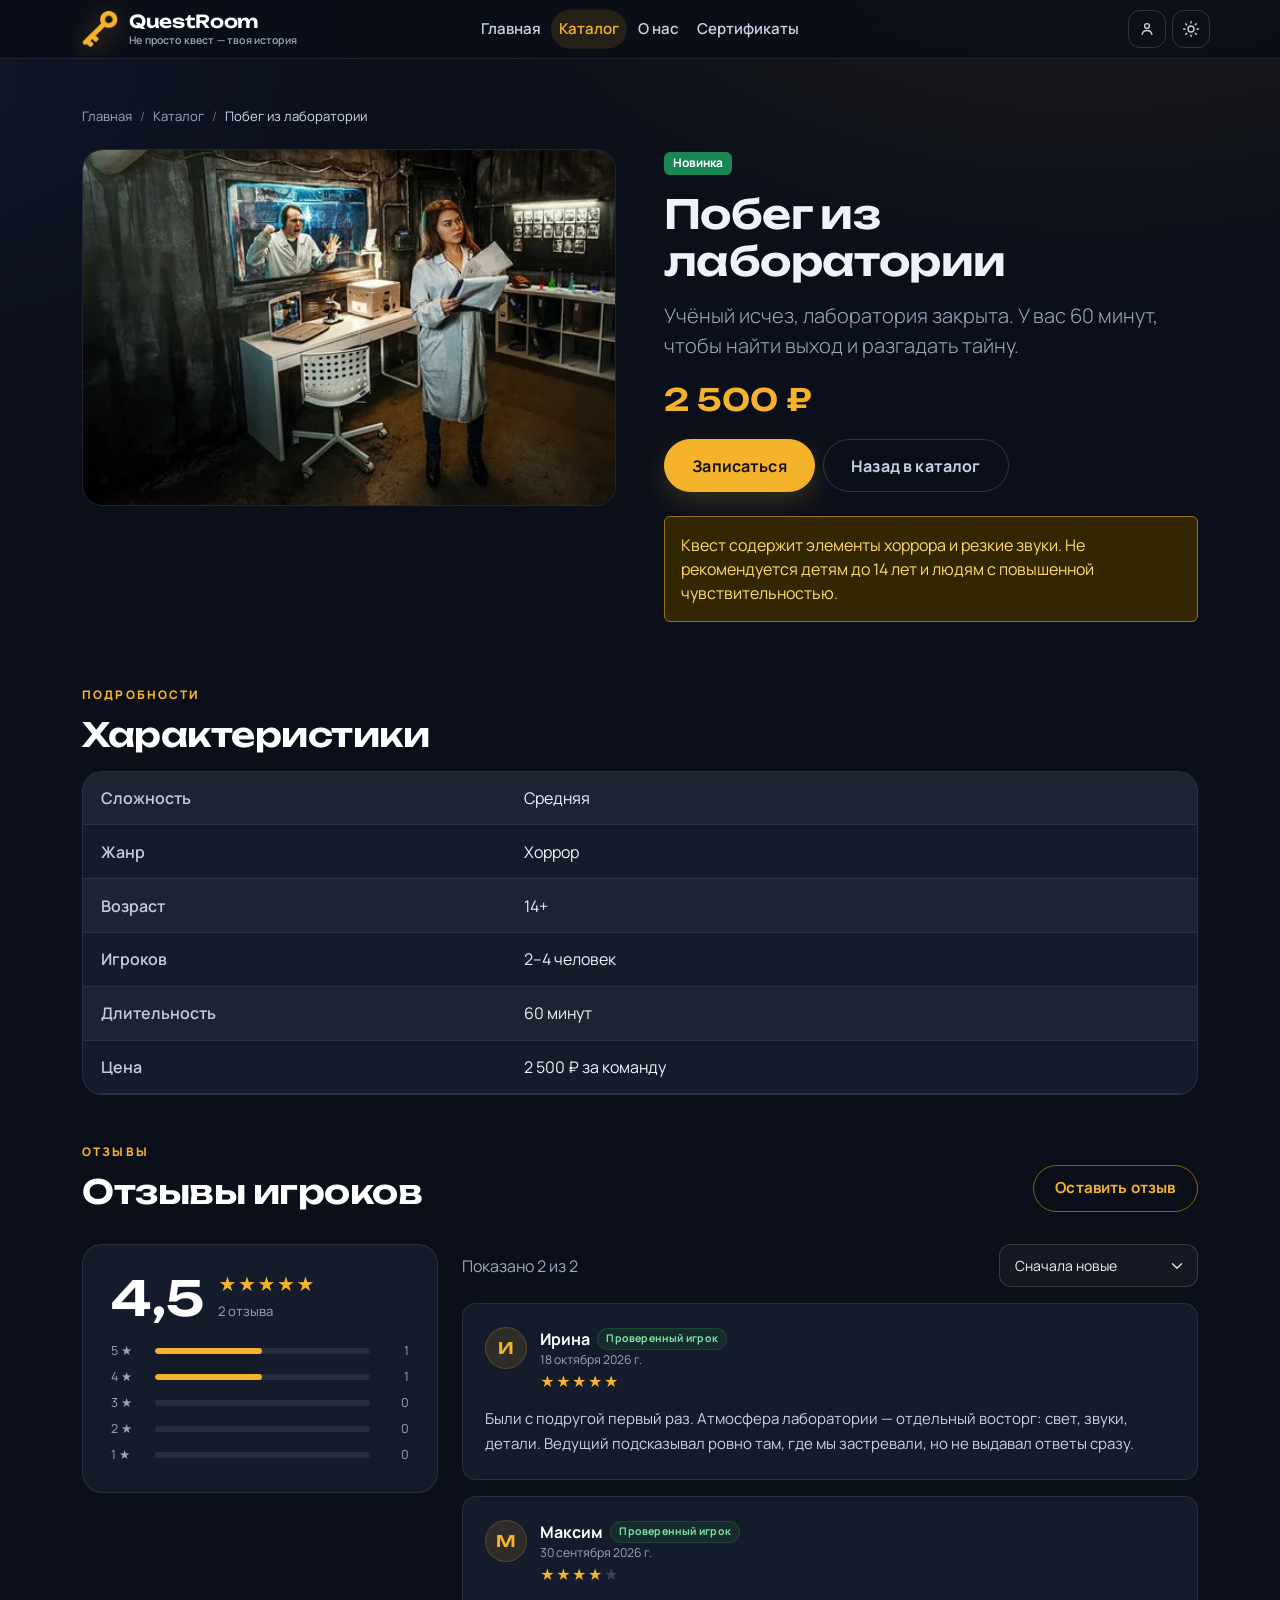
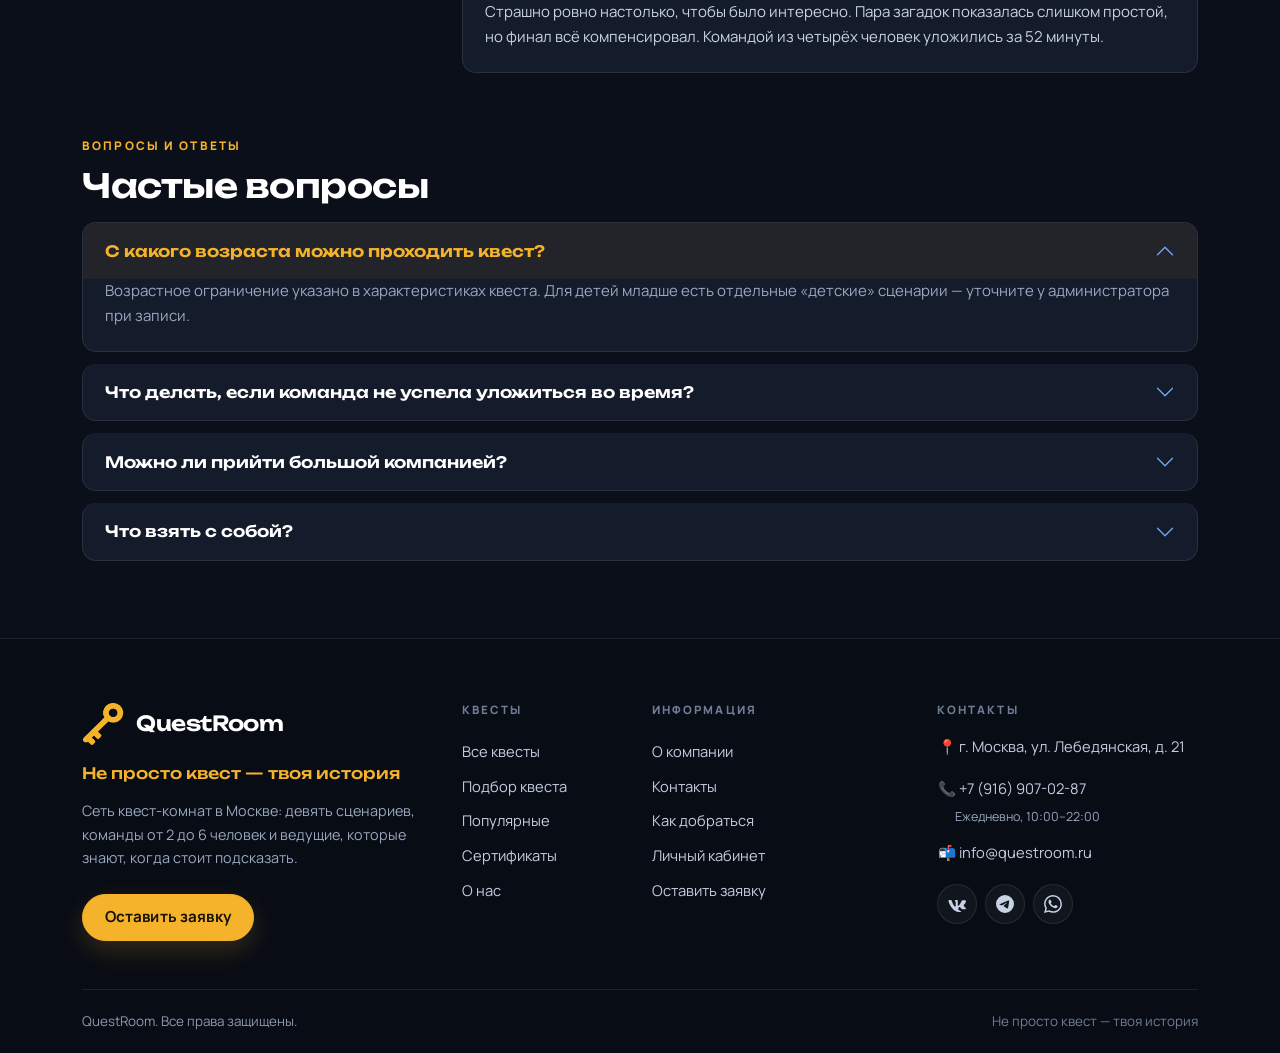
<file: product.html>
<!DOCTYPE html>
<html lang="ru" data-bs-theme="dark">
<head>
  <meta charset="UTF-8">
  <meta name="viewport" content="width=device-width, initial-scale=1.0">
  <title>Побег из лаборатории — QuestRoom</title>
  <meta name="description" content="Квест «Побег из лаборатории»: хоррор, 60 минут, 2–4 человека. Характеристики, цена и запись онлайн.">
  <script>
    (function () {
      try {
        var savedTheme = localStorage.getItem('qr_theme');
        if (savedTheme === 'light' || savedTheme === 'dark') {
          document.documentElement.setAttribute('data-bs-theme', savedTheme);
        }
      } catch (error) { /* localStorage недоступен */ }
    })();
  </script>
  <link rel="preconnect" href="https://fonts.googleapis.com">
  <link rel="preconnect" href="https://fonts.gstatic.com" crossorigin>
  <link href="https://fonts.googleapis.com/css2?family=Manrope:wght@400;500;600;700;800&family=Unbounded:wght@500;600;700&display=swap" rel="stylesheet">
  <link href="vendor/bootstrap/css/bootstrap.min.css" rel="stylesheet">
  <link rel="stylesheet" href="css/custom.css">
</head>
<body>

  <!-- Шапка -->
  <header class="site-header">
    <nav class="navbar navbar-expand-lg site-nav" aria-label="Основная навигация">
      <div class="container navbar-container">

        <a class="navbar-brand" href="index.html">
          <img src="images/quest-logo-gold.png" class="brand-logo" alt="" width="36" height="36">
          <span class="brand-text">
            <span class="brand-name">QuestRoom</span>
            <span class="brand-tagline">Не просто квест — твоя история</span>
          </span>
        </a>

        <div class="nav-actions">
          <a class="nav-icon-link" href="account.html" aria-label="Личный кабинет" title="Личный кабинет">
            <svg viewBox="0 0 24 24" fill="none" stroke="currentColor" stroke-width="1.8" stroke-linecap="round" stroke-linejoin="round" aria-hidden="true">
              <circle cx="12" cy="8" r="3.2"></circle>
              <path d="M5.5 19c.8-3.2 3.3-5 6.5-5s5.7 1.8 6.5 5"></path>
            </svg>
          </a>
          <button class="theme-toggle" id="themeToggle" type="button" aria-label="Включить светлую тему" aria-pressed="false" title="Включить светлую тему">
            <span class="theme-toggle__icon theme-toggle__sun" aria-hidden="true">
              <svg viewBox="0 0 24 24" fill="none" stroke="currentColor" stroke-width="1.8" stroke-linecap="round" stroke-linejoin="round">
                <circle cx="12" cy="12" r="4"></circle>
                <path d="M12 2v2M12 20v2M4.9 4.9l1.4 1.4M17.7 17.7l1.4 1.4M2 12h2M20 12h2M4.9 19.1l1.4-1.4M17.7 6.3l1.4-1.4"></path>
              </svg>
            </span>
            <span class="theme-toggle__icon theme-toggle__moon" aria-hidden="true">
              <svg viewBox="0 0 24 24" fill="none" stroke="currentColor" stroke-width="1.8" stroke-linecap="round" stroke-linejoin="round">
                <path d="M20.5 14.5A8.5 8.5 0 0 1 9.5 3.5a8.5 8.5 0 1 0 11 11Z"></path>
              </svg>
            </span>
          </button>
          <button class="navbar-toggler" type="button" data-bs-toggle="collapse" data-bs-target="#mainNavbar" aria-controls="mainNavbar" aria-expanded="false" aria-label="Переключить навигацию">
            <span class="navbar-toggler-icon"></span>
          </button>
        </div>

        <div class="collapse navbar-collapse" id="mainNavbar">
          <ul class="navbar-nav">
            <li class="nav-item"><a class="nav-link" href="index.html">Главная</a></li>
            <li class="nav-item"><a class="nav-link active" aria-current="page" href="catalog.html">Каталог</a></li>
            <li class="nav-item"><a class="nav-link" href="about.html">О нас</a></li>
            <li class="nav-item"><a class="nav-link" href="certificates.html">Сертификаты</a></li>
          </ul>
        </div>

      </div>
    </nav>
  </header>

  <main class="container my-4 my-lg-5">

    <nav aria-label="breadcrumb">
      <ol class="breadcrumb">
        <li class="breadcrumb-item"><a href="index.html">Главная</a></li>
        <li class="breadcrumb-item"><a href="catalog.html">Каталог</a></li>
        <li class="breadcrumb-item active" aria-current="page">Квест</li>
      </ol>
    </nav>

    <div class="row g-4 g-lg-5">

      <div class="col-12 col-lg-6">
        <div class="quest-detail-media">
          <img id="quest-image" src="images/quest-lab.jpg" class="quest-detail-image" alt="Побег из лаборатории">
        </div>
      </div>

      <div class="col-12 col-lg-6">
        <span id="quest-badge" class="badge bg-success mb-3">Новинка</span>
        <h1 id="quest-title" class="mb-3">Побег из лаборатории</h1>
        <p id="quest-description" class="lead text-muted">Учёный исчез, лаборатория закрыта. У вас 60 минут, чтобы найти выход и разгадать тайну.</p>
        <p id="quest-price" class="quest-price">2 500 ₽</p>
        <div class="d-flex flex-wrap gap-2 mb-4">
          <a class="btn btn-primary btn-lg" href="order.html">Записаться</a>
          <a class="btn btn-outline-secondary btn-lg" href="catalog.html">Назад в каталог</a>
        </div>
        <div id="quest-warning" class="alert alert-warning" role="alert" hidden></div>
      </div>

    </div>

    <section class="mt-5">
      <span class="section-kicker">Подробности</span>
      <h2 class="section-title mb-3">Характеристики</h2>
      <div class="table-responsive card">
        <table class="table table-striped align-middle">
          <tbody id="quest-characteristics">
            <tr><th scope="row">Сложность</th><td>Средняя</td></tr>
            <tr><th scope="row">Возраст</th><td>14+</td></tr>
            <tr><th scope="row">Игроков</th><td>2–4 человека</td></tr>
            <tr><th scope="row">Длительность</th><td>60 минут</td></tr>
            <tr><th scope="row">Цена</th><td>2 500 ₽ за команду</td></tr>
          </tbody>
        </table>
      </div>
    </section>

    <!-- Отзывы -->
    <section class="mt-5" id="reviews">
      <div class="section-head">
        <div>
          <span class="section-kicker">Отзывы</span>
          <h2 class="section-title">Отзывы игроков</h2>
        </div>
        <button class="btn btn-outline-primary" type="button" id="reviewFormToggle">Оставить отзыв</button>
      </div>

      <div class="row g-4">
        <div class="col-12 col-lg-4">
          <aside class="reviews-summary" id="reviewsSummary" aria-label="Сводка отзывов"></aside>
        </div>

        <div class="col-12 col-lg-8">
          <div class="reviews-toolbar">
            <span class="text-muted" id="reviewsCountLabel"></span>
            <select id="reviewsSort" class="form-select form-select-sm" aria-label="Сортировка отзывов">
              <option value="new">Сначала новые</option>
              <option value="high">Сначала высокие оценки</option>
              <option value="low">Сначала низкие оценки</option>
            </select>
          </div>

          <div id="reviewsList"></div>

          <div class="text-center mt-3">
            <button class="btn btn-outline-secondary" type="button" id="reviewsMore" hidden>Показать ещё</button>
          </div>
        </div>
      </div>

      <div class="review-form-card mt-4" id="reviewFormCard" hidden>
        <h3 class="h5 mb-3">Оставить отзыв</h3>
        <form id="reviewForm" novalidate>
          <div class="mb-3">
            <span class="form-label d-block">Ваша оценка</span>
            <div class="rating-input" role="radiogroup" aria-label="Оценка квеста">
              <input type="radio" id="review-rating-5" name="review-rating" value="5" checked>
              <label for="review-rating-5" aria-label="5 из 5">★</label>
              <input type="radio" id="review-rating-4" name="review-rating" value="4">
              <label for="review-rating-4" aria-label="4 из 5">★</label>
              <input type="radio" id="review-rating-3" name="review-rating" value="3">
              <label for="review-rating-3" aria-label="3 из 5">★</label>
              <input type="radio" id="review-rating-2" name="review-rating" value="2">
              <label for="review-rating-2" aria-label="2 из 5">★</label>
              <input type="radio" id="review-rating-1" name="review-rating" value="1">
              <label for="review-rating-1" aria-label="1 из 5">★</label>
            </div>
          </div>

          <div class="row g-3">
            <div class="col-12 col-md-5">
              <label for="review-name" class="form-label">Имя *</label>
              <input id="review-name" name="name" type="text" class="form-control" required>
              <div class="invalid-feedback">Введите имя</div>
            </div>
            <div class="col-12">
              <label for="review-text" class="form-label">Текст отзыва *</label>
              <textarea id="review-text" name="text" class="form-control" rows="4" minlength="10" required placeholder="Расскажите, как прошёл квест"></textarea>
              <div class="invalid-feedback">Напишите хотя бы 10 символов</div>
            </div>
            <div class="col-12 d-flex flex-wrap align-items-center gap-2">
              <button class="btn btn-primary" type="submit">Опубликовать</button>
            </div>
            <div class="col-12">
              <div id="reviewFormStatus" class="alert alert-success mt-0 mb-0" role="status" hidden></div>
            </div>
          </div>
        </form>
      </div>
    </section>

    <section class="mt-5">
      <span class="section-kicker">Вопросы и ответы</span>
      <h2 class="section-title mb-3">Частые вопросы</h2>

      <div class="accordion" id="faqAccordion">

        <div class="accordion-item">
          <h3 class="accordion-header">
            <button class="accordion-button" type="button" data-bs-toggle="collapse" data-bs-target="#faq1" aria-expanded="true" aria-controls="faq1">
              С какого возраста можно проходить квест?
            </button>
          </h3>
          <div id="faq1" class="accordion-collapse collapse show" data-bs-parent="#faqAccordion">
            <div class="accordion-body">
              Возрастное ограничение указано в характеристиках квеста. Для детей младше есть отдельные «детские» сценарии — уточните у администратора при записи.
            </div>
          </div>
        </div>

        <div class="accordion-item">
          <h3 class="accordion-header">
            <button class="accordion-button collapsed" type="button" data-bs-toggle="collapse" data-bs-target="#faq2" aria-expanded="false" aria-controls="faq2">
              Что делать, если команда не успела уложиться во время?
            </button>
          </h3>
          <div id="faq2" class="accordion-collapse collapse" data-bs-parent="#faqAccordion">
            <div class="accordion-body">
              Ничего страшного — ведущий подскажет, где вы были близки к разгадке. Квест можно пройти повторно со скидкой 20%.
            </div>
          </div>
        </div>

        <div class="accordion-item">
          <h3 class="accordion-header">
            <button class="accordion-button collapsed" type="button" data-bs-toggle="collapse" data-bs-target="#faq3" aria-expanded="false" aria-controls="faq3">
              Можно ли прийти большой компанией?
            </button>
          </h3>
          <div id="faq3" class="accordion-collapse collapse" data-bs-parent="#faqAccordion">
            <div class="accordion-body">
              Да, для корпоративов и больших групп есть специальные условия. Напишите в комментарии заявки «корпоратив» — менеджер свяжется и подберёт удобное время.
            </div>
          </div>
        </div>

        <div class="accordion-item">
          <h3 class="accordion-header">
            <button class="accordion-button collapsed" type="button" data-bs-toggle="collapse" data-bs-target="#faq4" aria-expanded="false" aria-controls="faq4">
              Что взять с собой?
            </button>
          </h3>
          <div id="faq4" class="accordion-collapse collapse" data-bs-parent="#faqAccordion">
            <div class="accordion-body">
              Возьмите удобную одежду и обувь — в некоторых квестах придётся много двигаться.
            </div>
          </div>
        </div>

      </div>
    </section>
  </main>

  <!-- Подвал -->
  <footer class="site-footer">
    <div class="container">
      <div class="row g-4 g-lg-4">

        <div class="col-12 col-lg-4">
          <a class="footer-brand" href="index.html">
            <img src="images/quest-logo-gold.png" alt="" width="42" height="42">
            <span class="brand-name">QuestRoom</span>
          </a>
          <p class="footer-slogan">Не просто квест — твоя история</p>
          <p class="footer-text">
            Сеть квест-комнат в Москве: девять сценариев, команды от 2 до 6 человек
            и ведущие, которые знают, когда стоит подсказать.
          </p>
          <a class="btn btn-primary" href="order.html">Оставить заявку</a>
        </div>

        <div class="col-6 col-lg-2">
          <h2 class="footer-title">Квесты</h2>
          <ul class="footer-links">
            <li><a href="catalog.html">Все квесты</a></li>
            <li><a href="quiz.html">Подбор квеста</a></li>
            <li><a href="index.html#popular">Популярные</a></li>
            <li><a href="certificates.html">Сертификаты</a></li>
            <li><a href="about.html">О нас</a></li>
          </ul>
        </div>

        <div class="col-6 col-lg-3">
          <h2 class="footer-title">Информация</h2>
          <ul class="footer-links">
            <li><a href="about.html">О компании</a></li>
            <li><a href="about.html#contacts">Контакты</a></li>
            <li><a href="about.html#map">Как добраться</a></li>
            <li><a href="account.html">Личный кабинет</a></li>
            <li><a href="order.html">Оставить заявку</a></li>
          </ul>
        </div>

        <div class="col-12 col-lg-3">
          <h2 class="footer-title">Контакты</h2>
          <address class="footer-address"><span class="footer-contact-emoji" aria-hidden="true">📍</span>г. Москва, ул. Лебедянская, д. 21</address>
          <ul class="footer-links mb-3">
            <li><a href="tel:+79169070287"><span class="footer-contact-emoji" aria-hidden="true">📞</span>+7 (916) 907-02-87</a></li>
            <li class="footer-hours">Ежедневно, 10:00–22:00</li>
            <li><a href="mailto:info@questroom.ru"><span class="footer-contact-emoji" aria-hidden="true">📬</span>info@questroom.ru</a></li>
          </ul>
          <ul class="socials">
            <li><a href="#" aria-label="ВКонтакте" title="ВКонтакте"><svg viewBox="0 0 24 24" fill="currentColor" aria-hidden="true"><path d="M13.162 18.994c.609 0 .858-.406.851-.915-.031-1.917.714-2.949 2.059-1.604 1.488 1.488 1.796 2.519 3.603 2.519h3.2c.808 0 1.126-.26 1.126-.668 0-.613-.678-1.503-1.651-2.475-.857-.857-1.518-1.363-1.518-1.911 0-.474.291-.732.744-1.268 1.11-1.315 2.42-2.944 2.42-4.443 0-.871-.438-1.235-1.25-1.25h-3.2c-.716 0-1.043.375-1.22.795 0 0-1.433 3.484-3.463 5.748-.657.657-.956.866-1.315.866-.188 0-.469-.211-.469-.817V7.619c0-.75-.219-1.078-.844-1.078H9.843c-.469 0-.75.344-.75.672 0 .708 1.063.871 1.172 2.86v4.309c0 .93-.169 1.098-.528 1.098-.963 0-3.303-3.525-4.692-7.564-.272-.789-.544-1.11-1.263-1.11H1.582c-.797 0-.956.375-.956.795 0 .779 1.02 4.628 4.743 9.723 2.478 3.55 5.972 5.47 9.153 5.47h3.64z"/></svg></a></li>
            <li><a href="#" aria-label="Telegram" title="Telegram"><svg viewBox="0 0 24 24" fill="currentColor" aria-hidden="true"><path d="M11.944 0A12 12 0 0 0 0 12a12 12 0 0 0 12 12 12 12 0 0 0 12-12A12 12 0 0 0 12 0a12 12 0 0 0-.056 0zm4.962 7.224c.1-.002.321.023.465.14a.506.506 0 0 1 .171.325c.016.093.036.306.02.472-.18 1.898-.962 6.502-1.36 8.627-.168.9-.499 1.201-.82 1.23-.696.065-1.225-.46-1.9-.902-1.056-.693-1.653-1.124-2.678-1.8-1.185-.78-.417-1.21.258-1.91.177-.184 3.247-2.977 3.307-3.23.007-.032.014-.15-.056-.212s-.174-.041-.249-.024c-.106.024-1.793 1.14-5.061 3.345-.48.33-.913.49-1.302.48-.428-.008-1.252-.241-1.865-.44-.752-.245-1.349-.374-1.297-.789.027-.216.325-.437.893-.663 3.498-1.524 5.83-2.529 6.998-3.014 3.332-1.386 4.025-1.627 4.476-1.635z"/></svg></a></li>
            <li><a href="#" aria-label="WhatsApp" title="WhatsApp"><svg viewBox="0 0 24 24" fill="currentColor" aria-hidden="true"><path d="M17.472 14.382c-.297-.149-1.758-.867-2.03-.967-.273-.099-.471-.148-.67.15-.197.297-.767.966-.94 1.164-.173.199-.347.223-.644.075-.297-.15-1.255-.463-2.39-1.475-.883-.788-1.48-1.761-1.653-2.059-.173-.297-.018-.458.13-.606.134-.133.298-.347.446-.52.149-.174.198-.298.298-.497.099-.198.05-.371-.025-.52-.075-.149-.669-1.612-.916-2.207-.242-.579-.487-.5-.669-.51-.173-.008-.371-.01-.57-.01-.198 0-.52.074-.792.372-.272.297-1.04 1.016-1.04 2.479 0 1.462 1.065 2.875 1.213 3.074.149.198 2.096 3.2 5.077 4.487.709.306 1.262.489 1.694.625.712.227 1.36.195 1.871.118.571-.085 1.758-.719 2.006-1.413.248-.694.248-1.289.173-1.413-.074-.124-.272-.198-.57-.347m-5.421 7.403h-.004a9.87 9.87 0 0 1-5.031-1.378l-.361-.214-3.741.982.998-3.648-.235-.374a9.86 9.86 0 0 1-1.51-5.26c.001-5.45 4.436-9.884 9.888-9.884 2.64 0 5.122 1.03 6.988 2.898a9.825 9.825 0 0 1 2.893 6.994c-.003 5.45-4.437 9.884-9.885 9.884m8.413-18.297A11.815 11.815 0 0 0 12.05 0C5.495 0 .16 5.335.157 11.892c0 2.096.547 4.142 1.588 5.945L0 24l6.305-1.654a11.882 11.882 0 0 0 5.683 1.448h.005c6.554 0 11.89-5.335 11.893-11.893a11.821 11.821 0 0 0-3.48-8.413z"/></svg></a></li>
          </ul>
        </div>

      </div>

      <div class="footer-bottom">
        <p>QuestRoom. Все права защищены.</p>
        <p class="footer-tagline">Не просто квест — твоя история</p>
      </div>
    </div>
  </footer>

  <button type="button" class="position-fixed" id="backToTop" style="bottom: 24px; right: 24px; z-index: 1050;" aria-label="Наверх">
    🧩
  </button>

  <script src="js/quests.js"></script>
  <script src="js/store.js"></script>
  <script src="js/theme.js"></script>
  <script src="vendor/bootstrap/js/bootstrap.bundle.min.js"></script>
  <script src="js/custom.js"></script>
  <script src="js/product.js"></script>
  <script src="js/reviews.js"></script>
</body>
</html>
</file>
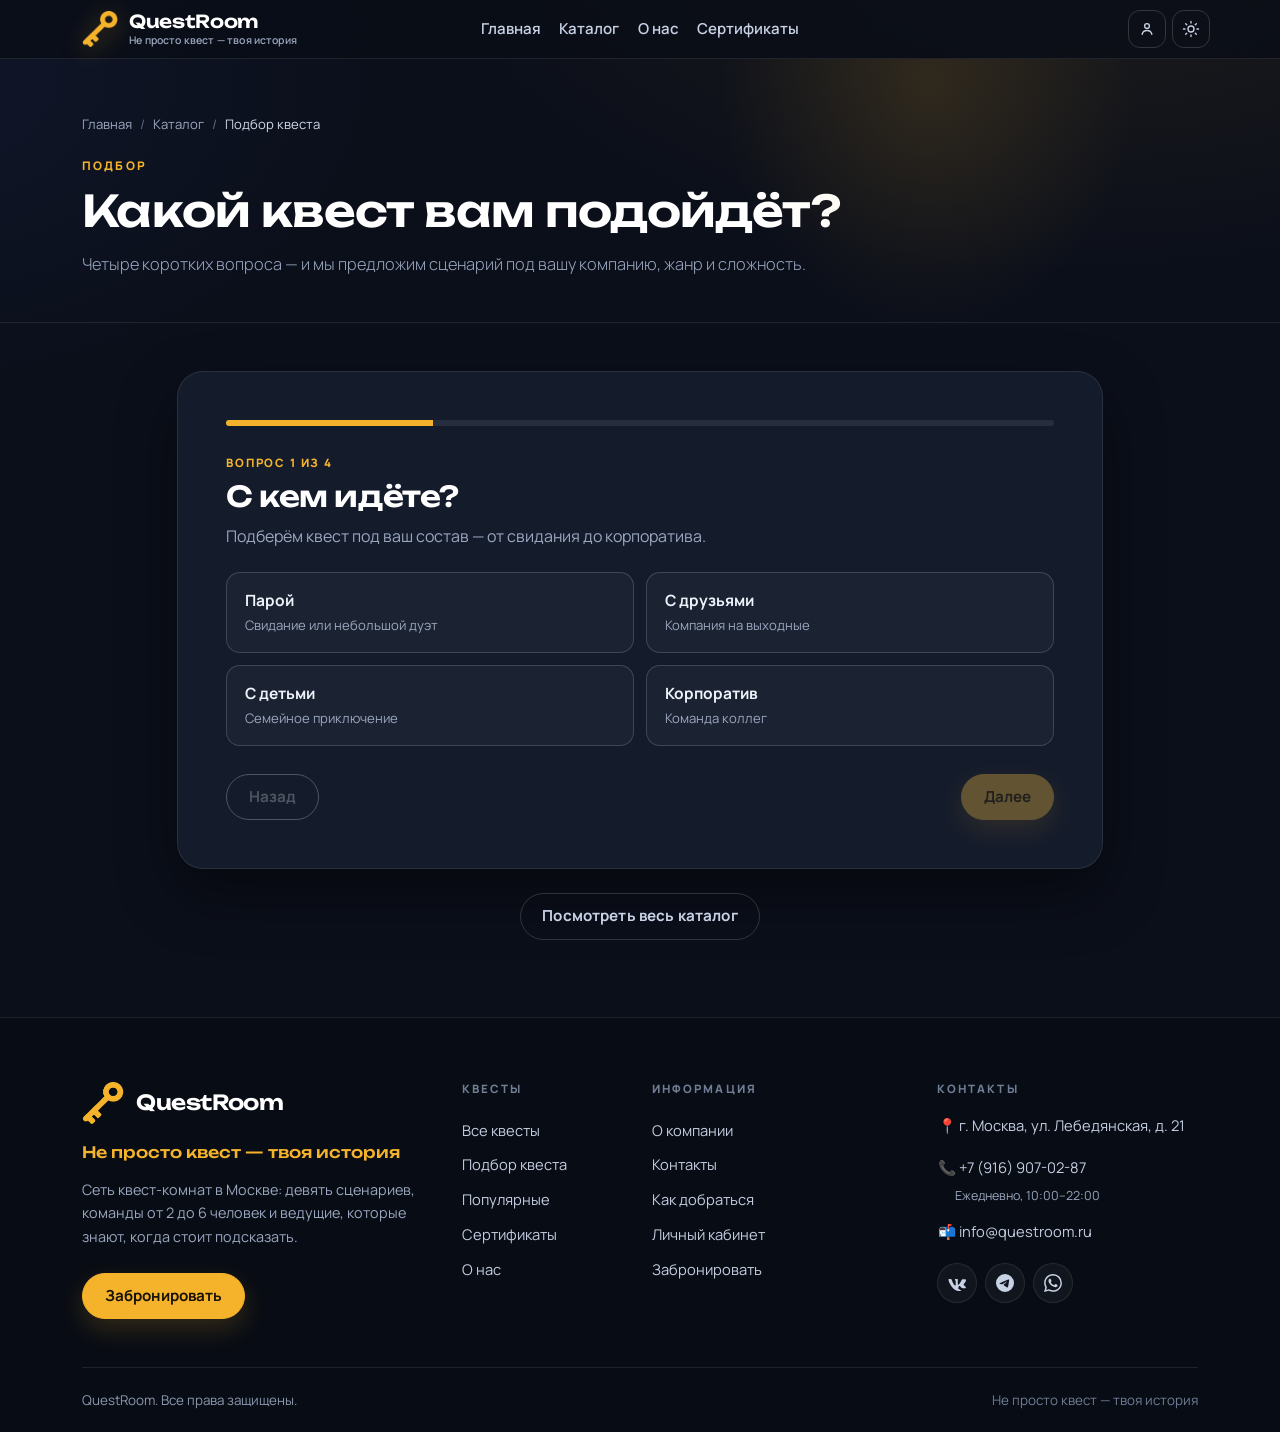
<file: quiz.html>
<!DOCTYPE html>
<html lang="ru" data-bs-theme="dark">
<head>
  <meta charset="UTF-8">
  <meta name="viewport" content="width=device-width, initial-scale=1.0">
  <title>Подбор квеста — QuestRoom</title>
  <meta name="description" content="Ответьте на четыре вопроса — и мы подберём квест QuestRoom под вашу компанию, жанр и сложность.">
  <script>
    (function () {
      try {
        var savedTheme = localStorage.getItem('qr_theme');
        if (savedTheme === 'light' || savedTheme === 'dark') {
          document.documentElement.setAttribute('data-bs-theme', savedTheme);
        }
      } catch (error) { /* localStorage недоступен */ }
    })();
  </script>
  <link rel="preconnect" href="https://fonts.googleapis.com">
  <link rel="preconnect" href="https://fonts.gstatic.com" crossorigin>
  <link href="https://fonts.googleapis.com/css2?family=Manrope:wght@400;500;600;700;800&family=Unbounded:wght@500;600;700&display=swap" rel="stylesheet">
  <link href="vendor/bootstrap/css/bootstrap.min.css" rel="stylesheet">
  <link rel="stylesheet" href="css/custom.css">
</head>
<body>

  <!-- Шапка -->
  <header class="site-header">
    <nav class="navbar navbar-expand-lg site-nav" aria-label="Основная навигация">
      <div class="container navbar-container">

        <a class="navbar-brand" href="index.html">
          <img src="images/quest-logo-gold.png" class="brand-logo" alt="" width="36" height="36">
          <span class="brand-text">
            <span class="brand-name">QuestRoom</span>
            <span class="brand-tagline">Не просто квест — твоя история</span>
          </span>
        </a>

        <div class="nav-actions">
          <a class="nav-icon-link" href="account.html" aria-label="Личный кабинет" title="Личный кабинет">
            <svg viewBox="0 0 24 24" fill="none" stroke="currentColor" stroke-width="1.8" stroke-linecap="round" stroke-linejoin="round" aria-hidden="true">
              <circle cx="12" cy="8" r="3.2"></circle>
              <path d="M5.5 19c.8-3.2 3.3-5 6.5-5s5.7 1.8 6.5 5"></path>
            </svg>
          </a>
          <button class="theme-toggle" id="themeToggle" type="button" aria-label="Включить светлую тему" aria-pressed="false" title="Включить светлую тему">
            <span class="theme-toggle__icon theme-toggle__sun" aria-hidden="true">
              <svg viewBox="0 0 24 24" fill="none" stroke="currentColor" stroke-width="1.8" stroke-linecap="round" stroke-linejoin="round">
                <circle cx="12" cy="12" r="4"></circle>
                <path d="M12 2v2M12 20v2M4.9 4.9l1.4 1.4M17.7 17.7l1.4 1.4M2 12h2M20 12h2M4.9 19.1l1.4-1.4M17.7 6.3l1.4-1.4"></path>
              </svg>
            </span>
            <span class="theme-toggle__icon theme-toggle__moon" aria-hidden="true">
              <svg viewBox="0 0 24 24" fill="none" stroke="currentColor" stroke-width="1.8" stroke-linecap="round" stroke-linejoin="round">
                <path d="M20.5 14.5A8.5 8.5 0 0 1 9.5 3.5a8.5 8.5 0 1 0 11 11Z"></path>
              </svg>
            </span>
          </button>
          <button class="navbar-toggler" type="button" data-bs-toggle="collapse" data-bs-target="#mainNavbar" aria-controls="mainNavbar" aria-expanded="false" aria-label="Переключить навигацию">
            <span class="navbar-toggler-icon"></span>
          </button>
        </div>

        <div class="collapse navbar-collapse" id="mainNavbar">
          <ul class="navbar-nav">
            <li class="nav-item"><a class="nav-link" href="index.html">Главная</a></li>
            <li class="nav-item"><a class="nav-link" href="catalog.html">Каталог</a></li>
            <li class="nav-item"><a class="nav-link" href="about.html">О нас</a></li>
            <li class="nav-item"><a class="nav-link" href="certificates.html">Сертификаты</a></li>
          </ul>
        </div>

      </div>
    </nav>
  </header>

  <section class="page-hero">
    <div class="container">
      <nav aria-label="breadcrumb">
        <ol class="breadcrumb">
          <li class="breadcrumb-item"><a href="index.html">Главная</a></li>
          <li class="breadcrumb-item"><a href="catalog.html">Каталог</a></li>
          <li class="breadcrumb-item active" aria-current="page">Подбор квеста</li>
        </ol>
      </nav>

      <span class="section-kicker">Подбор</span>
      <h1>Какой квест вам подойдёт?</h1>
      <p class="lead">Четыре коротких вопроса — и мы предложим сценарий под вашу компанию, жанр и сложность.</p>
    </div>
  </section>

  <main class="container my-4 my-lg-5">
    <div class="row justify-content-center">
      <div class="col-12 col-xl-10">
        <div id="quizRoot" class="quiz-card" aria-live="polite"></div>

        <div class="text-center mt-4">
          <a class="btn btn-outline-secondary" href="catalog.html">Посмотреть весь каталог</a>
        </div>
      </div>
    </div>
  </main>

  <!-- Подвал -->
  <footer class="site-footer">
    <div class="container">
      <div class="row g-4 g-lg-4">

        <div class="col-12 col-lg-4">
          <a class="footer-brand" href="index.html">
            <img src="images/quest-logo-gold.png" alt="" width="42" height="42">
            <span class="brand-name">QuestRoom</span>
          </a>
          <p class="footer-slogan">Не просто квест — твоя история</p>
          <p class="footer-text">
            Сеть квест-комнат в Москве: девять сценариев, команды от 2 до 6 человек
            и ведущие, которые знают, когда стоит подсказать.
          </p>
          <a class="btn btn-primary" href="order.html">Забронировать</a>
        </div>

        <div class="col-6 col-lg-2">
          <h2 class="footer-title">Квесты</h2>
          <ul class="footer-links">
            <li><a href="catalog.html">Все квесты</a></li>
            <li><a href="quiz.html">Подбор квеста</a></li>
            <li><a href="index.html#popular">Популярные</a></li>
            <li><a href="certificates.html">Сертификаты</a></li>
            <li><a href="about.html">О нас</a></li>
          </ul>
        </div>

        <div class="col-6 col-lg-3">
          <h2 class="footer-title">Информация</h2>
          <ul class="footer-links">
            <li><a href="about.html">О компании</a></li>
            <li><a href="about.html#contacts">Контакты</a></li>
            <li><a href="about.html#map">Как добраться</a></li>
            <li><a href="account.html">Личный кабинет</a></li>
            <li><a href="order.html">Забронировать</a></li>
          </ul>
        </div>

        <div class="col-12 col-lg-3">
          <h2 class="footer-title">Контакты</h2>
          <address class="footer-address"><span class="footer-contact-emoji" aria-hidden="true">📍</span>г. Москва, ул. Лебедянская, д. 21</address>
          <ul class="footer-links mb-3">
            <li><a href="tel:+79169070287"><span class="footer-contact-emoji" aria-hidden="true">📞</span>+7 (916) 907-02-87</a></li>
            <li class="footer-hours">Ежедневно, 10:00–22:00</li>
            <li><a href="mailto:info@questroom.ru"><span class="footer-contact-emoji" aria-hidden="true">📬</span>info@questroom.ru</a></li>
          </ul>
          <ul class="socials">
            <li><a href="#" aria-label="ВКонтакте" title="ВКонтакте"><svg viewBox="0 0 24 24" fill="currentColor" aria-hidden="true"><path d="M13.162 18.994c.609 0 .858-.406.851-.915-.031-1.917.714-2.949 2.059-1.604 1.488 1.488 1.796 2.519 3.603 2.519h3.2c.808 0 1.126-.26 1.126-.668 0-.613-.678-1.503-1.651-2.475-.857-.857-1.518-1.363-1.518-1.911 0-.474.291-.732.744-1.268 1.11-1.315 2.42-2.944 2.42-4.443 0-.871-.438-1.235-1.25-1.25h-3.2c-.716 0-1.043.375-1.22.795 0 0-1.433 3.484-3.463 5.748-.657.657-.956.866-1.315.866-.188 0-.469-.211-.469-.817V7.619c0-.75-.219-1.078-.844-1.078H9.843c-.469 0-.75.344-.75.672 0 .708 1.063.871 1.172 2.86v4.309c0 .93-.169 1.098-.528 1.098-.963 0-3.303-3.525-4.692-7.564-.272-.789-.544-1.11-1.263-1.11H1.582c-.797 0-.956.375-.956.795 0 .779 1.02 4.628 4.743 9.723 2.478 3.55 5.972 5.47 9.153 5.47h3.64z"/></svg></a></li>
            <li><a href="#" aria-label="Telegram" title="Telegram"><svg viewBox="0 0 24 24" fill="currentColor" aria-hidden="true"><path d="M11.944 0A12 12 0 0 0 0 12a12 12 0 0 0 12 12 12 12 0 0 0 12-12A12 12 0 0 0 12 0a12 12 0 0 0-.056 0zm4.962 7.224c.1-.002.321.023.465.14a.506.506 0 0 1 .171.325c.016.093.036.306.02.472-.18 1.898-.962 6.502-1.36 8.627-.168.9-.499 1.201-.82 1.23-.696.065-1.225-.46-1.9-.902-1.056-.693-1.653-1.124-2.678-1.8-1.185-.78-.417-1.21.258-1.91.177-.184 3.247-2.977 3.307-3.23.007-.032.014-.15-.056-.212s-.174-.041-.249-.024c-.106.024-1.793 1.14-5.061 3.345-.48.33-.913.49-1.302.48-.428-.008-1.252-.241-1.865-.44-.752-.245-1.349-.374-1.297-.789.027-.216.325-.437.893-.663 3.498-1.524 5.83-2.529 6.998-3.014 3.332-1.386 4.025-1.627 4.476-1.635z"/></svg></a></li>
            <li><a href="#" aria-label="WhatsApp" title="WhatsApp"><svg viewBox="0 0 24 24" fill="currentColor" aria-hidden="true"><path d="M17.472 14.382c-.297-.149-1.758-.867-2.03-.967-.273-.099-.471-.148-.67.15-.197.297-.767.966-.94 1.164-.173.199-.347.223-.644.075-.297-.15-1.255-.463-2.39-1.475-.883-.788-1.48-1.761-1.653-2.059-.173-.297-.018-.458.13-.606.134-.133.298-.347.446-.52.149-.174.198-.298.298-.497.099-.198.05-.371-.025-.52-.075-.149-.669-1.612-.916-2.207-.242-.579-.487-.5-.669-.51-.173-.008-.371-.01-.57-.01-.198 0-.52.074-.792.372-.272.297-1.04 1.016-1.04 2.479 0 1.462 1.065 2.875 1.213 3.074.149.198 2.096 3.2 5.077 4.487.709.306 1.262.489 1.694.625.712.227 1.36.195 1.871.118.571-.085 1.758-.719 2.006-1.413.248-.694.248-1.289.173-1.413-.074-.124-.272-.198-.57-.347m-5.421 7.403h-.004a9.87 9.87 0 0 1-5.031-1.378l-.361-.214-3.741.982.998-3.648-.235-.374a9.86 9.86 0 0 1-1.51-5.26c.001-5.45 4.436-9.884 9.888-9.884 2.64 0 5.122 1.03 6.988 2.898a9.825 9.825 0 0 1 2.893 6.994c-.003 5.45-4.437 9.884-9.885 9.884m8.413-18.297A11.815 11.815 0 0 0 12.05 0C5.495 0 .16 5.335.157 11.892c0 2.096.547 4.142 1.588 5.945L0 24l6.305-1.654a11.882 11.882 0 0 0 5.683 1.448h.005c6.554 0 11.89-5.335 11.893-11.893a11.821 11.821 0 0 0-3.48-8.413z"/></svg></a></li>
          </ul>
        </div>

      </div>

      <div class="footer-bottom">
        <p>QuestRoom. Все права защищены.</p>
        <p class="footer-tagline">Не просто квест — твоя история</p>
      </div>
    </div>
  </footer>

  <button type="button" class="position-fixed" id="backToTop" style="bottom: 24px; right: 24px; z-index: 1050;" aria-label="Наверх">
    🧩
  </button>

  <script src="js/quests.js"></script>
  <script src="js/store.js"></script>
  <script src="js/theme.js"></script>
  <script src="vendor/bootstrap/js/bootstrap.bundle.min.js"></script>
  <script src="js/custom.js"></script>
  <script src="js/quiz.js"></script>

</body>
</html>
</file>
<file: css/custom.css>
/* ==========================================================================
   QuestRoom — фирменные стили
   Дополняют Bootstrap 5.3, не заменяя его сетку и компоненты.
   ========================================================================== */

:root {
  --qr-bg: #0b0f1a;
  --qr-bg-soft: #0e1422;
  --qr-surface: #141b2b;
  --qr-surface-2: #1a2235;
  --qr-border: rgba(255, 255, 255, 0.09);
  --qr-border-strong: rgba(255, 255, 255, 0.16);
  --qr-text: #eef2fa;
  --qr-muted: #9aa7bf;
  --qr-accent: #f5b32c;
  --qr-accent-hover: #ffc957;
  --qr-accent-soft: rgba(245, 179, 44, 0.12);
  --qr-accent-ink: #191307;
  --qr-radius: 20px;
  --qr-radius-sm: 14px;
  --qr-shadow: 0 24px 60px rgba(0, 0, 0, 0.45);
  --qr-font-display: "Unbounded", "Manrope", system-ui, -apple-system, sans-serif;
  --qr-font-body: "Manrope", system-ui, -apple-system, "Segoe UI", sans-serif;
}

[data-bs-theme="dark"] {
  --bs-body-bg: var(--qr-bg);
  --bs-body-color: var(--qr-text);
  --bs-emphasis-color: #ffffff;
  --bs-secondary-color: var(--qr-muted);
  --bs-secondary-rgb: 154, 167, 191;
  --bs-border-color: var(--qr-border);
  --bs-border-color-translucent: var(--qr-border);
  --bs-link-color: var(--qr-accent);
  --bs-link-hover-color: var(--qr-accent-hover);
  --bs-primary: var(--qr-accent);
  --bs-primary-rgb: 245, 179, 44;
  --bs-focus-ring-color: rgba(245, 179, 44, 0.35);
  --bs-tertiary-bg: var(--qr-surface-2);
  --bs-secondary-bg: var(--qr-surface);
}

html {
  color-scheme: dark;
  scroll-behavior: smooth;
  scroll-padding-top: 96px;
}

body {
  min-height: 100vh;
  font-family: var(--qr-font-body);
  background-color: var(--qr-bg);
  background-image:
    radial-gradient(1100px 620px at 85% -12%, rgba(245, 179, 44, 0.09), transparent 62%),
    radial-gradient(900px 560px at -10% 8%, rgba(88, 120, 255, 0.08), transparent 58%);
  background-repeat: no-repeat;
  background-attachment: fixed;
  color: var(--qr-text);
  -webkit-font-smoothing: antialiased;
}

::selection {
  background: var(--qr-accent);
  color: var(--qr-accent-ink);
}

h1, h2, h3, h4, h5, h6,
.h1, .h2, .h3, .h4, .h5, .h6 {
  font-family: var(--qr-font-display);
  font-weight: 600;
  letter-spacing: -0.015em;
  line-height: 1.18;
}

.display-title {
  font-family: var(--qr-font-display);
  font-size: clamp(2.15rem, 4.6vw, 3.85rem);
  font-weight: 600;
  line-height: 1.06;
  letter-spacing: -0.03em;
}

.accent {
  color: var(--qr-accent);
}

.text-muted {
  color: var(--qr-muted) !important;
}

a {
  text-decoration-thickness: 1px;
  text-underline-offset: 3px;
}

/* --------------------------------------------------------------------------
   Кнопки
   -------------------------------------------------------------------------- */

.btn {
  --bs-btn-font-weight: 700;
  --bs-btn-border-radius: 999px;
  --bs-btn-padding-x: 1.35rem;
  --bs-btn-padding-y: 0.68rem;
  --bs-btn-font-size: 0.95rem;
  letter-spacing: 0.01em;
}

.btn-lg {
  --bs-btn-padding-x: 1.7rem;
  --bs-btn-padding-y: 0.85rem;
  --bs-btn-font-size: 1rem;
  --bs-btn-border-radius: 999px;
}

.btn-sm {
  --bs-btn-padding-x: 1rem;
  --bs-btn-padding-y: 0.45rem;
  --bs-btn-font-size: 0.85rem;
}

.btn-primary {
  --bs-btn-color: var(--qr-accent-ink);
  --bs-btn-bg: var(--qr-accent);
  --bs-btn-border-color: var(--qr-accent);
  --bs-btn-hover-color: #120d04;
  --bs-btn-hover-bg: var(--qr-accent-hover);
  --bs-btn-hover-border-color: var(--qr-accent-hover);
  --bs-btn-active-color: #120d04;
  --bs-btn-active-bg: #e2a11e;
  --bs-btn-active-border-color: #e2a11e;
  --bs-btn-disabled-color: #2a2416;
  --bs-btn-disabled-bg: #8d7336;
  --bs-btn-disabled-border-color: #8d7336;
  --bs-btn-focus-shadow-rgb: 245, 179, 44;
  box-shadow: 0 10px 26px rgba(245, 179, 44, 0.18);
}

.btn-primary:hover {
  box-shadow: 0 12px 30px rgba(245, 179, 44, 0.28);
}

.btn-outline-primary {
  --bs-btn-color: var(--qr-accent);
  --bs-btn-border-color: rgba(245, 179, 44, 0.5);
  --bs-btn-hover-color: var(--qr-accent-ink);
  --bs-btn-hover-bg: var(--qr-accent);
  --bs-btn-hover-border-color: var(--qr-accent);
  --bs-btn-active-color: var(--qr-accent-ink);
  --bs-btn-active-bg: var(--qr-accent-hover);
  --bs-btn-active-border-color: var(--qr-accent-hover);
  --bs-btn-focus-shadow-rgb: 245, 179, 44;
}

.btn-outline-secondary {
  --bs-btn-color: #c8d2e6;
  --bs-btn-border-color: var(--qr-border-strong);
  --bs-btn-hover-color: #ffffff;
  --bs-btn-hover-bg: rgba(255, 255, 255, 0.08);
  --bs-btn-hover-border-color: rgba(255, 255, 255, 0.3);
  --bs-btn-active-bg: rgba(255, 255, 255, 0.12);
  --bs-btn-active-border-color: rgba(255, 255, 255, 0.35);
}

.btn-secondary {
  --bs-btn-bg: rgba(255, 255, 255, 0.08);
  --bs-btn-border-color: transparent;
  --bs-btn-hover-bg: rgba(255, 255, 255, 0.14);
  --bs-btn-hover-border-color: transparent;
}

/* --------------------------------------------------------------------------
   Шапка и навигация
   -------------------------------------------------------------------------- */

.site-header {
  position: sticky;
  top: 0;
  z-index: 1030;
}

.site-nav {
  padding: 0.7rem 0;
  background: rgba(9, 13, 22, 0.78);
  border-bottom: 1px solid var(--qr-border);
  backdrop-filter: blur(16px);
  -webkit-backdrop-filter: blur(16px);
}

.navbar-brand {
  display: inline-flex;
  align-items: center;
  gap: 0.7rem;
  padding: 0;
  margin: 0;
}

.brand-logo {
  width: 36px;
  height: 36px;
  object-fit: contain;
  filter: drop-shadow(0 4px 12px rgba(245, 179, 44, 0.35));
}

.brand-text {
  display: flex;
  flex-direction: column;
  line-height: 1.05;
}

.brand-name {
  font-family: var(--qr-font-display);
  font-size: 1.12rem;
  font-weight: 600;
  letter-spacing: -0.02em;
  color: #ffffff;
}

.brand-tagline {
  margin-top: 0.28rem;
  font-size: 0.66rem;
  font-weight: 600;
  letter-spacing: 0.015em;
  color: var(--qr-muted);
}

.site-nav .nav-link {
  padding: 0.5rem 0.95rem;
  border-radius: 999px;
  font-size: 0.94rem;
  font-weight: 600;
  color: #c8d2e5;
  transition: color 0.18s ease, background-color 0.18s ease;
}

.site-nav .nav-link:hover,
.site-nav .nav-link:focus-visible {
  color: #ffffff;
  background: rgba(255, 255, 255, 0.06);
}

.site-nav .nav-link.active {
  color: var(--qr-accent);
  background: var(--qr-accent-soft);
}

.navbar-toggler {
  padding: 0.45rem 0.6rem;
  border: 1px solid var(--qr-border-strong);
  border-radius: 12px;
}

.navbar-toggler:focus {
  box-shadow: 0 0 0 0.2rem rgba(245, 179, 44, 0.25);
}

.navbar-toggler-icon {
  width: 1.35em;
  height: 1.35em;
  background-image: url("data:image/svg+xml,%3csvg xmlns='http://www.w3.org/2000/svg' viewBox='0 0 30 30'%3e%3cpath stroke='rgba%28255, 255, 255, 0.85%29' stroke-linecap='round' stroke-miterlimit='10' stroke-width='2' d='M4 7h22M4 15h22M4 23h22'/%3e%3c/svg%3e");
}

/* Кнопки в правой части шапки: кабинет, тема, мобильное меню */
.nav-actions {
  display: flex;
  align-items: center;
  gap: 0.4rem;
  margin-left: auto;
}

.nav-icon-link,
.theme-toggle {
  display: inline-flex;
  align-items: center;
  justify-content: center;
  width: 38px;
  height: 38px;
  padding: 0;
  color: #c8d2e5;
  background: transparent;
  border: 1px solid var(--qr-border-strong);
  border-radius: 12px;
  transition: color 0.18s ease, border-color 0.18s ease, background-color 0.18s ease;
}

.nav-icon-link:hover,
.nav-icon-link:focus-visible,
.theme-toggle:hover,
.theme-toggle:focus-visible {
  color: var(--qr-accent);
  background: rgba(255, 255, 255, 0.06);
  border-color: rgba(245, 179, 44, 0.45);
}

.nav-icon-link svg,
.theme-toggle svg {
  width: 18px;
  height: 18px;
}

.theme-toggle {
  position: relative;
  overflow: hidden;
}

.theme-toggle__icon {
  position: absolute;
  inset: 0;
  display: grid;
  place-items: center;
  transition: opacity 0.3s ease, transform 0.45s cubic-bezier(0.34, 1.56, 0.64, 1);
}

.theme-toggle__sun {
  opacity: 1;
  transform: rotate(0deg) scale(1);
}

.theme-toggle__moon {
  opacity: 0;
  transform: rotate(-90deg) scale(0.5);
}

[data-bs-theme="light"] .theme-toggle__sun {
  opacity: 0;
  transform: rotate(90deg) scale(0.5);
}

[data-bs-theme="light"] .theme-toggle__moon {
  opacity: 1;
  transform: rotate(0deg) scale(1);
}

[data-bs-theme="light"] .brand-logo,
[data-bs-theme="light"] .footer-brand img {
  filter: brightness(0.72) saturate(1.15);
}

@media (min-width: 992px) {
  .navbar-container {
    position: relative;
  }

  .navbar-container .nav-actions {
    position: absolute;
    top: 50%;
    right: 0;
    transform: translateY(-50%);
  }

  .navbar-container .navbar-collapse {
    position: absolute;
    top: 50%;
    left: 50%;
    flex-grow: 0;
    flex-basis: auto;
    transform: translate(-50%, -50%);
  }

  .navbar-container .navbar-nav {
    align-items: center;
    gap: 0.15rem;
    white-space: nowrap;
  }
}

@media (max-width: 991.98px) {
  .site-nav .navbar-collapse {
    margin-top: 0.85rem;
    padding-top: 0.75rem;
    border-top: 1px solid var(--qr-border);
  }

  .site-nav .navbar-nav {
    gap: 0.15rem;
  }

  .site-nav .nav-link {
    padding: 0.6rem 0.85rem;
  }
}

/* --------------------------------------------------------------------------
   Hero
   -------------------------------------------------------------------------- */

.hero {
  position: relative;
  padding: clamp(2.75rem, 6vw, 5rem) 0 clamp(2.5rem, 5vw, 4rem);
  overflow: hidden;
}

.hero::before {
  content: "";
  position: absolute;
  top: -30%;
  right: -10%;
  width: 60%;
  height: 90%;
  background: radial-gradient(closest-side, rgba(245, 179, 44, 0.16), transparent 75%);
  pointer-events: none;
}

.hero-eyebrow {
  display: inline-flex;
  align-items: center;
  gap: 0.5rem;
  padding: 0.4rem 0.85rem;
  margin-bottom: 1.35rem;
  font-size: 0.76rem;
  font-weight: 700;
  letter-spacing: 0.16em;
  text-transform: uppercase;
  color: var(--qr-accent);
  background: var(--qr-accent-soft);
  border: 1px solid rgba(245, 179, 44, 0.25);
  border-radius: 999px;
}

.hero-eyebrow::before {
  content: "";
  width: 6px;
  height: 6px;
  border-radius: 50%;
  background: var(--qr-accent);
  box-shadow: 0 0 0 4px rgba(245, 179, 44, 0.15);
}

.hero-subtitle {
  max-width: 33rem;
  margin: 1.4rem 0 2rem;
  font-size: 1.08rem;
  line-height: 1.65;
  color: var(--qr-muted);
}

.hero-actions {
  display: flex;
  flex-wrap: wrap;
  gap: 0.75rem;
  margin-bottom: 2.4rem;
}

.hero-stats {
  display: flex;
  flex-wrap: wrap;
  gap: 1.5rem 2.5rem;
  padding-top: 1.6rem;
  border-top: 1px solid var(--qr-border);
}

.hero-stats strong {
  display: block;
  font-family: var(--qr-font-display);
  font-size: 1.35rem;
  font-weight: 600;
  color: #ffffff;
}

.hero-stats span {
  font-size: 0.82rem;
  color: var(--qr-muted);
}

/* Карусель в hero */
.hero-carousel {
  border-radius: 24px;
  overflow: hidden;
  border: 1px solid var(--qr-border);
  box-shadow: var(--qr-shadow);
  background: var(--qr-surface);
}

.hero-carousel .carousel-item img {
  width: 100%;
  aspect-ratio: 4 / 3;
  object-fit: cover;
}

.hero-carousel .carousel-caption {
  right: 0;
  bottom: 0;
  left: 0;
  padding: 3.5rem 1.5rem 1.4rem;
  text-align: left;
  background: linear-gradient(180deg, transparent, rgba(7, 10, 18, 0.55) 45%, rgba(7, 10, 18, 0.94));
}

.hero-carousel .carousel-caption h2 {
  margin: 0.45rem 0 0.3rem;
  font-size: clamp(1.05rem, 1.7vw, 1.4rem);
  color: #ffffff;
}

.hero-carousel .carousel-caption p {
  margin: 0;
  font-size: 0.84rem;
  font-weight: 600;
  color: rgba(255, 255, 255, 0.75);
}

.hero-carousel .badge {
  font-size: 0.68rem;
  letter-spacing: 0.06em;
  text-transform: uppercase;
}

.hero-carousel .carousel-indicators {
  right: 1.5rem;
  bottom: 0.65rem;
  left: auto;
  margin: 0;
}

.hero-carousel .carousel-indicators [data-bs-target] {
  width: 22px;
  height: 3px;
  margin: 0 3px;
  border: 0;
  border-radius: 999px;
  background-color: rgba(255, 255, 255, 0.45);
}

.hero-carousel .carousel-indicators .active {
  background-color: var(--qr-accent);
}

.hero-carousel .carousel-control-prev,
.hero-carousel .carousel-control-next {
  width: 44px;
  height: 44px;
  top: 50%;
  margin-top: -22px;
  background: rgba(9, 13, 22, 0.65);
  border: 1px solid rgba(255, 255, 255, 0.16);
  border-radius: 50%;
  opacity: 0;
  transition: opacity 0.2s ease, background-color 0.2s ease;
}

.hero-carousel:hover .carousel-control-prev,
.hero-carousel:hover .carousel-control-next,
.hero-carousel:focus-within .carousel-control-prev,
.hero-carousel:focus-within .carousel-control-next {
  opacity: 1;
}

.hero-carousel .carousel-control-prev {
  left: 0.85rem;
}

.hero-carousel .carousel-control-next {
  right: 0.85rem;
}

.hero-carousel .carousel-control-prev:hover,
.hero-carousel .carousel-control-next:hover {
  background: var(--qr-accent);
}

.hero-carousel .carousel-control-prev-icon,
.hero-carousel .carousel-control-next-icon {
  width: 1.1rem;
  height: 1.1rem;
}

/* --------------------------------------------------------------------------
   Секции и заголовки
   -------------------------------------------------------------------------- */

.section {
  padding: clamp(2.75rem, 5.5vw, 4.5rem) 0;
}

.section-kicker {
  display: block;
  margin-bottom: 0.7rem;
  font-size: 0.74rem;
  font-weight: 800;
  letter-spacing: 0.18em;
  text-transform: uppercase;
  color: var(--qr-accent);
}

.section-title {
  margin-bottom: 0;
  font-size: clamp(1.6rem, 2.6vw, 2.25rem);
  color: #ffffff;
}

.section-head {
  display: flex;
  flex-wrap: wrap;
  align-items: flex-end;
  justify-content: space-between;
  gap: 1rem;
  margin-bottom: 2rem;
}

.section-lead {
  max-width: 38rem;
  margin-top: 0.85rem;
  color: var(--qr-muted);
}

/* --------------------------------------------------------------------------
   Карточки
   -------------------------------------------------------------------------- */

.card {
  --bs-card-bg: var(--qr-surface);
  --bs-card-border-color: var(--qr-border);
  --bs-card-border-radius: var(--qr-radius);
  --bs-card-inner-border-radius: calc(var(--qr-radius) - 1px);
  --bs-card-cap-bg: transparent;
  --bs-card-color: var(--qr-text);
  color: var(--qr-text);
}

.quest-card {
  width: 100%;
  overflow: hidden;
  transition: transform 0.22s ease, border-color 0.22s ease, box-shadow 0.22s ease;
}

.quest-card:hover {
  transform: translateY(-6px);
  border-color: rgba(245, 179, 44, 0.32);
  box-shadow: 0 22px 45px rgba(0, 0, 0, 0.4);
}

.quest-card .card-img-top {
  height: 210px;
  object-fit: cover;
  transition: transform 0.5s ease;
}

.quest-card:hover .card-img-top {
  transform: scale(1.04);
}

.quest-card .card-img-wrap {
  overflow: hidden;
  position: relative;
}

.quest-card .card-body {
  padding: 1.5rem;
}

.quest-card .card-title {
  color: #ffffff;
}

.quest-card .price {
  font-family: var(--qr-font-display);
  font-size: 1.22rem;
  font-weight: 600;
  color: #ffffff;
}

.quest-rating {
  display: flex;
  flex-wrap: wrap;
  align-items: center;
  gap: 0.35rem;
  min-height: 1rem;
  margin: 0.2rem 0 0.65rem;
  font-size: 0.78rem;
  color: var(--qr-muted);
}

.quest-rating .rating-stars {
  gap: 0.05rem;
}

.quest-rating .rating-star {
  font-size: 0.82rem;
}

.quest-rating__value {
  font-weight: 700;
  color: var(--qr-text);
}

.quest-rating__count {
  color: var(--qr-muted);
}

.quest-card .badge {
  flex-shrink: 0;
  border-radius: 999px;
  font-size: 0.7rem;
  letter-spacing: 0.04em;
  text-transform: uppercase;
}

.badge {
  padding: 0.45em 0.75em;
  font-weight: 700;
}

.feature-card {
  width: 100%;
  height: 100%;
  padding: 1.8rem;
  background: linear-gradient(155deg, var(--qr-surface-2), var(--qr-surface));
  border: 1px solid var(--qr-border);
  border-radius: var(--qr-radius);
}

.feature-number {
  display: inline-flex;
  align-items: center;
  justify-content: center;
  width: 46px;
  height: 46px;
  margin-bottom: 1.15rem;
  font-family: var(--qr-font-display);
  font-size: 0.95rem;
  font-weight: 600;
  color: var(--qr-accent);
  background: var(--qr-accent-soft);
  border: 1px solid rgba(245, 179, 44, 0.22);
  border-radius: 14px;
}

.feature-card h3 {
  font-size: 1.05rem;
  color: #ffffff;
}

.feature-card p {
  margin-bottom: 0;
  font-size: 0.93rem;
  line-height: 1.6;
  color: var(--qr-muted);
}

/* --------------------------------------------------------------------------
   О компании (главная) и контентные блоки
   -------------------------------------------------------------------------- */

.about-media {
  position: relative;
  overflow: hidden;
  border: 1px solid var(--qr-border);
  border-radius: 24px;
  box-shadow: var(--qr-shadow);
}

.about-media img {
  width: 100%;
  aspect-ratio: 4 / 3;
  object-fit: cover;
}

.about-media::after {
  content: "";
  position: absolute;
  inset: 0;
  background: linear-gradient(180deg, transparent 45%, rgba(7, 10, 18, 0.75));
  pointer-events: none;
}

.about-media-caption {
  position: absolute;
  right: 1.4rem;
  bottom: 1.4rem;
  left: 1.4rem;
  z-index: 1;
}

.about-media-caption strong {
  display: block;
  font-family: var(--qr-font-display);
  font-size: 1.15rem;
  color: #ffffff;
}

.about-media-caption span {
  font-size: 0.85rem;
  color: rgba(255, 255, 255, 0.72);
}

.check-list {
  display: grid;
  gap: 0.85rem;
  padding: 0;
  margin: 1.75rem 0 2rem;
  list-style: none;
}

.check-list li {
  position: relative;
  padding-left: 2rem;
  color: #c7d2e5;
}

.check-list li::before {
  content: "";
  position: absolute;
  top: 0.15rem;
  left: 0;
  width: 1.25rem;
  height: 1.25rem;
  border-radius: 50%;
  background: var(--qr-accent-soft)
    url("data:image/svg+xml,%3csvg xmlns='http://www.w3.org/2000/svg' viewBox='0 0 16 16' fill='%23f5b32c'%3e%3cpath d='M12.7 4.3a1 1 0 0 0-1.4 0L6.5 9.1 4.7 7.3a1 1 0 0 0-1.4 1.4l2.5 2.5a1 1 0 0 0 1.4 0l5.5-5.5a1 1 0 0 0 0-1.4z'/%3e%3c/svg%3e")
    center / 0.85rem no-repeat;
  border: 1px solid rgba(245, 179, 44, 0.3);
}

/* --------------------------------------------------------------------------
   Внутренние страницы
   -------------------------------------------------------------------------- */

.page-hero {
  position: relative;
  padding: clamp(2.25rem, 4.5vw, 3.5rem) 0 clamp(1.75rem, 3.5vw, 2.75rem);
  border-bottom: 1px solid var(--qr-border);
  overflow: hidden;
}

.page-hero::before {
  content: "";
  position: absolute;
  top: -120%;
  right: 5%;
  width: 45%;
  height: 260%;
  background: radial-gradient(closest-side, rgba(245, 179, 44, 0.12), transparent 72%);
  pointer-events: none;
}

.page-hero h1 {
  margin-bottom: 0.85rem;
  font-size: clamp(1.85rem, 3.4vw, 2.85rem);
  color: #ffffff;
}

.page-hero .lead {
  max-width: 46rem;
  margin-bottom: 0;
  font-size: 1.02rem;
  line-height: 1.65;
  color: var(--qr-muted);
}

.breadcrumb {
  --bs-breadcrumb-divider-color: #5d6a82;
  --bs-breadcrumb-item-active-color: #cfd8e8;
  margin-bottom: 1.4rem;
  font-size: 0.82rem;
}

.breadcrumb a {
  color: var(--qr-muted);
  text-decoration: none;
}

.breadcrumb a:hover {
  color: var(--qr-accent);
}

/* Каталог */
.catalog-filters {
  position: sticky;
  top: 96px;
  z-index: 10;
}

.catalog-filters .card-body {
  padding: 1.5rem;
}

.form-label {
  margin-bottom: 0.4rem;
  font-size: 0.85rem;
  font-weight: 600;
  color: #c3cee1;
}

.form-control,
.form-select {
  padding: 0.65rem 0.9rem;
  color: var(--qr-text);
  background-color: rgba(255, 255, 255, 0.04);
  border-color: var(--qr-border-strong);
  border-radius: 12px;
}

.form-control:focus,
.form-select:focus {
  color: var(--qr-text);
  background-color: rgba(255, 255, 255, 0.06);
  border-color: var(--qr-accent);
  box-shadow: 0 0 0 0.2rem rgba(245, 179, 44, 0.18);
}

.form-control::placeholder {
  color: #6f7d95;
}

/* Нативные выпадающие списки: тёмный фон и светлый текст option */
.form-select option,
.form-select optgroup {
  color: var(--qr-text);
  background-color: var(--qr-surface);
}

.form-select option:checked {
  color: #ffffff;
  background-color: #2a3346;
}

.input-group-text {
  color: #c3cee1;
  background-color: rgba(255, 255, 255, 0.06);
  border-color: var(--qr-border-strong);
  border-radius: 12px;
}

.form-check-input {
  background-color: rgba(255, 255, 255, 0.06);
  border-color: var(--qr-border-strong);
}

.form-check-input:checked {
  background-color: var(--qr-accent);
  border-color: var(--qr-accent);
}

.form-check-input:focus {
  border-color: var(--qr-accent);
  box-shadow: 0 0 0 0.2rem rgba(245, 179, 44, 0.2);
}

.form-check-label {
  font-size: 0.9rem;
  color: #c3cee1;
}

/* Страница квеста */
.quest-detail-image {
  width: 100%;
  height: 100%;
  min-height: 320px;
  max-height: 460px;
  object-fit: cover;
  object-position: center;
  border-radius: var(--qr-radius);
}

.quest-detail-media {
  overflow: hidden;
  border: 1px solid var(--qr-border);
  border-radius: var(--qr-radius);
}

.quest-price {
  font-family: var(--qr-font-display);
  font-size: clamp(1.5rem, 2.4vw, 2rem);
  font-weight: 600;
  color: var(--qr-accent);
}

/* Таблицы */
.table {
  --bs-table-bg: transparent;
  --bs-table-color: var(--qr-text);
  --bs-table-border-color: var(--qr-border);
  --bs-table-striped-bg: rgba(255, 255, 255, 0.035);
  --bs-table-striped-color: var(--qr-text);
  --bs-table-hover-bg: rgba(255, 255, 255, 0.05);
  margin-bottom: 0;
}

.table > :not(caption) > * > * {
  padding: 0.9rem 1.1rem;
}

.table th {
  width: 38%;
  font-weight: 600;
  color: #c3cee1;
}

/* Аккордеон */
.accordion {
  --bs-accordion-color: var(--qr-muted);
  --bs-accordion-bg: var(--qr-surface);
  --bs-accordion-border-color: var(--qr-border);
  --bs-accordion-border-radius: var(--qr-radius-sm);
  --bs-accordion-inner-border-radius: var(--qr-radius-sm);
  --bs-accordion-btn-color: #ffffff;
  --bs-accordion-btn-bg: transparent;
  --bs-accordion-active-color: var(--qr-accent);
  --bs-accordion-active-bg: rgba(245, 179, 44, 0.06);
  --bs-accordion-btn-focus-border-color: var(--qr-accent);
  --bs-accordion-btn-focus-box-shadow: 0 0 0 0.2rem rgba(245, 179, 44, 0.16);
  --bs-accordion-btn-icon: url("data:image/svg+xml,%3csvg xmlns='http://www.w3.org/2000/svg' viewBox='0 0 16 16' fill='%23f5b32c'%3e%3cpath fill-rule='evenodd' d='M1.646 4.646a.5.5 0 0 1 .708 0L8 10.293l5.646-5.647a.5.5 0 0 1 .708.708l-6 6a.5.5 0 0 1-.708 0l-6-6a.5.5 0 0 1 0-.708z'/%3e%3c/svg%3e");
  --bs-accordion-btn-active-icon: var(--bs-accordion-btn-icon);
}

.accordion-item {
  margin-bottom: 0.75rem;
  overflow: hidden;
  border-radius: var(--qr-radius-sm);
}

.accordion-button {
  padding: 1.15rem 1.35rem;
  font-size: 0.98rem;
  font-weight: 600;
}

.accordion-button:not(.collapsed) {
  box-shadow: none;
}

.accordion-body {
  padding: 0 1.35rem 1.35rem;
  font-size: 0.94rem;
  line-height: 1.65;
}

/* Модальное окно */
.modal-content {
  background: var(--qr-surface);
  border: 1px solid var(--qr-border);
  border-radius: var(--qr-radius);
  box-shadow: var(--qr-shadow);
}

.modal-header,
.modal-footer {
  border-color: var(--qr-border);
}

.modal-header {
  padding: 1.35rem 1.5rem;
}

.modal-body {
  padding: 1.5rem;
}

.modal-footer {
  padding: 1.1rem 1.5rem;
}

.btn-close {
  filter: invert(1) grayscale(1) brightness(200%);
}

/* --------------------------------------------------------------------------
   Заголовки / карточки страницы «О нас»
   -------------------------------------------------------------------------- */

.stat-card {
  width: 100%;
  height: 100%;
  padding: 1.5rem;
  text-align: center;
  background: var(--qr-surface);
  border: 1px solid var(--qr-border);
  border-radius: var(--qr-radius-sm);
}

.stat-card strong {
  display: block;
  font-family: var(--qr-font-display);
  font-size: clamp(1.6rem, 2.6vw, 2.1rem);
  font-weight: 600;
  color: var(--qr-accent);
}

.stat-card span {
  font-size: 0.85rem;
  color: var(--qr-muted);
}

.info-card {
  width: 100%;
  height: 100%;
  padding: 1.75rem;
  background: var(--qr-surface);
  border: 1px solid var(--qr-border);
  border-radius: var(--qr-radius);
}

.info-card h3 {
  margin-bottom: 0.6rem;
  font-size: 1.02rem;
  color: #ffffff;
}

.info-card p {
  margin-bottom: 0;
  font-size: 0.93rem;
  line-height: 1.6;
  color: var(--qr-muted);
}

.location-card {
  width: 100%;
  height: 100%;
  padding: 1.6rem;
  background: var(--qr-surface);
  border: 1px solid var(--qr-border);
  border-radius: var(--qr-radius);
}

.location-number {
  display: inline-flex;
  align-items: center;
  justify-content: center;
  width: 38px;
  height: 38px;
  margin-bottom: 1rem;
  font-family: var(--qr-font-display);
  font-size: 0.9rem;
  font-weight: 600;
  color: var(--qr-accent);
  background: var(--qr-accent-soft);
  border: 1px solid rgba(245, 179, 44, 0.25);
  border-radius: 12px;
}

.location-card h3 {
  margin-bottom: 0.4rem;
  font-size: 1rem;
  color: #ffffff;
}

.location-card address {
  margin-bottom: 1.1rem;
  font-size: 0.92rem;
  color: var(--qr-muted);
}

.link-accent {
  display: inline-flex;
  align-items: center;
  gap: 0.4rem;
  padding: 0;
  font-size: 0.86rem;
  font-weight: 700;
  color: var(--qr-accent);
  text-decoration: none;
  background: none;
  border: 0;
}

.link-accent:hover {
  color: var(--qr-accent-hover);
  text-decoration: underline;
}

.contact-list {
  display: grid;
  gap: 1.1rem;
  padding: 0;
  margin: 0;
  list-style: none;
}

.contact-list li {
  display: flex;
  flex-direction: column;
  gap: 0.2rem;
}

.contact-list .contact-label {
  font-size: 0.72rem;
  font-weight: 800;
  letter-spacing: 0.14em;
  text-transform: uppercase;
  color: var(--qr-muted);
}

.contact-list a,
.contact-list span {
  font-size: 1rem;
  font-weight: 600;
  color: #ffffff;
  text-decoration: none;
}

.contact-list a:hover {
  color: var(--qr-accent);
}

.socials {
  display: flex;
  flex-wrap: wrap;
  gap: 0.5rem;
  padding: 0;
  margin: 0;
  list-style: none;
}

.socials a {
  display: inline-flex;
  align-items: center;
  justify-content: center;
  width: 40px;
  height: 40px;
  padding: 0;
  color: #c8d2e5;
  text-decoration: none;
  background: rgba(255, 255, 255, 0.04);
  border: 1px solid var(--qr-border);
  border-radius: 50%;
  transition: color 0.18s ease, border-color 0.18s ease, background-color 0.18s ease;
}

.socials a svg {
  width: 18px;
  height: 18px;
}

.socials a:hover {
  color: var(--qr-accent);
  border-color: rgba(245, 179, 44, 0.45);
  background: rgba(255, 255, 255, 0.07);
}

.map-frame {
  overflow: hidden;
  border: 1px solid var(--qr-border);
  border-radius: var(--qr-radius);
  box-shadow: var(--qr-shadow);
  background: var(--qr-surface-2);
}

.map-frame iframe {
  display: block;
  width: 100%;
  height: 440px;
  border: 0;
}

/* --------------------------------------------------------------------------
   Сертификаты
   -------------------------------------------------------------------------- */

.cert-card {
  position: relative;
  display: flex;
  flex-direction: column;
  width: 100%;
  height: 100%;
  padding: 2rem;
  overflow: hidden;
  background: linear-gradient(160deg, var(--qr-surface-2), var(--qr-surface));
  border: 1px solid var(--qr-border);
  border-radius: var(--qr-radius);
  transition: transform 0.22s ease, border-color 0.22s ease, box-shadow 0.22s ease;
}

.cert-card:hover {
  transform: translateY(-5px);
  border-color: rgba(245, 179, 44, 0.35);
  box-shadow: 0 22px 45px rgba(0, 0, 0, 0.4);
}

.cert-card--featured {
  border-color: rgba(245, 179, 44, 0.55);
  background:
    radial-gradient(420px 220px at 100% 0%, rgba(245, 179, 44, 0.16), transparent 70%),
    linear-gradient(160deg, var(--qr-surface-2), var(--qr-surface));
}

.cert-card__tag {
  position: absolute;
  top: 1.5rem;
  right: 1.5rem;
}

.cert-card__name {
  margin-bottom: 0.6rem;
  padding-right: 5rem;
  font-size: 1.25rem;
  color: #ffffff;
}

.cert-card__price {
  margin-bottom: 1.1rem;
  font-family: var(--qr-font-display);
  font-size: 2.15rem;
  font-weight: 600;
  color: var(--qr-accent);
}

.cert-card__price small {
  font-family: var(--qr-font-body);
  font-size: 0.82rem;
  font-weight: 600;
  color: var(--qr-muted);
}

.cert-card__text {
  font-size: 0.93rem;
  line-height: 1.6;
  color: var(--qr-muted);
}

.cert-list {
  display: grid;
  gap: 0.7rem;
  padding: 0;
  margin: 1.5rem 0 1.75rem;
  list-style: none;
}

.cert-list li {
  display: flex;
  gap: 0.6rem;
  font-size: 0.89rem;
  color: #c7d2e5;
}

.cert-list li::before {
  content: "✓";
  flex-shrink: 0;
  font-weight: 800;
  color: var(--qr-accent);
}

.cert-card .btn {
  margin-top: auto;
}

.step-card {
  position: relative;
  width: 100%;
  height: 100%;
  padding: 1.75rem;
  background: var(--qr-surface);
  border: 1px solid var(--qr-border);
  border-radius: var(--qr-radius);
}

.step-number {
  display: block;
  margin-bottom: 0.8rem;
  font-family: var(--qr-font-display);
  font-size: 1.9rem;
  font-weight: 600;
  color: rgba(245, 179, 44, 0.55);
  line-height: 1;
}

.step-card h3 {
  font-size: 1rem;
  color: #ffffff;
}

.step-card p {
  margin-bottom: 0;
  font-size: 0.92rem;
  line-height: 1.6;
  color: var(--qr-muted);
}

/* CTA-полоса */
.cta-band {
  position: relative;
  padding: clamp(2rem, 4vw, 3rem);
  overflow: hidden;
  background:
    radial-gradient(600px 280px at 100% 0%, rgba(245, 179, 44, 0.2), transparent 70%),
    linear-gradient(135deg, var(--qr-surface-2), var(--qr-surface));
  border: 1px solid rgba(245, 179, 44, 0.28);
  border-radius: calc(var(--qr-radius) + 6px);
}

.cta-band h2 {
  margin-bottom: 0.7rem;
  font-size: clamp(1.4rem, 2.4vw, 2rem);
  color: #ffffff;
}

.cta-band p {
  max-width: 34rem;
  margin-bottom: 0;
  color: var(--qr-muted);
}

/* --------------------------------------------------------------------------
   Подвал
   -------------------------------------------------------------------------- */

.site-footer {
  margin-top: clamp(3rem, 6vw, 5rem);
  padding-top: clamp(2.75rem, 5vw, 4rem);
  background: #080c14;
  border-top: 1px solid var(--qr-border);
}

.footer-brand {
  display: inline-flex;
  align-items: center;
  gap: 0.75rem;
  margin-bottom: 1.1rem;
  text-decoration: none;
}

.footer-brand img {
  width: 42px;
  height: 42px;
  object-fit: contain;
}

.footer-brand .brand-name {
  font-size: 1.3rem;
}

.footer-slogan {
  margin-bottom: 0.85rem;
  font-family: var(--qr-font-display);
  font-size: 0.98rem;
  font-weight: 500;
  line-height: 1.45;
  color: var(--qr-accent);
}

.footer-text {
  max-width: 24rem;
  margin-bottom: 1.5rem;
  font-size: 0.9rem;
  line-height: 1.65;
  color: var(--qr-muted);
}

.footer-phone {
  display: inline-block;
  margin-top: 1.1rem;
  font-family: var(--qr-font-display);
  font-size: 1.12rem;
  font-weight: 600;
  color: #ffffff;
  text-decoration: none;
}

.footer-phone:hover {
  color: var(--qr-accent);
}

.footer-title {
  margin-bottom: 1.15rem;
  font-family: var(--qr-font-body);
  font-size: 0.72rem;
  font-weight: 800;
  letter-spacing: 0.18em;
  text-transform: uppercase;
  color: #6f7d95;
}

.footer-links {
  display: grid;
  gap: 0.15rem;
  padding: 0;
  margin: 0;
  list-style: none;
}

.footer-links a {
  display: inline-block;
  padding: 0.32rem 0;
  font-size: 0.92rem;
  color: #c3cde0;
  text-decoration: none;
  transition: color 0.18s ease;
}

.footer-links a:hover {
  color: var(--qr-accent);
}

.footer-address {
  margin-bottom: 0.85rem;
  font-style: normal;
  font-size: 0.92rem;
  line-height: 1.6;
  color: #c3cde0;
}

.footer-contact-emoji {
  display: inline-block;
  width: 1.3em;
  margin-right: 0.15rem;
  text-align: center;
}

.footer-hours {
  padding: 0.1rem 0 0.4rem 1.45em;
  font-size: 0.78rem;
  color: var(--qr-muted);
}

.footer-bottom {
  display: flex;
  flex-wrap: wrap;
  align-items: center;
  justify-content: space-between;
  gap: 0.6rem;
  margin-top: clamp(2rem, 4vw, 3rem);
  padding: 1.35rem 0;
  font-size: 0.84rem;
  color: #8b98ae;
  border-top: 1px solid var(--qr-border);
}

.footer-bottom p {
  margin: 0;
}

.footer-bottom .footer-tagline {
  color: #6f7d95;
}

/* --------------------------------------------------------------------------
   Кнопка «Наверх»
   -------------------------------------------------------------------------- */

#backToTop {
  display: none;
  align-items: center;
  justify-content: center;
  width: 48px;
  height: 48px;
  padding: 0;
  font-size: 1.2rem;
  line-height: 1;
  color: var(--qr-accent-ink);
  background-color: var(--qr-accent);
  border: 0;
  border-radius: 50%;
  box-shadow: 0 12px 30px rgba(0, 0, 0, 0.4);
}

#backToTop:hover {
  background-color: var(--qr-accent-hover);
  color: var(--qr-accent-ink);
}

/* --------------------------------------------------------------------------
   Адаптивность
   -------------------------------------------------------------------------- */

@media (max-width: 991.98px) {
  .hero {
    padding-top: 2.5rem;
  }

  .hero-carousel {
    margin-top: 0.5rem;
  }

  .catalog-filters {
    position: static;
  }

  .map-frame iframe {
    height: 360px;
  }
}

@media (max-width: 575.98px) {
  .brand-tagline {
    display: none;
  }

  .hero-actions .btn {
    width: 100%;
  }

  .hero-stats {
    gap: 1.1rem 1.75rem;
  }

  .footer-bottom {
    flex-direction: column;
    align-items: flex-start;
  }

  .hero-carousel .carousel-caption {
    padding: 2.5rem 1.1rem 1.1rem;
  }
}

@media (hover: none) {
  .hero-carousel .carousel-control-prev,
  .hero-carousel .carousel-control-next {
    opacity: 1;
  }
}

@media (prefers-reduced-motion: reduce) {
  html {
    scroll-behavior: auto;
  }

  *,
  *::before,
  *::after {
    animation-duration: 0.01ms !important;
    transition-duration: 0.01ms !important;
  }
}

/* --------------------------------------------------------------------------
   Отзывы
   -------------------------------------------------------------------------- */

.reviews-summary {
  padding: 1.75rem;
  background: var(--qr-surface);
  border: 1px solid var(--qr-border);
  border-radius: var(--qr-radius);
}

.reviews-summary__top {
  display: flex;
  align-items: flex-end;
  gap: 0.9rem;
  margin-bottom: 0.75rem;
}

.rating-big {
  font-family: var(--qr-font-display);
  font-size: 3rem;
  font-weight: 600;
  line-height: 0.95;
  color: #ffffff;
}

.rating-stars {
  display: inline-flex;
  gap: 0.1rem;
  line-height: 1;
}

.rating-star {
  font-size: 1rem;
  color: rgba(255, 255, 255, 0.18);
}

.rating-star.is-filled {
  color: var(--qr-accent);
}

.rating-stars--lg .rating-star {
  font-size: 1.25rem;
}

.rating-count {
  margin-top: 0.35rem;
  font-size: 0.82rem;
  color: var(--qr-muted);
}

.rating-distribution {
  display: grid;
  gap: 0.45rem;
  margin-top: 1.25rem;
}

.rating-row {
  display: flex;
  align-items: center;
  gap: 0.55rem;
  font-size: 0.78rem;
  color: var(--qr-muted);
}

.rating-row__label {
  width: 2.2rem;
  flex-shrink: 0;
}

.rating-row__count {
  width: 1.9rem;
  flex-shrink: 0;
  text-align: right;
}

.rating-bar {
  flex: 1;
  height: 6px;
  overflow: hidden;
  background: rgba(255, 255, 255, 0.08);
  border-radius: 999px;
}

.rating-bar > span {
  display: block;
  height: 100%;
  background: var(--qr-accent);
  border-radius: inherit;
}

.reviews-toolbar {
  display: flex;
  flex-wrap: wrap;
  align-items: center;
  justify-content: space-between;
  gap: 0.75rem;
  margin-bottom: 1rem;
}

.reviews-toolbar .form-select {
  width: auto;
  min-width: 11rem;
}

.review-card {
  padding: 1.4rem;
  background: var(--qr-surface);
  border: 1px solid var(--qr-border);
  border-radius: var(--qr-radius-sm);
}

.review-card + .review-card {
  margin-top: 1rem;
}

.review-card__head {
  display: flex;
  gap: 0.8rem;
  align-items: flex-start;
}

.review-avatar {
  display: grid;
  place-items: center;
  width: 42px;
  height: 42px;
  flex-shrink: 0;
  font-family: var(--qr-font-display);
  font-size: 1rem;
  font-weight: 600;
  color: var(--qr-accent);
  background: var(--qr-accent-soft);
  border: 1px solid rgba(245, 179, 44, 0.2);
  border-radius: 50%;
}

.review-meta {
  min-width: 0;
}

.review-author {
  display: flex;
  flex-wrap: wrap;
  align-items: center;
  gap: 0.45rem;
  font-weight: 700;
  color: #ffffff;
}

.review-date {
  font-size: 0.76rem;
  color: var(--qr-muted);
}

.review-verified {
  display: inline-flex;
  padding: 0.12rem 0.5rem;
  font-size: 0.66rem;
  font-weight: 700;
  letter-spacing: 0.02em;
  color: #7ee2a8;
  background: rgba(46, 160, 67, 0.12);
  border: 1px solid rgba(46, 160, 67, 0.24);
  border-radius: 999px;
}

.review-text {
  margin: 0.9rem 0 0;
  font-size: 0.94rem;
  line-height: 1.65;
  color: #c7d2e5;
}

.review-form-card {
  padding: clamp(1.4rem, 3vw, 2rem);
  background: var(--qr-surface);
  border: 1px solid var(--qr-border);
  border-radius: var(--qr-radius);
}

.rating-input {
  display: flex;
  flex-direction: row-reverse;
  justify-content: flex-end;
  gap: 0.2rem;
}

.rating-input input {
  position: absolute;
  width: 1px;
  height: 1px;
  opacity: 0;
}

.rating-input label {
  font-size: 1.7rem;
  line-height: 1;
  color: rgba(255, 255, 255, 0.2);
  cursor: pointer;
  transition: color 0.15s ease, transform 0.15s ease;
}

.rating-input label:hover,
.rating-input label:hover ~ label,
.rating-input input:checked ~ label {
  color: var(--qr-accent);
}

.rating-input label:hover {
  transform: scale(1.08);
}

.rating-input input:focus-visible + label {
  outline: 2px solid var(--qr-accent);
  outline-offset: 2px;
  border-radius: 3px;
}

/* --------------------------------------------------------------------------
   Подбор квеста
   -------------------------------------------------------------------------- */

.quiz-card {
  padding: clamp(1.5rem, 4vw, 3rem);
  background: var(--qr-surface);
  border: 1px solid var(--qr-border);
  border-radius: 26px;
  box-shadow: var(--qr-shadow);
}

.quiz-progress {
  height: 6px;
  margin-bottom: 1.75rem;
  overflow: hidden;
  background: rgba(255, 255, 255, 0.08);
  border-radius: 999px;
}

.quiz-progress .progress-bar {
  height: 100%;
  background: var(--qr-accent);
  transition: width 0.35s ease;
}

.quiz-step__eyebrow {
  display: block;
  margin-bottom: 0.55rem;
  font-size: 0.72rem;
  font-weight: 800;
  letter-spacing: 0.16em;
  text-transform: uppercase;
  color: var(--qr-accent);
}

.quiz-step h2 {
  margin-bottom: 0.6rem;
  font-size: clamp(1.35rem, 2.4vw, 1.8rem);
  color: #ffffff;
}

.quiz-step__lead {
  margin-bottom: 1.5rem;
  color: var(--qr-muted);
}

.quiz-options {
  display: grid;
  grid-template-columns: repeat(2, minmax(0, 1fr));
  gap: 0.75rem;
}

.quiz-option {
  display: flex;
  flex-direction: column;
  gap: 0.25rem;
  align-items: flex-start;
  padding: 1rem 1.1rem;
  text-align: left;
  color: var(--qr-text);
  background: rgba(255, 255, 255, 0.03);
  border: 1px solid var(--qr-border-strong);
  border-radius: 14px;
  transition: border-color 0.16s ease, background-color 0.16s ease, transform 0.16s ease;
}

.quiz-option:hover {
  border-color: rgba(245, 179, 44, 0.5);
  transform: translateY(-2px);
}

.quiz-option strong {
  font-size: 0.97rem;
}

.quiz-option span {
  font-size: 0.82rem;
  color: var(--qr-muted);
}

.quiz-option.is-selected {
  background: var(--qr-accent-soft);
  border-color: var(--qr-accent);
}

.quiz-option.is-selected strong {
  color: var(--qr-accent);
}

.quiz-actions {
  display: flex;
  flex-wrap: wrap;
  align-items: center;
  justify-content: space-between;
  gap: 0.75rem;
  margin-top: 1.75rem;
}

.quiz-result__grid {
  display: grid;
  grid-template-columns: 1.05fr 0.95fr;
  gap: 1.5rem;
  align-items: start;
}

.quiz-result__media img {
  width: 100%;
  aspect-ratio: 4 / 3;
  object-fit: cover;
  border: 1px solid var(--qr-border);
  border-radius: 18px;
}

.quiz-reasons {
  display: grid;
  gap: 0.55rem;
  padding: 0;
  margin: 1.25rem 0 1.5rem;
  list-style: none;
}

.quiz-reasons li {
  position: relative;
  padding-left: 1.6rem;
  font-size: 0.92rem;
  color: #c7d2e5;
}

.quiz-reasons li::before {
  content: "✓";
  position: absolute;
  left: 0;
  font-weight: 800;
  color: var(--qr-accent);
}

.quiz-alternatives {
  display: grid;
  gap: 0.6rem;
  margin-top: 1.25rem;
}

.quiz-alt-card {
  display: flex;
  align-items: center;
  gap: 0.8rem;
  padding: 0.7rem;
  color: var(--qr-text);
  text-decoration: none;
  background: rgba(255, 255, 255, 0.03);
  border: 1px solid var(--qr-border);
  border-radius: 12px;
  transition: border-color 0.16s ease;
}

.quiz-alt-card:hover {
  color: var(--qr-text);
  border-color: rgba(245, 179, 44, 0.45);
}

.quiz-alt-card img {
  width: 58px;
  height: 46px;
  object-fit: cover;
  border-radius: 8px;
}

.quiz-alt-card strong {
  display: block;
  font-size: 0.86rem;
}

.quiz-alt-card span {
  font-size: 0.76rem;
  color: var(--qr-muted);
}

/* --------------------------------------------------------------------------
   Бронирование
   -------------------------------------------------------------------------- */

.booking-card {
  padding: clamp(1.35rem, 3vw, 1.9rem);
  background: var(--qr-surface);
  border: 1px solid var(--qr-border);
  border-radius: var(--qr-radius);
}

.booking-card + .booking-card {
  margin-top: 1rem;
}

.booking-step-title {
  display: flex;
  align-items: center;
  gap: 0.7rem;
  margin-bottom: 1.25rem;
  font-size: 1.02rem;
  color: #ffffff;
}

.booking-step-number {
  display: inline-flex;
  align-items: center;
  justify-content: center;
  width: 30px;
  height: 30px;
  flex-shrink: 0;
  font-family: var(--qr-font-display);
  font-size: 0.78rem;
  color: var(--qr-accent);
  background: var(--qr-accent-soft);
  border: 1px solid rgba(245, 179, 44, 0.25);
  border-radius: 9px;
}

.slot-grid {
  display: grid;
  grid-template-columns: repeat(4, minmax(0, 1fr));
  gap: 0.5rem;
}

.slot-btn {
  padding: 0.55rem 0.35rem;
  font-size: 0.88rem;
  font-weight: 700;
  color: var(--qr-text);
  background: rgba(255, 255, 255, 0.03);
  border: 1px solid var(--qr-border-strong);
  border-radius: 10px;
  transition: color 0.15s ease, background-color 0.15s ease, border-color 0.15s ease;
}

.slot-btn:hover:not(:disabled) {
  border-color: var(--qr-accent);
}

.slot-btn.is-active {
  color: var(--qr-accent-ink);
  background: var(--qr-accent);
  border-color: var(--qr-accent);
}

.slot-btn:disabled {
  color: var(--qr-muted);
  text-decoration: line-through;
  cursor: not-allowed;
  opacity: 0.4;
}

.booking-summary {
  position: sticky;
  top: 96px;
  padding: 1.6rem;
  background: linear-gradient(160deg, var(--qr-surface-2), var(--qr-surface));
  border: 1px solid var(--qr-border);
  border-radius: var(--qr-radius);
  box-shadow: var(--qr-shadow);
}

.booking-summary__head {
  display: flex;
  align-items: center;
  justify-content: space-between;
  gap: 1rem;
  margin-bottom: 1rem;
}

.booking-summary__head h2 {
  margin: 0;
  font-size: 1.05rem;
  color: #ffffff;
}

.summary-row {
  display: flex;
  justify-content: space-between;
  gap: 1rem;
  padding: 0.55rem 0;
  font-size: 0.88rem;
  color: var(--qr-muted);
  border-bottom: 1px dashed var(--qr-border);
}

.summary-row strong {
  font-weight: 600;
  color: var(--qr-text);
  text-align: right;
}

.summary-total {
  display: flex;
  align-items: baseline;
  justify-content: space-between;
  gap: 1rem;
  margin-top: 0.9rem;
  padding-top: 0.9rem;
  border-top: 1px solid var(--qr-border);
}

.summary-total strong {
  font-family: var(--qr-font-display);
  font-size: 1.55rem;
  font-weight: 600;
  color: var(--qr-accent);
}

.summary-empty {
  font-size: 0.85rem;
  line-height: 1.55;
  color: var(--qr-muted);
}

.booking-summary__note {
  margin: 1rem 0 0;
  font-size: 0.76rem;
  line-height: 1.5;
  color: var(--qr-muted);
}

.field-hint {
  margin-top: 0.4rem;
  font-size: 0.76rem;
  color: var(--qr-muted);
}

.booking-success__code {
  display: inline-block;
  margin: 0.5rem 0 1rem;
  padding: 0.4rem 0.8rem;
  font-family: var(--qr-font-display);
  font-size: 1.15rem;
  color: var(--qr-accent);
  background: var(--qr-accent-soft);
  border: 1px dashed rgba(245, 179, 44, 0.4);
  border-radius: 10px;
}

/* --------------------------------------------------------------------------
   Личный кабинет
   -------------------------------------------------------------------------- */

.account-login {
  max-width: 560px;
  margin: 0 auto;
  padding: clamp(1.5rem, 4vw, 2.5rem);
  background: var(--qr-surface);
  border: 1px solid var(--qr-border);
  border-radius: var(--qr-radius);
  box-shadow: var(--qr-shadow);
}

.account-header {
  display: flex;
  flex-wrap: wrap;
  align-items: center;
  justify-content: space-between;
  gap: 1rem;
  margin-bottom: 1.75rem;
}

.account-header h1 {
  margin: 0;
  font-size: clamp(1.6rem, 3vw, 2.2rem);
}

.account-greeting {
  margin: 0;
  font-size: clamp(1.6rem, 3vw, 2.2rem);
}

.profile-chip {
  display: inline-flex;
  align-items: center;
  gap: 0.6rem;
  padding: 0.45rem 0.8rem;
  font-size: 0.82rem;
  color: var(--qr-muted);
  background: var(--qr-surface);
  border: 1px solid var(--qr-border);
  border-radius: 999px;
}

.profile-chip strong {
  color: var(--qr-text);
}

.account-stats {
  display: grid;
  grid-template-columns: repeat(3, minmax(0, 1fr));
  gap: 1rem;
  margin-bottom: 1.75rem;
}

.account-stat {
  padding: 1.15rem 1.25rem;
  background: var(--qr-surface);
  border: 1px solid var(--qr-border);
  border-radius: var(--qr-radius-sm);
}

.account-stat strong {
  display: block;
  font-family: var(--qr-font-display);
  font-size: 1.65rem;
  font-weight: 600;
  color: var(--qr-accent);
}

.account-stat span {
  font-size: 0.8rem;
  color: var(--qr-muted);
}

.account-tabs {
  --bs-nav-tabs-border-color: var(--qr-border);
  --bs-nav-tabs-link-active-bg: var(--qr-surface);
  --bs-nav-tabs-link-active-color: var(--qr-accent);
  --bs-nav-tabs-link-active-border-color: var(--qr-border) var(--qr-border) var(--qr-surface);
  margin-bottom: 1.25rem;
}

.account-tabs .nav-link {
  color: var(--qr-muted);
  font-weight: 600;
  border-radius: 10px 10px 0 0;
}

.account-tabs .nav-link:hover {
  color: var(--qr-text);
  border-color: transparent;
}

.booking-list {
  display: grid;
  gap: 0.85rem;
}

.booking-item {
  display: grid;
  grid-template-columns: 92px minmax(0, 1fr) auto;
  gap: 1rem;
  align-items: center;
  padding: 1rem;
  background: var(--qr-surface);
  border: 1px solid var(--qr-border);
  border-radius: var(--qr-radius-sm);
}

.booking-item--cancelled {
  opacity: 0.62;
}

.booking-item__image {
  width: 92px;
  height: 72px;
  object-fit: cover;
  border-radius: 10px;
}

.booking-item__title {
  margin: 0 0 0.2rem;
  font-size: 0.98rem;
  color: #ffffff;
}

.booking-item__meta {
  display: flex;
  flex-wrap: wrap;
  gap: 0.2rem 0.9rem;
  font-size: 0.78rem;
  color: var(--qr-muted);
}

.booking-item__side {
  display: flex;
  flex-direction: column;
  align-items: flex-end;
  gap: 0.45rem;
  text-align: right;
}

.booking-item__price {
  font-family: var(--qr-font-display);
  font-size: 1rem;
  font-weight: 600;
  color: var(--qr-text);
}

.booking-status {
  display: inline-flex;
  padding: 0.2rem 0.55rem;
  font-size: 0.68rem;
  font-weight: 700;
  letter-spacing: 0.03em;
  text-transform: uppercase;
  border-radius: 999px;
}

.booking-status--upcoming {
  color: #8bd49c;
  background: rgba(46, 160, 67, 0.14);
}

.booking-status--done {
  color: #9db9ff;
  background: rgba(88, 120, 255, 0.15);
}

.booking-status--cancelled {
  color: #ff9b9b;
  background: rgba(220, 53, 69, 0.14);
}

.empty-state {
  padding: 2.5rem 1rem;
  text-align: center;
  color: var(--qr-muted);
  background: var(--qr-surface);
  border: 1px dashed var(--qr-border-strong);
  border-radius: var(--qr-radius);
}

.empty-state h3 {
  font-size: 1.05rem;
  color: var(--qr-text);
}

/* --------------------------------------------------------------------------
   Адаптивность новых блоков
   -------------------------------------------------------------------------- */

@media (max-width: 991.98px) {
  .booking-summary {
    position: static;
  }

  .quiz-result__grid {
    grid-template-columns: 1fr;
  }
}

@media (max-width: 767.98px) {
  .quiz-options {
    grid-template-columns: 1fr;
  }

  .account-stats {
    grid-template-columns: 1fr;
  }

  .booking-item {
    grid-template-columns: 74px minmax(0, 1fr);
  }

  .booking-item__image {
    width: 74px;
    height: 64px;
  }

  .booking-item__side {
    grid-column: 1 / -1;
    flex-direction: row;
    align-items: center;
    justify-content: space-between;
    text-align: left;
  }
}

@media (max-width: 575.98px) {
  .slot-grid {
    grid-template-columns: repeat(3, minmax(0, 1fr));
  }

  .reviews-summary {
    padding: 1.35rem;
  }
}

/* --------------------------------------------------------------------------
   Светлая тема
   -------------------------------------------------------------------------- */

html[data-bs-theme="light"] {
  color-scheme: light;
}

[data-bs-theme="light"] {
  --qr-bg: #f4efe5;
  --qr-bg-soft: #efe8da;
  --qr-surface: #fffaf1;
  --qr-surface-2: #f8f1e4;
  --qr-border: rgba(40, 32, 18, 0.12);
  --qr-border-strong: rgba(40, 32, 18, 0.22);
  --qr-text: #231f18;
  --qr-muted: #6f6657;
  --qr-accent: #b7791f;
  --qr-accent-hover: #9d6514;
  --qr-accent-soft: rgba(183, 121, 31, 0.13);
  --qr-accent-ink: #1b1407;
  --qr-shadow: 0 24px 60px rgba(80, 60, 20, 0.16);
  --bs-body-bg: var(--qr-bg);
  --bs-body-color: var(--qr-text);
  --bs-emphasis-color: #1b1710;
  --bs-secondary-color: var(--qr-muted);
  --bs-secondary-rgb: 111, 102, 87;
  --bs-border-color: var(--qr-border);
  --bs-border-color-translucent: var(--qr-border);
  --bs-link-color: #9a640d;
  --bs-link-hover-color: #7c4f08;
  --bs-primary: var(--qr-accent);
  --bs-primary-rgb: 183, 121, 31;
  --bs-focus-ring-color: rgba(183, 121, 31, 0.3);
  --bs-tertiary-bg: var(--qr-surface-2);
  --bs-secondary-bg: var(--qr-surface);
}

[data-bs-theme="light"] body {
  background-image:
    radial-gradient(1100px 620px at 85% -12%, rgba(183, 121, 31, 0.12), transparent 62%),
    radial-gradient(900px 560px at -10% 8%, rgba(88, 120, 255, 0.06), transparent 58%);
}

[data-bs-theme="light"] .site-nav {
  background: rgba(250, 246, 237, 0.86);
}

[data-bs-theme="light"] .brand-name,
[data-bs-theme="light"] .hero-stats strong,
[data-bs-theme="light"] .section-title,
[data-bs-theme="light"] .quest-card .card-title,
[data-bs-theme="light"] .quest-card .price,
[data-bs-theme="light"] .feature-card h3,
[data-bs-theme="light"] .page-hero h1,
[data-bs-theme="light"] .accordion-button,
[data-bs-theme="light"] .info-card h3,
[data-bs-theme="light"] .location-card h3,
[data-bs-theme="light"] .contact-list a,
[data-bs-theme="light"] .contact-list span,
[data-bs-theme="light"] .cert-card__name,
[data-bs-theme="light"] .cta-band h2,
[data-bs-theme="light"] .modal-title,
[data-bs-theme="light"] .footer-brand .brand-name,
[data-bs-theme="light"] .rating-big,
[data-bs-theme="light"] .review-author,
[data-bs-theme="light"] .quiz-step h2,
[data-bs-theme="light"] .booking-step-title,
[data-bs-theme="light"] .booking-summary__head h2,
[data-bs-theme="light"] .booking-item__title,
[data-bs-theme="light"] .empty-state h3 {
  color: var(--qr-text);
}

[data-bs-theme="light"] .site-nav .nav-link {
  color: #5f584b;
}

[data-bs-theme="light"] .site-nav .nav-link:hover,
[data-bs-theme="light"] .site-nav .nav-link:focus-visible {
  color: #231f18;
  background: rgba(0, 0, 0, 0.05);
}

[data-bs-theme="light"] .site-nav .nav-link.active {
  color: var(--qr-accent);
  background: var(--qr-accent-soft);
}

[data-bs-theme="light"] .nav-icon-link,
[data-bs-theme="light"] .theme-toggle {
  color: #5f584b;
}

[data-bs-theme="light"] .nav-icon-link:hover,
[data-bs-theme="light"] .theme-toggle:hover {
  color: var(--qr-accent);
  background: rgba(0, 0, 0, 0.05);
}

[data-bs-theme="light"] .navbar-toggler-icon {
  background-image: url("data:image/svg+xml,%3csvg xmlns='http://www.w3.org/2000/svg' viewBox='0 0 30 30'%3e%3cpath stroke='rgba%2840, 32, 18, 0.75%29' stroke-linecap='round' stroke-miterlimit='10' stroke-width='2' d='M4 7h22M4 15h22M4 23h22'/%3e%3c/svg%3e");
}

[data-bs-theme="light"] .form-control,
[data-bs-theme="light"] .form-select {
  color: var(--qr-text);
  background-color: rgba(40, 32, 18, 0.035);
  border-color: var(--qr-border-strong);
}

[data-bs-theme="light"] .form-control:focus,
[data-bs-theme="light"] .form-select:focus {
  color: var(--qr-text);
  background-color: rgba(255, 250, 241, 0.9);
}

[data-bs-theme="light"] .form-control::placeholder {
  color: #8a8172;
}

[data-bs-theme="light"] .input-group-text {
  color: #5f584b;
  background-color: rgba(40, 32, 18, 0.04);
}

[data-bs-theme="light"] .form-select option,
[data-bs-theme="light"] .form-select optgroup {
  color: var(--qr-text);
  background-color: var(--qr-surface);
}

[data-bs-theme="light"] .form-select option:checked {
  color: var(--qr-text);
  background-color: #f0e2c8;
}

[data-bs-theme="light"] .form-label {
  color: #5f584b;
}

[data-bs-theme="light"] .form-check-input {
  background-color: rgba(40, 32, 18, 0.05);
}

[data-bs-theme="light"] .form-check-label {
  color: #4f483b;
}

[data-bs-theme="light"] .btn-outline-secondary {
  --bs-btn-color: #4d463a;
  --bs-btn-border-color: rgba(40, 32, 18, 0.25);
  --bs-btn-hover-color: #231f18;
  --bs-btn-hover-bg: rgba(0, 0, 0, 0.06);
  --bs-btn-hover-border-color: rgba(40, 32, 18, 0.4);
  --bs-btn-active-color: #231f18;
  --bs-btn-active-bg: rgba(0, 0, 0, 0.1);
}

[data-bs-theme="light"] .btn-secondary {
  --bs-btn-bg: rgba(40, 32, 18, 0.08);
  --bs-btn-hover-bg: rgba(40, 32, 18, 0.14);
}

[data-bs-theme="light"] .breadcrumb {
  --bs-breadcrumb-divider-color: #a49a88;
  --bs-breadcrumb-item-active-color: #4f483b;
}

[data-bs-theme="light"] .breadcrumb a {
  color: #7a7162;
}

[data-bs-theme="light"] .table th {
  color: #4f483b;
}

[data-bs-theme="light"] .check-list li,
[data-bs-theme="light"] .review-text,
[data-bs-theme="light"] .quiz-reasons li {
  color: #4f483b;
}

[data-bs-theme="light"] .review-text {
  color: #4f483b;
}

[data-bs-theme="light"] .review-star,
[data-bs-theme="light"] .rating-star {
  color: rgba(40, 32, 18, 0.18);
}

[data-bs-theme="light"] .rating-star.is-filled {
  color: var(--qr-accent);
}

[data-bs-theme="light"] .rating-bar {
  background: rgba(40, 32, 18, 0.09);
}

[data-bs-theme="light"] .review-verified {
  color: #1f7a3a;
  background: rgba(46, 160, 67, 0.1);
  border-color: rgba(46, 160, 67, 0.24);
}

[data-bs-theme="light"] .rating-input label {
  color: rgba(40, 32, 18, 0.2);
}

[data-bs-theme="light"] .rating-input label:hover,
[data-bs-theme="light"] .rating-input label:hover ~ label,
[data-bs-theme="light"] .rating-input input:checked ~ label {
  color: var(--qr-accent);
}

[data-bs-theme="light"] .quiz-progress {
  background: rgba(40, 32, 18, 0.08);
}

[data-bs-theme="light"] .quiz-option,
[data-bs-theme="light"] .quiz-alt-card,
[data-bs-theme="light"] .slot-btn {
  color: var(--qr-text);
  background: rgba(40, 32, 18, 0.035);
}

[data-bs-theme="light"] .quiz-option.is-selected {
  color: var(--qr-text);
  background: var(--qr-accent-soft);
}

[data-bs-theme="light"] .quiz-option.is-selected strong {
  color: var(--qr-accent);
}

[data-bs-theme="light"] .slot-btn.is-active {
  color: var(--qr-accent-ink);
  background: var(--qr-accent);
}

[data-bs-theme="light"] .contact-list a:hover,
[data-bs-theme="light"] .socials a,
[data-bs-theme="light"] .cert-list li,
[data-bs-theme="light"] .footer-links a,
[data-bs-theme="light"] .footer-address {
  color: #4f483b;
}

[data-bs-theme="light"] .socials a {
  background: rgba(40, 32, 18, 0.04);
}

[data-bs-theme="light"] .site-footer {
  background: #e9e1d2;
}

[data-bs-theme="light"] .footer-title {
  color: #8b8170;
}

[data-bs-theme="light"] .footer-links a:hover {
  color: var(--qr-accent);
}

[data-bs-theme="light"] .footer-text,
[data-bs-theme="light"] .footer-bottom {
  color: #7a7162;
}

[data-bs-theme="light"] .footer-slogan {
  color: #8a5a0a;
}

[data-bs-theme="light"] .account-tabs .nav-link {
  color: #6f6657;
}

[data-bs-theme="light"] .account-tabs .nav-link.active {
  color: var(--qr-accent);
  background: var(--qr-surface);
}

[data-bs-theme="light"] .booking-status--upcoming {
  color: #1f7a3a;
  background: rgba(46, 160, 67, 0.1);
}

[data-bs-theme="light"] .booking-status--done {
  color: #3153a8;
  background: rgba(88, 120, 255, 0.1);
}

[data-bs-theme="light"] .booking-status--cancelled {
  color: #a52b35;
  background: rgba(220, 53, 69, 0.1);
}

[data-bs-theme="light"] .btn-close {
  filter: none;
}

[data-bs-theme="light"] .alert-info {
  --bs-alert-color: #2f5266;
  --bs-alert-bg: #eaf3f8;
  --bs-alert-border-color: #cfe0ea;
}

[data-bs-theme="light"] .hero::before {
  background: radial-gradient(closest-side, rgba(183, 121, 31, 0.18), transparent 75%);
}

[data-bs-theme="light"] .page-hero::before {
  background: radial-gradient(closest-side, rgba(183, 121, 31, 0.13), transparent 72%);
}

[data-bs-theme="light"] .about-media::after {
  background: linear-gradient(180deg, transparent 45%, rgba(30, 24, 12, 0.7));
}

/* --------------------------------------------------------------------------
   Плавная смена темы
   -------------------------------------------------------------------------- */

::view-transition-old(root),
::view-transition-new(root) {
  animation-duration: 0.45s;
  animation-timing-function: ease-in-out;
  mix-blend-mode: normal;
}

::view-transition-old(root) {
  animation-name: qr-theme-fade-out;
}

::view-transition-new(root) {
  animation-name: qr-theme-fade-in;
}

@keyframes qr-theme-fade-out {
  from {
    opacity: 1;
  }
  to {
    opacity: 0;
  }
}

@keyframes qr-theme-fade-in {
  from {
    opacity: 0;
  }
  to {
    opacity: 1;
  }
}

/* Фолбэк для браузеров без View Transitions API */
html.theme-transition *,
html.theme-transition *::before,
html.theme-transition *::after {
  transition-property: background-color, color, border-color, fill, stroke, box-shadow, transform, opacity !important;
  transition-duration: 0.42s !important;
  transition-timing-function: ease !important;
}

/* Во время view-transition иконка сразу меняется в новом снимке и плавно кроссфейдится */
html.theme-instant-icon .theme-toggle__icon {
  transition: none !important;
}

@media (prefers-reduced-motion: reduce) {
  ::view-transition-old(root),
  ::view-transition-new(root) {
    animation: none !important;
  }
}
</file>
